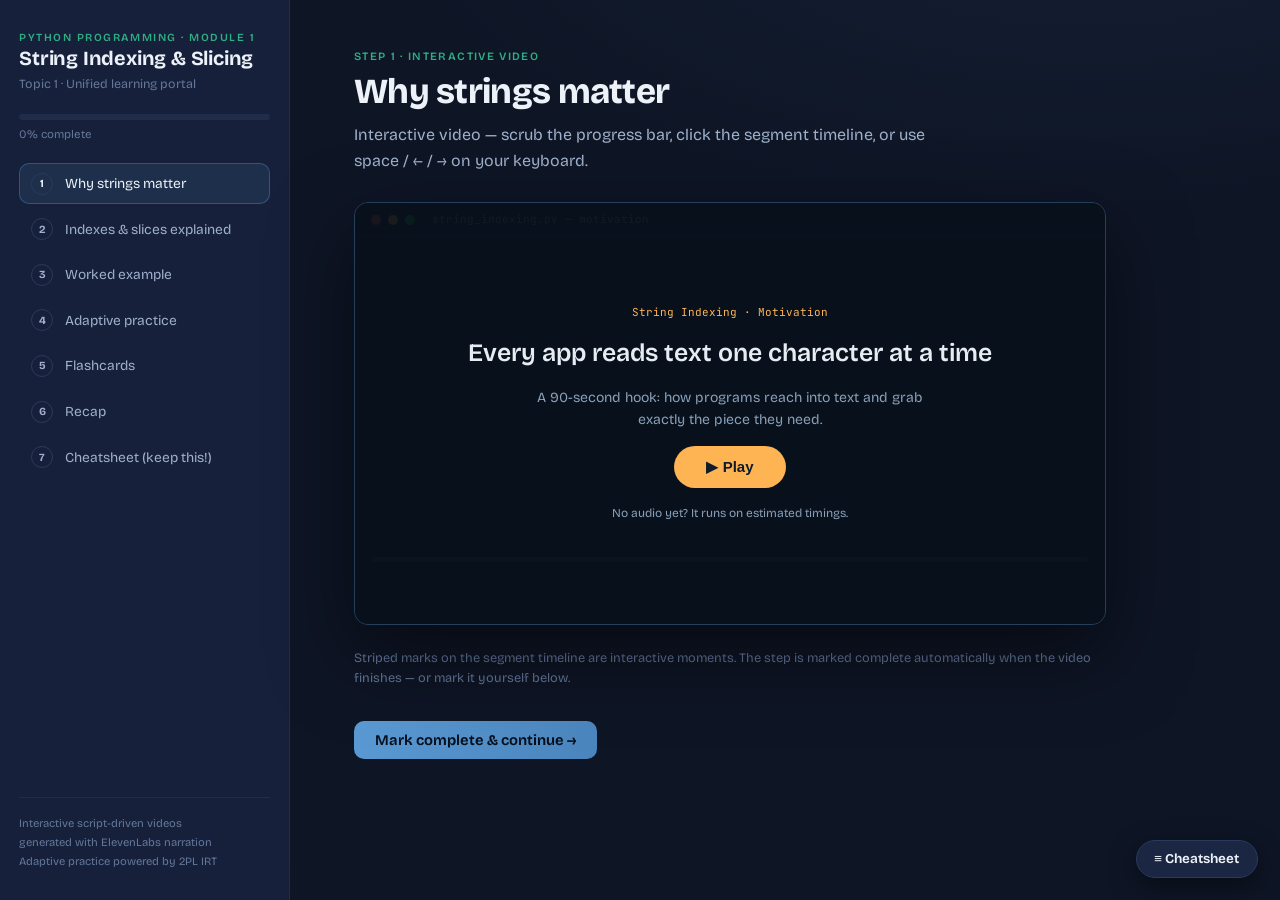
<file: index.html>
<!DOCTYPE html>
<html lang="en">
<head>
  <meta charset="UTF-8">
  <meta name="viewport" content="width=device-width, initial-scale=1.0">
  <title>String Indexing &amp; Slicing — Unified Learning Portal</title>
  <link rel="stylesheet" href="learning-experience/css/styles.css">
  <style>
    /* ════════════════════════════════════════════════════════════════
       EMBEDDED INTERACTIVE PLAYER ENGINE — styles
       Ported from the standalone players, scoped under .player-stage
       so nothing collides with the portal stylesheet.
       ════════════════════════════════════════════════════════════════ */
    .player-mount { margin-bottom: 1.4rem; }
    .player-note { font-size: 0.8rem; color: var(--text-3); margin-top: 0.6rem; }

    .player-stage{
      --pbg:#0d1b2a; --ppanel:#13263a; --pink:#e7ecf3; --pdim:#8aa0b8; --pline:#24405c;
      --pamber:#ffb454; --pamber-soft:rgba(255,180,84,.16);
      --pgreen:#7ee787; --pviolet:#a78bfa; --pviolet-soft:rgba(167,139,250,.16);
      --pmono:'JetBrains Mono','SFMono-Regular',ui-monospace,Consolas,monospace;
      --psans:'Bricolage Grotesque',-apple-system,'Segoe UI',sans-serif;
      width:100%;aspect-ratio:16/9;background:var(--ppanel);color:var(--pink);
      border:1px solid var(--pline);border-radius:14px;position:relative;
      box-shadow:0 30px 80px rgba(0,0,0,.5);overflow:hidden;
      font-family:var(--psans);line-height:1.4;
    }
    .player-stage .chrome{height:34px;border-bottom:1px solid var(--pline);display:flex;
      align-items:center;gap:7px;padding:0 16px;color:var(--pdim);
      font-family:var(--pmono);font-size:11px}
    .player-stage .pdot{width:10px;height:10px;border-radius:50%}
    .player-stage .pdot.r{background:#ff5f56}.player-stage .pdot.y{background:#ffbd2e}.player-stage .pdot.g{background:#27c93f}
    .player-stage .file{margin-left:10px}

    .player-stage .canvas{position:absolute;inset:34px 0 56px 0;display:flex;
      align-items:center;justify-content:center;padding:2% 6%}
    .player-stage .slide{position:absolute;inset:0;display:flex;flex-direction:column;
      align-items:center;justify-content:center;padding:3% 6%;text-align:center;
      opacity:0;transform:translateY(12px);
      transition:opacity .5s ease,transform .5s ease;
      pointer-events:none;z-index:0}
    .player-stage .slide.on{opacity:1;transform:none;pointer-events:auto;z-index:1}

    .player-stage .eyebrow{font-family:var(--pmono);font-size:11px;letter-spacing:.18em;
      text-transform:uppercase;color:var(--pamber);margin-bottom:14px}
    .player-stage h1{font-size:clamp(18px,2.6vw,32px);font-weight:600;line-height:1.18;max-width:22ch;
      letter-spacing:normal;color:var(--pink)}
    .player-stage h1 em{color:var(--pamber);font-style:normal}
    .player-stage .sub{color:var(--pdim);font-size:clamp(12px,1.3vw,16px);margin-top:14px;max-width:40ch;line-height:1.5}
    .player-stage .caption{color:var(--pink);font-size:clamp(13px,1.4vw,17px);margin-bottom:20px;font-weight:500}
    .player-stage .caption code,.player-stage .caption strong{color:var(--pamber);font-weight:600;background:none;border:none;padding:0}
    .player-stage .caption code{font-family:var(--pmono)}

    /* indexed grid */
    .player-stage .grid{display:flex;gap:6px;font-family:var(--pmono)}
    .player-stage .cell{display:flex;flex-direction:column;align-items:center;gap:6px;position:relative}
    .player-stage .glyph{width:clamp(32px,4.4vw,52px);height:clamp(32px,4.4vw,52px);
      display:flex;align-items:center;justify-content:center;font-size:clamp(16px,2.2vw,26px);
      border:1px solid var(--pline);border-radius:9px;background:#0e2034;
      transition:all .4s cubic-bezier(.22,1,.36,1)}
    .player-stage .idx,.player-stage .nidx{font-size:12px;color:var(--pdim);transition:color .4s ease,opacity .5s ease;opacity:0}
    .player-stage .nidx{font-size:10px;color:#5f7a96}
    .player-stage .idx.show,.player-stage .nidx.show{opacity:1}
    .player-stage .cell.hot .glyph{background:var(--pamber-soft);border-color:var(--pamber);color:var(--pamber);
      transform:translateY(-5px);box-shadow:0 10px 22px rgba(255,180,84,.28)}
    .player-stage .cell.hot .idx{color:var(--pamber)} .player-stage .cell.hot .nidx{color:var(--pamber)}
    .player-stage .cell.span .glyph{background:var(--pviolet-soft);border-color:var(--pviolet);color:#d8c7ff}
    .player-stage .grid.compact{gap:3px}
    .player-stage .grid.compact .glyph{width:clamp(17px,2vw,26px);height:clamp(20px,2.5vw,31px);font-size:clamp(11px,1.3vw,16px);border-radius:5px}
    .player-stage .grid.compact .idx{font-size:9px} .player-stage .grid.compact .nidx{font-size:8px}
    .player-stage .grid.compact .cell{gap:4px}
    .player-stage .cell.excluded .glyph{border-color:#ff6b6b;border-style:dashed;color:#ff9a9a;
      background:rgba(255,107,107,.08);opacity:.85}
    .player-stage .cell.excluded .idx{color:#ff9a9a}

    .player-stage .pointer{position:absolute;top:-28px;left:0;color:var(--pamber);font-size:18px;
      transition:transform .45s cubic-bezier(.22,1,.36,1),opacity .3s ease;opacity:0}
    .player-stage .pointer.show{opacity:1}

    .player-stage .expr{font-family:var(--pmono);font-size:clamp(14px,1.7vw,20px);margin-top:20px;min-height:1.4em}
    .player-stage .expr .res{color:var(--pgreen)} .player-stage .expr .cmt{color:var(--pdim)}

    /* code block */
    .player-stage .codeblock{font-family:var(--pmono);background:#0a1622;border:1px solid var(--pline);
      border-radius:10px;padding:12px 14px;margin-bottom:18px;text-align:left;
      min-width:min(420px,78vw);font-size:clamp(11px,1.3vw,15px)}
    .player-stage .codeline{display:flex;gap:12px;padding:3px 6px;border-radius:5px;color:var(--pdim);
      transition:background .3s,color .3s}
    .player-stage .codeline .lnum{color:#456;width:1.2em;text-align:right;user-select:none}
    .player-stage .codeline .ltext{color:#c8d6e5;white-space:pre}
    .player-stage .codeline.active{background:var(--pamber-soft)}
    .player-stage .codeline.active .ltext{color:var(--pink)}
    .player-stage .codeline.active .lnum{color:var(--pamber)}

    /* pyodide live cell */
    .player-stage .pyw{width:min(540px,82vw);gap:10px}
    .player-stage .pyeditor{width:100%;background:#0a1622;border:1px solid var(--pline);border-radius:10px;overflow:hidden}
    .player-stage .pycode{width:100%;min-height:100px;background:transparent;color:#c8d6e5;border:none;
      font-family:var(--pmono);font-size:13px;padding:12px;resize:vertical;line-height:1.5}
    .player-stage .pycode:focus{outline:none}
    .player-stage .pyrow{display:flex;align-items:center;gap:14px;width:100%}
    .player-stage .pystatus{font-family:var(--pmono);font-size:11px;color:var(--pdim)}
    .player-stage .pystatus.ready{color:var(--pgreen)}
    .player-stage .pyout{width:100%;min-height:2.2em;max-height:120px;overflow:auto;background:#0a1622;
      border:1px solid var(--pline);border-radius:10px;padding:10px 12px;font-family:var(--pmono);
      font-size:13px;color:var(--pgreen);white-space:pre-wrap;text-align:left;margin:0}
    .player-stage .pyout.err{color:#ff9a9a}
    .player-stage .pyhint{font-size:12px;color:var(--pdim);font-family:var(--pmono)}

    /* compare scene */
    .player-stage .compare{display:flex;gap:clamp(18px,4vw,56px);align-items:flex-start}
    .player-stage .cmpcol{display:flex;flex-direction:column;align-items:center;gap:12px}
    .player-stage .cmplabel{font-family:var(--pmono);font-size:clamp(13px,1.6vw,18px);color:var(--pink)}
    .player-stage .cmptag{font-size:12px;color:var(--pdim)}
    .player-stage .cmpres{font-family:var(--pmono);color:var(--pgreen);font-size:clamp(12px,1.4vw,16px)}

    /* in-player recap slide */
    .player-stage .vrecap{display:flex;flex-direction:column;gap:14px;max-width:32ch;text-align:left;margin-top:6px}
    .player-stage .vrecap li{list-style:none;display:flex;gap:11px;align-items:flex-start;
      font-size:clamp(12px,1.4vw,16px);line-height:1.4;opacity:0;transform:translateX(-10px);
      transition:opacity .5s ease,transform .5s ease}
    .player-stage .vrecap li.in{opacity:1;transform:none}
    .player-stage .vrecap .n{flex:0 0 auto;width:24px;height:24px;border-radius:50%;background:var(--pamber-soft);
      color:var(--pamber);font-family:var(--pmono);font-size:12px;display:flex;
      align-items:center;justify-content:center;margin-top:1px}
    .player-stage .vrecap code{font-family:var(--pmono);color:var(--pamber);background:none;border:none;padding:0}
    .player-stage .vrecap strong{color:var(--pamber)}

    /* interactive widgets (renamed: wopts/wopt/ixfb to avoid portal collisions) */
    .player-stage .widget{display:flex;flex-direction:column;align-items:center;gap:16px;margin-top:20px}
    .player-stage .wrow{display:flex;gap:10px;align-items:center;font-family:var(--pmono)}
    .player-stage .wrow input{width:60px;padding:8px;text-align:center;background:#0e2034;color:var(--pink);
      border:1px solid var(--pline);border-radius:8px;font-family:var(--pmono);font-size:16px}
    .player-stage .wrow input:focus{outline:none;border-color:var(--pamber)}
    .player-stage .btn{background:var(--pamber);color:#0d1b2a;border:none;font-weight:600;
      padding:9px 20px;border-radius:8px;font-size:14px;cursor:pointer;font-family:var(--psans)}
    .player-stage .btn.ghost{background:none;color:var(--pink);border:1px solid var(--pline)}
    .player-stage .ixfb{font-family:var(--pmono);font-size:14px;min-height:1.3em;color:var(--pgreen)}
    .player-stage .wopts{display:flex;gap:10px;flex-wrap:wrap;justify-content:center}
    .player-stage .wopt{font-family:var(--pmono);font-size:16px;padding:9px 16px;border:1px solid var(--pline);
      border-radius:9px;background:#0e2034;color:var(--pink);cursor:pointer;transition:all .2s}
    .player-stage .wopt:hover{border-color:var(--pamber)}
    .player-stage .wopt.correct{border-color:var(--pgreen);background:rgba(126,231,135,.14);color:var(--pgreen)}
    .player-stage .wopt.wrong{border-color:#ff6b6b;background:rgba(255,107,107,.12);color:#ff9a9a}
    .player-stage .explain{color:var(--pdim);font-size:13px;max-width:40ch;line-height:1.5;text-align:center}

    /* footer transport */
    .player-stage .scrubber{position:absolute;left:0;right:0;bottom:56px;height:18px;display:flex;align-items:center;
      padding:0 16px;cursor:pointer;z-index:3}
    .player-stage .scrub-track{position:relative;flex:1;height:5px;border-radius:3px;background:var(--pline)}
    .player-stage .scrub-fill{position:absolute;left:0;top:0;bottom:0;width:0;background:var(--pamber);border-radius:3px}
    .player-stage .scrub-head{position:absolute;top:50%;left:0;width:13px;height:13px;border-radius:50%;
      background:var(--pamber);transform:translate(-50%,-50%) scale(.6);opacity:0;
      transition:opacity .15s,transform .15s;box-shadow:0 1px 5px rgba(0,0,0,.5)}
    .player-stage .scrubber:hover .scrub-head,.player-stage .scrubber.dragging .scrub-head{opacity:1;transform:translate(-50%,-50%) scale(1)}
    .player-stage .scrubber:hover .scrub-track{height:7px}
    .player-stage .ptime{font-family:var(--pmono);font-size:11px;color:var(--pdim);white-space:nowrap;min-width:80px}
    .player-stage .controls{position:absolute;bottom:0;left:0;right:0;height:56px;border-top:1px solid var(--pline);
      display:flex;align-items:center;gap:10px;padding:0 16px;background:rgba(8,18,30,.6);z-index:3}
    .player-stage .controls button{background:none;border:none;color:var(--pink);cursor:pointer;font-size:14px;
      font-family:var(--psans);display:flex;align-items:center;gap:6px;padding:4px 8px;border-radius:7px;
      transition:background .15s,color .15s}
    .player-stage .controls button:hover{background:rgba(255,255,255,.07)}
    .player-stage .controls button:disabled{opacity:.3;cursor:default}
    .player-stage .controls button:disabled:hover{background:none}
    .player-stage .toggle{min-width:92px;justify-content:center}
    .player-stage .seg{font-family:var(--pmono);font-size:11px;color:var(--pdim);white-space:nowrap;
      max-width:140px;overflow:hidden;text-overflow:ellipsis}
    .player-stage .gatebadge{font-family:var(--pmono);font-size:11px;color:var(--pamber)}

    /* clickable segment timeline */
    .player-stage .timeline{flex:1;display:flex;align-items:center;gap:6px;min-width:0}
    .player-stage .ptick{position:relative;flex:1;height:6px;border-radius:3px;background:var(--pline);
      cursor:pointer;transition:background .2s}
    .player-stage .ptick:hover{background:#3a5f86}
    .player-stage .ptick.done{background:var(--pamber)}
    .player-stage .ptick.active{background:var(--pamber);box-shadow:0 0 0 2px rgba(255,180,84,.3)}
    .player-stage .ptick.ix{background:repeating-linear-gradient(45deg,var(--pline),var(--pline) 3px,#1a3550 3px,#1a3550 6px)}
    .player-stage .ptick.ix.done,.player-stage .ptick.ix.active{background:repeating-linear-gradient(45deg,var(--pamber),var(--pamber) 3px,#e09a30 3px,#e09a30 6px)}
    .player-stage .ptick .tip{position:absolute;bottom:16px;left:50%;transform:translateX(-50%);
      background:#0a1622;border:1px solid var(--pline);color:var(--pink);font-family:var(--pmono);
      font-size:10px;padding:4px 8px;border-radius:6px;white-space:nowrap;opacity:0;
      pointer-events:none;transition:opacity .15s;z-index:7}
    .player-stage .ptick:hover .tip{opacity:1}
    .player-stage .ptick .tip .num{color:var(--pamber)}

    /* interaction gate banner */
    .player-stage .ix-wait{position:absolute;bottom:64px;left:50%;transform:translateX(-50%);
      background:rgba(255,180,84,.14);border:1px solid var(--pamber);color:var(--pamber);
      padding:6px 14px;border-radius:999px;font-size:12px;font-family:var(--pmono);
      opacity:0;transition:opacity .3s;pointer-events:none;z-index:4}
    .player-stage .ix-wait.show{opacity:1}

    .player-stage .gate{position:absolute;inset:0;background:rgba(8,16,26,.93);display:flex;flex-direction:column;
      align-items:center;justify-content:center;gap:16px;z-index:6;text-align:center;padding:7%}
    .player-stage .gate h2{font-size:clamp(17px,2.2vw,25px);font-weight:600;letter-spacing:normal}
    .player-stage .gate p{color:var(--pdim);max-width:46ch;line-height:1.55;font-size:14px}
    .player-stage .gate code{font-family:var(--pmono);color:var(--pamber);background:#0e2034;padding:2px 6px;border-radius:5px;font-size:12px;border:none}
    .player-stage .start{background:var(--pamber);color:#0d1b2a;border:none;font-weight:600;padding:12px 32px;border-radius:999px;font-size:15px;cursor:pointer}
    /* fullscreen mode — stage fills the screen, slide content centered at 16/9 */
    .player-stage:fullscreen{
      width:100vw;height:100vh;aspect-ratio:auto;
      border:none;border-radius:0;box-shadow:none;
      background:var(--pbg);
    }
    .player-stage:fullscreen .canvas{inset:34px 0 56px 0}
    @media (prefers-reduced-motion:reduce){.player-stage *{transition:none!important}}
  </style>
</head>
<body>

  <div class="shell">

    <aside class="sidebar">
      <div>
        <div class="brand-kicker">Python Programming · Module 1</div>
        <div class="brand-title">String Indexing &amp; Slicing</div>
        <div class="brand-sub">Topic 1 · Unified learning portal</div>
      </div>

      <div>
        <div class="arc-progress"><div class="arc-progress-fill" id="arc-progress-fill"></div></div>
        <div class="arc-progress-label" id="arc-progress-label">0% complete</div>
      </div>

      <nav class="arc-nav" id="arc-nav"></nav>

      <div class="sidebar-foot">
        Interactive script-driven videos<br>
        generated with ElevenLabs narration<br>
        Adaptive practice powered by 2PL IRT
      </div>
    </aside>

    <main class="main">
      <div id="step-content"></div>
    </main>

  </div>

  <script src="learning-experience/js/items.js"></script>
  <script src="learning-experience/js/irt.js"></script>
  <script src="learning-experience/js/practice.js"></script>

  <script>
  // ════════════════════════════════════════════════════════════════════
  // EMBEDDED PLAYER ENGINE
  // Instance-based port of the standalone player (worked-example engine,
  // a superset of all three). One createPlayer() per video step; each
  // instance fetches <base>/script.json + <base>/audio/manifest.json and
  // streams <base>/audio/seg_NN.mp3. Destroyed when the step changes.
  // ════════════════════════════════════════════════════════════════════

  /* shared Pyodide loader (lazy, loaded once for the whole portal) */
  let _pyodide=null, _pyLoading=null;
  function ensurePyodide(onReady, onProgress){
    if(_pyodide){ if(onReady) onReady(); return Promise.resolve(_pyodide); }
    if(!_pyLoading){
      if(onProgress) onProgress('loading Python…');
      _pyLoading=new Promise((resolve,reject)=>{
        const s=document.createElement('script');
        s.src='https://cdn.jsdelivr.net/pyodide/v0.26.2/full/pyodide.js';
        s.onload=async ()=>{
          try{
            _pyodide=await loadPyodide({indexURL:'https://cdn.jsdelivr.net/pyodide/v0.26.2/full/'});
            resolve(_pyodide);
          }catch(e){ reject(e); }
        };
        s.onerror=()=>reject(new Error('Could not load Python (needs internet)'));
        document.head.appendChild(s);
      });
    }
    _pyLoading.then(()=>{ if(onReady) onReady(); }).catch(e=>{ if(onProgress) onProgress('Python failed to load — needs internet'); });
    return _pyLoading;
  }

  function escapeHTML(s){ return String(s).replace(/&/g,'&amp;').replace(/</g,'&lt;').replace(/>/g,'&gt;'); }
  function fmtTime(s){ s=Math.max(0,Math.floor(s)); return `${Math.floor(s/60)}:${String(s%60).padStart(2,'0')}`; }

  function createPlayer(mount, base, opts){
    opts=opts||{};
    let SCRIPT=null, manifest=null, audioEl=null, audioBust=0, idx=0, paused=false, usingAudio=false, waiting=false;
    let rafId=null, segPos=0, segDur=0, lastTs=0, dragging=false, started=false, destroyed=false;
    let sceneCues=[], curSlide=null, curSeg=null;

    mount.innerHTML=`
      <div class="player-stage">
        <div class="chrome">
          <span class="pdot r"></span><span class="pdot y"></span><span class="pdot g"></span>
          <span class="file">${escapeHTML(opts.fileLabel||'player')}</span>
        </div>
        <div class="canvas"></div>
        <div class="ix-wait">Interactive — try it, then press Continue ▸</div>
        <div class="scrubber" title="Click or drag to seek within this segment">
          <div class="scrub-track"><div class="scrub-fill"></div><div class="scrub-head"></div></div>
        </div>
        <div class="controls" style="display:none">
          <button class="prev" title="Previous (←)">⏮</button>
          <button class="toggle" title="Play / Pause (space)">⏸ Pause</button>
          <button class="next" title="Next (→)">⏭</button>
          <span class="ptime">0:00 / 0:00</span>
          <div class="timeline"></div>
          <button class="replay" title="Restart">↻</button>
          <button class="fs" title="Fullscreen (f)">⛶</button>
          <span class="seg"></span>
        </div>
        <div class="gate">
          <div class="gatebadge">${escapeHTML(opts.gateBadge||'')}</div>
          <h2>${escapeHTML(opts.gateTitle||'')}</h2>
          <p>${opts.gateDesc||''}</p>
          <button class="start">▶ Play</button>
          <p style="font-size:12px">No audio yet? It runs on estimated timings.</p>
        </div>
      </div>`;

    const stage=mount.querySelector('.player-stage');
    const $=s=>stage.querySelector(s);
    const canvas=$('.canvas'), segLabel=$('.seg'), controls=$('.controls'), gate=$('.gate'),
          toggleBtn=$('.toggle'), ixWait=$('.ix-wait'), prevBtn=$('.prev'), nextBtn=$('.next'),
          timeline=$('.timeline'), scrubber=$('.scrubber'), scrubFill=$('.scrub-fill'),
          scrubHead=$('.scrub-head'), timeLabel=$('.ptime');

    /* ---------- builders ---------- */
    function gridHTML(cfg){
      const word=cfg.word, len=[...word].length;
      const excl=cfg.exclude||[];
      let cells=[...word].map((ch,i)=>{
        const neg = cfg.reveal_negative ? `<div class="nidx">${i-len}</div>` : '';
        const ex = excl.includes(i) ? ' excluded' : '';
        return `<div class="cell${ex}" data-i="${i}">
          <div class="pointer">▼</div>
          <div class="glyph">${ch==' '?'&nbsp;':ch}</div>
          <div class="idx">${i}</div>${neg}
        </div>`;
      }).join('');
      return `<div class="grid${cfg.compact?' compact':''}">${cells}</div>`;
    }

    function codeBlockHTML(lines, activeLine){
      const rows=(lines||[]).map((ln,i)=>{
        const active = (ln.hl || i===activeLine) ? ' active' : '';
        return `<div class="codeline${active}"><span class="lnum">${i+1}</span><span class="ltext">${escapeHTML(ln.text)}</span></div>`;
      }).join('');
      return `<div class="codeblock">${rows}</div>`;
    }

    function pyodideWidgetHTML(cfg){
      return `<div class="widget pyw" data-w="pyodide">
        <div class="pyeditor"><textarea class="pycode" spellcheck="false">${escapeHTML(cfg.starter_code||'')}</textarea></div>
        <div class="pyrow">
          <button class="btn pyrun">▶ Run</button>
          <span class="pystatus">loading Python…</span>
        </div>
        <pre class="pyout" aria-live="polite"></pre>
        ${cfg.hint?`<div class="pyhint">💡 ${escapeHTML(cfg.hint)}</div>`:''}
      </div>`;
    }

    function sliceWidgetHTML(cfg){
      return `<div class="widget" data-w="slice">
        <div class="wrow">s[<input class="ixIn" type="number" min="${cfg.min}" max="${cfg.max}" value="0">]
          <button class="btn ixRun">Run</button></div>
        <div class="ixfb"></div>
      </div>`;
    }
    function predictWidgetHTML(cfg){
      const optBtns=cfg.options.map((o,i)=>`<button class="wopt" data-i="${i}">${escapeHTML(o)}</button>`).join('');
      return `<div class="widget" data-w="predict">
        <div class="wopts">${optBtns}</div>
        <div class="explain pxExp"></div>
      </div>`;
    }

    function buildSlide(seg){
      const s=document.createElement('section');
      s.className='slide'; s.dataset.seg=seg.id;
      const eye=seg.eyebrow?`<div class="eyebrow">${seg.eyebrow}</div>`:'';

      if(seg.scene==='title' || seg.scene==='recap'){
        if(seg.scene==='recap'){
          const lis=seg.recap_points.map((p,i)=>`<li><span class="n">${i+1}</span><span>${p}</span></li>`).join('');
          s.innerHTML=`${eye}<h1>${seg.heading||''}</h1><ul class="vrecap">${lis}</ul>`;
        }else{
          s.innerHTML=`${eye}<h1>${seg.heading}</h1>${seg.sub?`<p class="sub">${seg.sub}</p>`:''}`;
        }
      }
      else if(seg.scene==='grid'){
        const cap=seg.caption?`<div class="caption">${seg.caption}</div>`:'';
        let inner=`${eye}${cap}${gridHTML(seg.grid)}`;
        if(seg.kind==='narration') inner+=`<div class="expr">${seg.expr||''}</div>`;
        if(seg.kind==='interactive'&&seg.widget==='slice_cell') inner+=sliceWidgetHTML(seg.config);
        if(seg.kind==='interactive'&&seg.widget==='predict') inner+=predictWidgetHTML(seg.config);
        s.innerHTML=inner;
      }
      else if(seg.scene==='compare'){
        const c=seg.compare;
        const col=(d)=>`<div class="cmpcol">
            <div class="cmplabel">${d.label}</div>
            ${gridHTML({word:c.word,reveal_index:true})}
            <div class="cmpres">→ ${d.result}</div><div class="cmptag">${d.tag}</div>
          </div>`;
        s.innerHTML=`${eye}<div class="caption">${seg.caption||''}</div>
          <div class="compare">${col(c.left)}${col(c.right)}</div>`;
      }
      else if(seg.scene==='code_grid'){
        const cap=seg.caption?`<div class="caption">${seg.caption}</div>`:'';
        const gridCfg=Object.assign({compact:true}, seg.grid||{});
        s.innerHTML=`${eye}${cap}
          ${codeBlockHTML(seg.code, seg.active_line)}
          ${gridHTML(gridCfg)}
          <div class="expr">${seg.expr||''}</div>`;
      }
      else if(seg.scene==='code_live'){
        const cap=seg.caption?`<div class="caption">${seg.caption}</div>`:'';
        s.innerHTML=`${eye}${cap}${pyodideWidgetHTML(seg.config)}`;
      }
      canvas.appendChild(s);
      return s;
    }

    /* ---------- per-scene animation (cue-list model, seekable) ---------- */
    function setHighlight(slide, list, mode){
      slide.querySelectorAll('.cell').forEach(c=>{
        c.classList.remove('hot','span');
        const i=+c.dataset.i;
        if(list&&list.includes(i)) c.classList.add(mode==='span'?'span':'hot');
      });
    }
    function setPointer(slide, pos){
      slide.querySelectorAll('.pointer').forEach(p=>p.classList.remove('show'));
      if(pos==null) return;
      const cell=slide.querySelector(`.cell[data-i="${pos}"]`);
      if(cell) cell.querySelector('.pointer').classList.add('show');
    }

    function buildCues(slide, seg, durSec){
      const cues=[];
      const idxEls=[...slide.querySelectorAll('.idx')];
      const negEls=[...slide.querySelectorAll('.nidx')];
      if(seg.grid?.reveal_index){
        idxEls.forEach((el,i)=>cues.push({t:120*i+150, fn:()=>el.classList.add('show')}));
      }
      if(seg.grid?.reveal_negative){
        const baseT=120*idxEls.length+250;
        negEls.forEach((el,i)=>{
          const order = seg.grid.walk_from_end ? (negEls.length-1-i) : i;
          cues.push({t:baseT+120*order, fn:()=>el.classList.add('show')});
        });
      }
      if(seg.expr_steps && seg.expr_steps.length){
        const exprEl=slide.querySelector('.expr');
        seg.expr_steps.forEach(st=>{
          const t=Math.max(0,(st.at||0)*durSec*1000);
          cues.push({t, fn:()=>{
            setHighlight(slide, st.highlight, 'hot');
            setPointer(slide, st.pointer);
            if(exprEl && st.expr!=null) exprEl.innerHTML=st.expr;
          }});
        });
      } else if(seg.grid && seg.grid.highlight){
        cues.push({t:400, fn:()=>{ setHighlight(slide, seg.grid.highlight,'hot'); setPointer(slide, seg.grid.pointer); }});
      }
      if(seg.scene==='compare'){
        const cols=[...slide.querySelectorAll('.cmpcol')]; const c=seg.compare;
        cues.push({t:500, fn:()=>setHighlight(cols[0], c.left.highlight,'hot')});
        cues.push({t:1400, fn:()=>setHighlight(cols[1], c.right.highlight,'span')});
      }
      if(seg.scene==='recap'){
        slide.querySelectorAll('.vrecap li').forEach((li,i)=>
          cues.push({t:400+500*i, fn:()=>li.classList.add('in')}));
      }
      cues.sort((a,b)=>a.t-b.t);
      return cues;
    }

    function resetSceneVisuals(slide){
      slide.querySelectorAll('.idx,.nidx').forEach(e=>e.classList.remove('show'));
      slide.querySelectorAll('.cell').forEach(c=>c.classList.remove('hot','span'));
      slide.querySelectorAll('.pointer').forEach(p=>p.classList.remove('show'));
      slide.querySelectorAll('.vrecap li').forEach(li=>li.classList.remove('in'));
    }

    function applyCuesUpTo(slide, posMs){
      resetSceneVisuals(slide);
      sceneCues.forEach(c=>{ if(c.t<=posMs) c.fn(); });
    }

    /* ---------- interactive wiring ---------- */
    function wireInteractive(slide, seg){
      if(seg.widget==='slice_cell'){
        const inp=slide.querySelector('.ixIn'), run=slide.querySelector('.ixRun'), fb=slide.querySelector('.ixfb');
        const word=seg.config.word;
        const doRun=()=>{
          let v=parseInt(inp.value,10);
          if(isNaN(v)||v<seg.config.min||v>seg.config.max){ fb.style.color='#ff9a9a'; fb.textContent=`Pick 0 to ${seg.config.max}`; return; }
          setHighlight(slide,[v],'hot'); setPointer(slide,v);
          fb.style.color='var(--pgreen)'; fb.textContent=`s[${v}] → '${word[v]}'`;
        };
        run.onclick=doRun;
        inp.onkeydown=e=>{ if(e.key==='Enter') doRun(); };
      }
      if(seg.widget==='predict'){
        const exp=slide.querySelector('.pxExp');
        slide.querySelectorAll('.wopt').forEach(btn=>{
          btn.onclick=()=>{
            const i=+btn.dataset.i, correct=seg.config.correct_index;
            slide.querySelectorAll('.wopt').forEach(b=>b.style.pointerEvents='none');
            if(i===correct){ btn.classList.add('correct'); }
            else{ btn.classList.add('wrong'); slide.querySelectorAll('.wopt')[correct].classList.add('correct'); }
            setHighlight(slide, seg.config.reveal_highlight,'hot');
            setPointer(slide, seg.config.reveal_highlight[0]);
            exp.textContent=seg.config.explanation;
          };
        });
      }
      if(seg.widget==='pyodide_cell'){
        const runBtn=slide.querySelector('.pyrun');
        const status=slide.querySelector('.pystatus');
        const out=slide.querySelector('.pyout');
        const code=slide.querySelector('.pycode');

        const markReady=()=>{ status.textContent='Python ready'; status.classList.add('ready'); runBtn.disabled=false; };
        if(_pyodide){ markReady(); }
        else{
          runBtn.disabled=true; status.textContent='loading Python…';
          ensurePyodide(markReady, (msg)=>{ status.textContent=msg; });
        }

        if(runBtn.dataset.wired==='1') return;
        runBtn.dataset.wired='1';
        const run=async ()=>{
          out.classList.remove('err'); out.textContent='running…';
          try{
            const py=await ensurePyodide();
            py.runPython(`import sys,io\n_b=io.StringIO()\nsys.stdout=_b`);
            let result;
            try{ result=py.runPython(code.value); }
            finally{ py.runPython(`sys.stdout=sys.__stdout__`); }
            let printed=py.runPython(`_b.getvalue()`);
            let text=(printed||'');
            if(result!==undefined && result!==null && String(result)!=='undefined' && text==='') text=String(result);
            out.textContent = text!=='' ? text : '(no output — add a print())';
          }catch(e){
            out.classList.add('err');
            out.textContent=String(e.message||e).split('\n').slice(-6).join('\n');
          }
        };
        runBtn.onclick=run;
      }
    }

    /* ---------- playback engine (clock-based, seekable) ---------- */
    function stopClock(){ if(rafId){ cancelAnimationFrame(rafId); rafId=null; } }
    function stopPlayback(){
      stopClock();
      if(usingAudio && audioEl){ audioEl.pause(); }
      waiting=false; ixWait.classList.remove('show');
    }

    function showSlide(i){
      canvas.querySelectorAll('.slide').forEach(s=>s.classList.remove('on'));
      const seg=SCRIPT.segments[i];
      const slide=canvas.querySelector(`.slide[data-seg="${seg.id}"]`);
      slide.classList.add('on');
      segLabel.textContent=`${i+1} / ${SCRIPT.segments.length} · ${seg.eyebrow||''}`;
      updateTimeline(i);
      prevBtn.disabled = i<=0;
      nextBtn.disabled = i>=SCRIPT.segments.length-1;
      return slide;
    }
    function durationFor(i){
      if(usingAudio && manifest?.segments?.[i]?.duration) return manifest.segments[i].duration;
      return SCRIPT.segments[i].est_seconds;
    }

    function updateScrub(){
      const pct = segDur>0 ? Math.min(100,(segPos/segDur)*100) : 0;
      scrubFill.style.width=pct+'%';
      scrubHead.style.left=pct+'%';
      timeLabel.textContent=`${fmtTime(segPos)} / ${fmtTime(segDur)}`;
    }

    function renderAt(posMs){
      if(curSlide) applyCuesUpTo(curSlide, posMs);
      updateScrub();
    }

    function tick(ts){
      if(destroyed) return;
      if(paused||waiting){ lastTs=ts; rafId=requestAnimationFrame(tick); return; }
      if(!lastTs) lastTs=ts;
      const dt=(ts-lastTs)/1000; lastTs=ts;
      if(usingAudio && audioEl && !audioEl.paused){
        segPos=audioEl.currentTime;
      } else {
        segPos+=dt;
      }
      renderAt(segPos*1000);
      if(segPos>=segDur-0.02){
        segPos=segDur; renderAt(segDur*1000);
        onSegmentEnd(); return;
      }
      rafId=requestAnimationFrame(tick);
    }

    function onSegmentEnd(){
      stopClock();
      const seg=SCRIPT.segments[idx];
      if(seg.kind==='interactive'){ enterWaitState(); }
      else if(idx<SCRIPT.segments.length-1){ playIndex(idx+1); }
      else finish();
    }

    function playIndex(i){
      stopPlayback();
      paused=false; waiting=false; lastTs=0;
      toggleBtn.textContent='⏸ Pause';
      if(i>=SCRIPT.segments.length){ finish(); return; }
      idx=i;
      curSeg=SCRIPT.segments[i];
      curSlide=showSlide(i);
      segDur=durationFor(i);
      segPos=0;
      sceneCues=buildCues(curSlide, curSeg, segDur);
      if(curSeg.kind==='interactive') wireInteractive(curSlide, curSeg);
      renderAt(0);
      if(usingAudio && audioEl){
        audioEl.src=`${base}/audio/${curSeg.id}.mp3?v=${audioBust}`;
        audioEl.currentTime=0; audioEl.play().catch(()=>{});
      }
      rafId=requestAnimationFrame(tick);
    }

    function seekFrac(frac){
      if(!curSeg) return;
      frac=Math.max(0,Math.min(1,frac));
      segPos=frac*segDur;
      if(usingAudio && audioEl){ try{ audioEl.currentTime=segPos; }catch(e){} }
      renderAt(segPos*1000);
      lastTs=0;
      if(waiting && frac<0.999){ waiting=false; ixWait.classList.remove('show'); toggleBtn.textContent='⏸ Pause'; if(!rafId) rafId=requestAnimationFrame(tick); }
    }

    function jumpTo(i){
      i=Math.max(0,Math.min(SCRIPT.segments.length-1,i));
      playIndex(i);
    }

    /* ---------- timeline ---------- */
    function buildTimeline(){
      timeline.innerHTML='';
      SCRIPT.segments.forEach((seg,i)=>{
        const t=document.createElement('div');
        t.className='ptick'+(seg.kind==='interactive'?' ix':'');
        const kindTag = seg.kind==='interactive' ? ' · interactive' : '';
        t.innerHTML=`<span class="tip"><span class="num">${i+1}</span> ${seg.eyebrow||seg.scene}${kindTag}</span>`;
        t.onclick=()=>jumpTo(i);
        timeline.appendChild(t);
      });
    }
    function updateTimeline(active){
      [...timeline.children].forEach((t,i)=>{
        t.classList.toggle('active', i===active);
        t.classList.toggle('done', i<active);
      });
    }

    function enterWaitState(){
      waiting=true; ixWait.classList.add('show');
      segPos=segDur; updateScrub();
      toggleBtn.textContent='▸ Continue';
    }
    function leaveWaitState(){
      waiting=false; ixWait.classList.remove('show');
      toggleBtn.textContent='⏸ Pause';
      playIndex(idx+1);
    }

    function finish(){
      stopClock(); toggleBtn.textContent='✓ Done'; segLabel.textContent='Complete';
      if(opts.onFinish) opts.onFinish();
    }

    function pause(){
      paused=true;
      if(usingAudio&&audioEl) audioEl.pause();
      toggleBtn.textContent='▶ Resume';
    }
    function resume(){
      paused=false; lastTs=0;
      toggleBtn.textContent='⏸ Pause';
      if(usingAudio&&audioEl) audioEl.play().catch(()=>{});
      if(!rafId) rafId=requestAnimationFrame(tick);
    }

    toggleBtn.onclick=()=>{
      if(waiting){ leaveWaitState(); return; }
      paused?resume():pause();
    };
    prevBtn.onclick=()=>{ if(idx>0) jumpTo(idx-1); };
    nextBtn.onclick=()=>{ if(idx<SCRIPT.segments.length-1) jumpTo(idx+1); };
    $('.replay').onclick=()=>jumpTo(0);
    const fsBtn=$('.fs');
    function toggleFullscreen(){
      if(document.fullscreenElement===stage){ document.exitFullscreen(); }
      else{ stage.requestFullscreen().catch(()=>{}); }
    }
    fsBtn.onclick=toggleFullscreen;
    function onFsChange(){
      fsBtn.textContent = document.fullscreenElement===stage ? '🗗' : '⛶';
      fsBtn.title = document.fullscreenElement===stage ? 'Exit fullscreen (f)' : 'Fullscreen (f)';
    }
    document.addEventListener('fullscreenchange',onFsChange);

    /* ---------- scrubber seeking ---------- */
    function fracFromEvent(e){
      const track=scrubber.querySelector('.scrub-track');
      const r=track.getBoundingClientRect();
      const x=(e.touches?e.touches[0].clientX:e.clientX)-r.left;
      return r.width>0 ? x/r.width : 0;
    }
    function startDrag(e){
      if(!started||!curSeg) return;
      dragging=true; scrubber.classList.add('dragging');
      seekFrac(fracFromEvent(e));
      e.preventDefault();
    }
    function moveDrag(e){ if(dragging) seekFrac(fracFromEvent(e)); }
    function endDrag(){ dragging=false; scrubber.classList.remove('dragging'); }
    scrubber.addEventListener('mousedown',startDrag);
    document.addEventListener('mousemove',moveDrag);
    document.addEventListener('mouseup',endDrag);
    scrubber.addEventListener('touchstart',startDrag,{passive:false});
    document.addEventListener('touchmove',moveDrag,{passive:false});
    document.addEventListener('touchend',endDrag);

    /* ---------- keyboard (delegated from portal) ---------- */
    function kb(e){
      if(!started||destroyed) return;
      if(e.target.tagName==='INPUT' || e.target.tagName==='TEXTAREA') return;
      if(e.key===' '){ e.preventDefault(); toggleBtn.click(); }
      else if(e.key==='ArrowLeft'){ e.preventDefault(); prevBtn.click(); }
      else if(e.key==='ArrowRight'){ e.preventDefault(); nextBtn.click(); }
      else if(e.key==='f' || e.key==='F'){ e.preventDefault(); toggleFullscreen(); }
    }

    /* ---------- boot ---------- */
    async function loadManifest(){
      try{ const r=await fetch(`${base}/audio/manifest.json`,{cache:'no-store'}); if(r.ok){ manifest=await r.json(); usingAudio=true; } }
      catch(e){ usingAudio=false; }
    }
    async function boot(){
      try{
        SCRIPT=await (await fetch(`${base}/script.json`,{cache:'no-store'})).json();
      }catch(e){
        gate.innerHTML=`<h2>Could not load script.json</h2>
          <p>Serve this folder over HTTP — from the project root run
          <code>python -m http.server 8000</code> and open
          <code>http://localhost:8000/portal.html</code></p>`;
        return;
      }
      SCRIPT.segments.forEach(buildSlide);
      buildTimeline();
    }
    $('.start').onclick=async ()=>{
      if(!SCRIPT) return;
      audioBust=Date.now();
      // ONE audio element created inside the user gesture, then reused per
      // segment — keeps autoplay unlocked for auto-advanced segments.
      audioEl=new Audio(); audioEl.preload='auto';
      await loadManifest();
      if(!usingAudio){ audioEl=null; }
      gate.style.display='none'; controls.style.display='flex';
      started=true;
      if(SCRIPT.segments.some(s=>s.widget==='pyodide_cell')) ensurePyodide();
      playIndex(0);
    };
    boot();

    function destroy(){
      destroyed=true;
      stopPlayback();
      if(document.fullscreenElement===stage) document.exitFullscreen().catch(()=>{});
      document.removeEventListener('fullscreenchange',onFsChange);
      if(audioEl){ audioEl.pause(); audioEl.src=''; audioEl=null; }
      document.removeEventListener('mousemove',moveDrag);
      document.removeEventListener('mouseup',endDrag);
      document.removeEventListener('touchmove',moveDrag);
      document.removeEventListener('touchend',endDrag);
      mount.innerHTML='';
    }

    return { destroy, kb };
  }

  // ════════════════════════════════════════════════════════════════════
  // PORTAL APP
  // Arc: 1 motivation · 2 concept explainer · 3 worked example ·
  //      4 adaptive practice · 5 flashcards · 6 recap · 7 cheatsheet
  // Steps 1–3 embed the interactive script-driven players.
  // ════════════════════════════════════════════════════════════════════

  const App = (() => {

    const STEPS = [
      { id: "motivation", label: "Why strings matter", kind: "player",
        base: "motivation video",
        file: "string_indexing.py — motivation",
        gateBadge: "String Indexing · Motivation",
        gateTitle: "Every app reads text one character at a time",
        gateDesc: "A 90-second hook: how programs reach into text and grab exactly the piece they need.",
        lead: "Interactive video — scrub the progress bar, click the segment timeline, or use space / ← / → on your keyboard." },
      { id: "concept", label: "Indexes & slices explained", kind: "player",
        base: "concept explainer",
        file: "string_indexing.py — concept explainer",
        gateBadge: "String Indexing · Concept Explainer",
        gateTitle: "How indexing works",
        gateDesc: "A 3-minute walk-through with two spots where you try it yourself.",
        lead: "This video pauses twice for you to try it yourself — run an index, predict an answer — then press Continue." },
      { id: "worked", label: "Worked example", kind: "player",
        base: "worked example",
        file: "string_indexing.py — worked example",
        gateBadge: "String Indexing · Worked Example",
        gateTitle: "Slice a real string, step by step",
        gateDesc: "Watch the code being built, then run <strong>real Python in your browser</strong> to experiment.",
        lead: "Watch an expert slice a real email address. At the end you get a live Python cell — real code running in your browser." },
      { id: "practice", label: "Adaptive practice", kind: "practice" },
      { id: "flashcards", label: "Flashcards", kind: "flashcards" },
      { id: "recap", label: "Recap", kind: "player",
        base: "recap video",
        file: "string_indexing.py — recap",
        gateBadge: "String Indexing · Recap",
        gateTitle: "Everything you learned, in two minutes",
        gateDesc: "One quick pass over the five takeaways, with one last prediction to lock it in.",
        lead: "A 2-minute interactive recap — it pauses once for a final prediction before the takeaways.",
        extra: `
          <div class="recap-points">
            <h3>The five takeaways</h3>
            <ol>
              <li>Every character has an index, starting at <strong>0</strong>. <code>s[0]</code> is first, <code>s[-1]</code> is last.</li>
              <li>Square brackets give access — one number, one character.</li>
              <li>A colon gives a range: <code>s[start:stop]</code> — and the <strong>stop is exclusive</strong>.</li>
              <li>Slicing is safe — out-of-bounds slices never crash.</li>
              <li>Strings are <strong>immutable</strong> — slicing returns a new string, never modifies the original.</li>
            </ol>
          </div>` },
      { id: "cheatsheet", label: "Cheatsheet (keep this!)", kind: "cheatsheet" },
    ];

    let currentStep = 0;
    let completed = new Set();
    let activePlayer = null;

    // ── Persistence ──────────────────────────────────────────────────
    function saveProgress() {
      try { localStorage.setItem("sis-portal-progress", JSON.stringify([...completed])); } catch (e) { /* in-memory only */ }
    }
    function loadProgress() {
      try {
        const raw = localStorage.getItem("sis-portal-progress");
        if (raw) completed = new Set(JSON.parse(raw));
      } catch (e) { /* ignore */ }
    }

    // ── Navigation ───────────────────────────────────────────────────
    function goTo(i) {
      currentStep = Math.max(0, Math.min(STEPS.length - 1, i));
      render();
    }
    function goToId(id) {
      const i = STEPS.findIndex(s => s.id === id);
      if (i >= 0) goTo(i);
    }
    function markComplete(i, advance = true) {
      completed.add(STEPS[i].id);
      saveProgress();
      if (advance && i < STEPS.length - 1) goTo(i + 1);
      else render();
    }

    // ── Rendering ────────────────────────────────────────────────────
    function esc(s) { return String(s).replace(/&/g, "&amp;").replace(/</g, "&lt;").replace(/>/g, "&gt;"); }

    function render() {
      if (activePlayer) { activePlayer.destroy(); activePlayer = null; }
      renderSidebar();
      renderStep();
      window.scrollTo({ top: 0 });
    }

    function renderSidebar() {
      const nav = document.getElementById("arc-nav");
      nav.innerHTML = STEPS.map((s, i) => `
        <button class="nav-step ${i === currentStep ? "active" : ""} ${completed.has(s.id) ? "done" : ""}"
                onclick="App.goTo(${i})">
          <span class="nav-dot">${completed.has(s.id) ? "✓" : i + 1}</span>
          <span class="nav-label">${s.label}</span>
        </button>`).join("");

      const pct = Math.round((completed.size / STEPS.length) * 100);
      document.getElementById("arc-progress-fill").style.width = pct + "%";
      document.getElementById("arc-progress-label").textContent = pct + "% complete";
    }

    // ── Step rendering ────────────────────────────────────────────────
    function renderStep() {
      const main = document.getElementById("step-content");
      const step = STEPS[currentStep];

      switch (step.kind) {

        case "player": {
          main.innerHTML = `
            <div class="step-head">
              <div class="step-kicker">Step ${currentStep + 1} · Interactive video</div>
              <h2>${step.label}</h2>
              <p class="step-lead">${step.lead}</p>
            </div>
            <div class="player-mount"></div>
            <p class="player-note">Striped marks on the segment timeline are interactive moments. The step is marked complete automatically when the video finishes — or mark it yourself below.</p>
            ${step.extra || ""}
            <button class="btn-primary step-done-btn" onclick="App.markComplete(${currentStep})">Mark complete & continue →</button>`;
          activePlayer = createPlayer(main.querySelector(".player-mount"), step.base, {
            fileLabel: step.file,
            gateBadge: step.gateBadge,
            gateTitle: step.gateTitle,
            gateDesc: step.gateDesc,
            onFinish: () => { completed.add(step.id); saveProgress(); renderSidebar(); },
          });
          break;
        }

        case "practice": {
          main.innerHTML = `
            <div class="step-head">
              <div class="step-kicker">Step ${currentStep + 1} · Practice session</div>
            </div>
            <div class="practice-hint">Stuck on syntax? The <strong>cheatsheet</strong> is one click away — bottom-right corner. Using a reference is a skill, not a cheat.</div>
            <div id="practice-root"></div>`;
          Practice.renderIntro();
          break;
        }

        case "flashcards": {
          completed.add("practice"); saveProgress(); renderSidebar();
          renderFlashcards(main);
          break;
        }

        case "cheatsheet": {
          renderCheatsheet(main);
          break;
        }
      }
    }

    // ── Cheatsheet (content shared by step + drawer) ─────────────────
    function cheatsheetCardsHTML() {
      return `
        <div class="cs-grid2">
          <section class="cs-card">
            <h3>Indexing</h3>
            <pre class="q-code">s = "python"

s[0]    # 'p'  — first character
s[2]    # 't'
s[5]    # 'n'  — last (length−1)</pre>
            <div class="cs-note">Indices start at <strong>0</strong>. For a string of length n, valid indices are 0 to n−1.</div>
          </section>

          <section class="cs-card">
            <h3>Negative indexing</h3>
            <pre class="q-code">s = "python"

s[-1]   # 'n'  — last character
s[-2]   # 'o'  — second to last
s[-6]   # 'p'  — same as s[0]</pre>
            <div class="cs-note">Count backwards from the end, starting at −1. Works on strings of any length.</div>
          </section>

          <section class="cs-card">
            <h3>Slicing</h3>
            <pre class="q-code">s[start:stop]       # stop EXCLUSIVE
s[1:4]    # 'yth' — indices 1,2,3
s[:3]     # 'pyt' — from start
s[3:]     # 'hon' — to end
s[:]      # 'python' — full copy</pre>
            <div class="cs-note">Slice length = stop − start. Leave either side blank for the default.</div>
          </section>

          <section class="cs-card">
            <h3>Step</h3>
            <pre class="q-code">s[start:stop:step]

s[::2]    # 'pto'    — every 2nd
s[1::2]   # 'yhn'    — every 2nd, from 1
s[::-1]   # 'nohtyp' — REVERSED</pre>
            <div class="cs-note">A negative step walks backwards. <code>s[::-1]</code> is the canonical one-line reversal.</div>
          </section>

          <section class="cs-card">
            <h3>Common patterns</h3>
            <pre class="q-code">s[:3]      # first 3 characters
s[-3:]     # last 3 characters
s[1:-1]    # strip first &amp; last
s[::-1]    # reverse
s[i:i+n]   # n chars from index i</pre>
          </section>

          <section class="cs-card">
            <h3>Edge cases &amp; gotchas</h3>
            <pre class="q-code">s = "python"   # length 6

s[10]      # ✗ IndexError!
s[2:100]   # ✓ 'thon' — slices are safe
s[4:2]     # ✓ ''     — empty, no error
s[0] = "P" # ✗ TypeError — immutable!
"P"+s[1:]  # ✓ build a new string</pre>
            <div class="cs-note"><strong>Indexing</strong> out of bounds crashes; <strong>slicing</strong> out of bounds doesn't. Strings can never be modified in place.</div>
          </section>
        </div>`;
    }

    function renderCheatsheet(main) {
      main.innerHTML = `
        <div class="step-head">
          <div class="step-kicker">Step ${currentStep + 1} · Your revision reference</div>
          <h2>String Indexing &amp; Slicing — Cheatsheet</h2>
          <p class="step-lead">This is your take-away artifact. Bookmark it, print it, come back to it whenever you need a quick syntax check. It's also available anytime from the button in the corner.</p>
        </div>
        ${cheatsheetCardsHTML()}
        <button class="btn-primary step-done-btn" onclick="App.markComplete(${currentStep}, false)">Finish topic ✓</button>`;
    }

    // ── Cheatsheet drawer (always available) ─────────────────────────
    function toggleDrawer() {
      document.getElementById("cs-drawer").classList.toggle("open");
      document.getElementById("cs-drawer-backdrop").classList.toggle("on");
    }

    function initDrawer() {
      const drawer = document.createElement("div");
      drawer.innerHTML = `
        <button class="cs-fab" onclick="App.toggleDrawer()" title="Open cheatsheet">≡ Cheatsheet</button>
        <div class="cs-drawer-backdrop" id="cs-drawer-backdrop" onclick="App.toggleDrawer()"></div>
        <aside class="cs-drawer" id="cs-drawer">
          <div class="cs-drawer-head">
            <strong>Quick reference</strong>
            <button class="cs-drawer-close" onclick="App.toggleDrawer()">✕</button>
          </div>
          <div class="cs-drawer-body">${cheatsheetCardsHTML()}</div>
        </aside>`;
      document.body.appendChild(drawer);
    }

    // ── Flashcards ───────────────────────────────────────────────────
    const FLASHCARDS = [
      { front: "index", back: "The position number of a character in a string. Zero-based: the first character is at index 0." },
      { front: "slice", back: "A substring extracted with s[start:stop] — includes start, excludes stop." },
      { front: "negative index", back: "Counts from the end of the string. s[-1] is the last character, s[-2] second-to-last." },
      { front: "step", back: "The third slice parameter: s[start:stop:step]. Controls the jump between characters. Negative step walks backwards." },
      { front: "immutable", back: "Cannot be changed in place. Strings are immutable — indexing and slicing always return NEW strings." },
      { front: "s = 'slice'\ns[1:4] → ?", back: "'lic' — indices 1, 2, 3. The stop index (4) is exclusive.", mono: true },
      { front: "s = 'slice'\ns[::-1] → ?", back: "'ecils' — step −1 reverses the whole string.", mono: true },
      { front: "s = 'slice'\ns[-2] → ?", back: "'c' — second character from the end.", mono: true },
    ];

    let fcIndex = 0, fcFlipped = false;

    function renderFlashcards(main) {
      const card = FLASHCARDS[fcIndex];
      main.innerHTML = `
        <div class="step-head">
          <div class="step-kicker">Step ${currentStep + 1} · Flashcards · ${fcIndex + 1} of ${FLASHCARDS.length}</div>
          <h2>Vocabulary &amp; code prediction</h2>
          <p class="step-lead">Click the card to flip it. Say the answer out loud before flipping — retrieval is the point.</p>
        </div>

        <div class="fc-stage">
          <div class="fc-card ${fcFlipped ? "flipped" : ""}" onclick="App.fcFlip()">
            <div class="fc-face fc-front ${card.mono ? "fc-mono" : ""}">${esc(card.front)}</div>
            <div class="fc-face fc-back">${esc(card.back)}</div>
          </div>
        </div>

        <div class="fc-controls">
          <button class="btn-secondary" onclick="App.fcPrev()" ${fcIndex === 0 ? "disabled" : ""}>← Prev</button>
          <span class="fc-dots">${FLASHCARDS.map((_, i) => `<span class="fc-dot ${i === fcIndex ? "on" : ""}"></span>`).join("")}</span>
          <button class="btn-secondary" onclick="App.fcNext()" ${fcIndex === FLASHCARDS.length - 1 ? "disabled" : ""}>Next →</button>
        </div>

        <button class="btn-primary step-done-btn" onclick="App.markComplete(${currentStep})">Mark complete & continue →</button>`;
    }

    function fcFlip() { fcFlipped = !fcFlipped; renderStep(); }
    function fcNext() { if (fcIndex < FLASHCARDS.length - 1) { fcIndex++; fcFlipped = false; renderStep(); } }
    function fcPrev() { if (fcIndex > 0) { fcIndex--; fcFlipped = false; renderStep(); } }

    // ── Keyboard: delegate to the active player ──────────────────────
    document.addEventListener("keydown", e => { if (activePlayer) activePlayer.kb(e); });

    // ── Init ─────────────────────────────────────────────────────────
    function init() {
      loadProgress();
      initDrawer();
      render();
    }

    return {
      init, goTo, goToId, markComplete, toggleDrawer,
      fcFlip, fcNext, fcPrev,
    };
  })();

  document.addEventListener("DOMContentLoaded", App.init);
  </script>

</body>
</html>
</file>
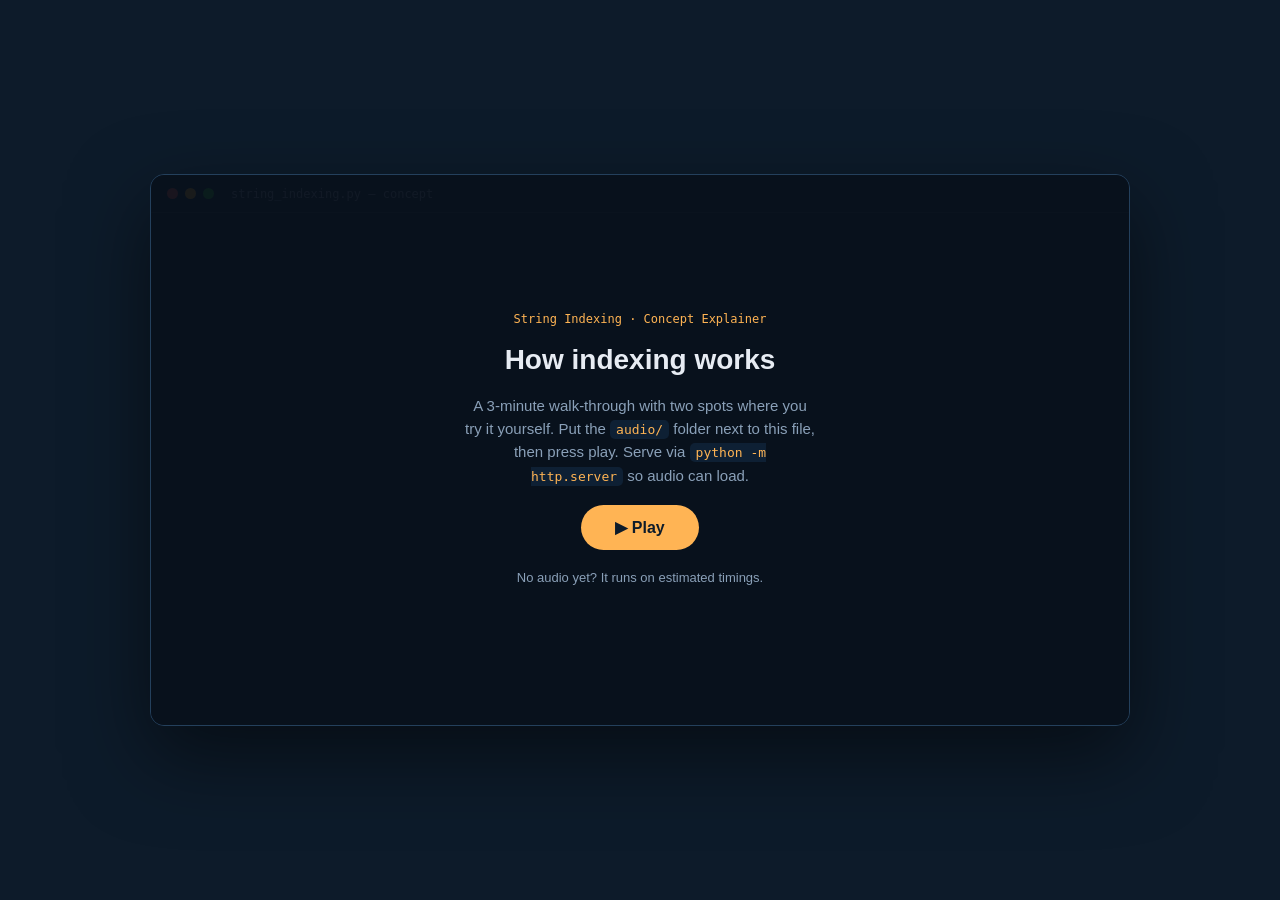
<file: concept explainer/player.html>
<!DOCTYPE html>
<html lang="en">
<head>
<meta charset="UTF-8">
<meta name="viewport" content="width=device-width, initial-scale=1.0">
<title>String Indexing — Concept Explainer</title>
<style>
  :root{
    --bg:#0d1b2a; --panel:#13263a; --ink:#e7ecf3; --dim:#8aa0b8; --line:#24405c;
    --amber:#ffb454; --amber-soft:rgba(255,180,84,.16);
    --green:#7ee787; --violet:#a78bfa; --violet-soft:rgba(167,139,250,.16);
    --mono:'SFMono-Regular',ui-monospace,'Cascadia Code','JetBrains Mono',Consolas,monospace;
    --sans:'Inter',-apple-system,BlinkMacSystemFont,'Segoe UI',sans-serif;
  }
  *{box-sizing:border-box;margin:0;padding:0}
  html,body{height:100%}
  body{background:var(--bg);color:var(--ink);font-family:var(--sans);
    display:flex;align-items:center;justify-content:center;overflow:hidden}
  .stage{width:min(980px,95vw);aspect-ratio:16/9;background:var(--panel);
    border:1px solid var(--line);border-radius:14px;position:relative;
    box-shadow:0 30px 80px rgba(0,0,0,.5);overflow:hidden}
  .chrome{height:38px;border-bottom:1px solid var(--line);display:flex;
    align-items:center;gap:7px;padding:0 16px;color:var(--dim);
    font-family:var(--mono);font-size:12px}
  .dot{width:11px;height:11px;border-radius:50%}
  .dot.r{background:#ff5f56}.dot.y{background:#ffbd2e}.dot.g{background:#27c93f}
  .file{margin-left:10px}

  .canvas{position:absolute;inset:38px 0 64px 0;display:flex;
    align-items:center;justify-content:center;padding:3% 7%}
  .slide{position:absolute;inset:0;display:flex;flex-direction:column;
    align-items:center;justify-content:center;padding:4% 7%;text-align:center;
    opacity:0;visibility:hidden;transform:translateY(12px);
    transition:opacity .5s ease,transform .5s ease,visibility 0s linear .5s;
    pointer-events:none}
  .slide.on{opacity:1;visibility:visible;transform:none;pointer-events:auto;
    transition:opacity .5s ease,transform .5s ease,visibility 0s}

  .eyebrow{font-family:var(--mono);font-size:12px;letter-spacing:.18em;
    text-transform:uppercase;color:var(--amber);margin-bottom:16px}
  h1{font-size:clamp(22px,3.4vw,38px);font-weight:600;line-height:1.18;max-width:20ch}
  h1 em{color:var(--amber);font-style:normal}
  .sub{color:var(--dim);font-size:clamp(14px,1.6vw,18px);margin-top:16px;max-width:36ch;line-height:1.5}
  .caption{color:var(--ink);font-size:clamp(15px,1.8vw,20px);margin-bottom:26px;font-weight:500}
  .caption code,.caption strong{color:var(--amber);font-weight:600}
  .caption code{font-family:var(--mono)}

  /* indexed grid */
  .grid{display:flex;gap:7px;font-family:var(--mono)}
  .cell{display:flex;flex-direction:column;align-items:center;gap:7px;position:relative}
  .glyph{width:clamp(40px,5.6vw,62px);height:clamp(40px,5.6vw,62px);
    display:flex;align-items:center;justify-content:center;font-size:clamp(20px,2.8vw,32px);
    border:1px solid var(--line);border-radius:9px;background:#0e2034;
    transition:all .4s cubic-bezier(.22,1,.36,1)}
  .idx,.nidx{font-size:13px;color:var(--dim);transition:color .4s ease,opacity .5s ease;opacity:0}
  .nidx{font-size:11px;color:#5f7a96}
  .idx.show,.nidx.show{opacity:1}
  .cell.hot .glyph{background:var(--amber-soft);border-color:var(--amber);color:var(--amber);
    transform:translateY(-5px);box-shadow:0 10px 22px rgba(255,180,84,.28)}
  .cell.hot .idx{color:var(--amber)} .cell.hot .nidx{color:var(--amber)}
  .cell.span .glyph{background:var(--violet-soft);border-color:var(--violet);color:#d8c7ff}

  /* pointer arrow that travels */
  .pointer{position:absolute;top:-30px;left:0;color:var(--amber);font-size:20px;
    transition:transform .45s cubic-bezier(.22,1,.36,1),opacity .3s ease;opacity:0}
  .pointer.show{opacity:1}

  .expr{font-family:var(--mono);font-size:clamp(16px,2.1vw,24px);margin-top:26px;min-height:1.4em}
  .expr .res{color:var(--green)} .expr .cmt{color:var(--dim)}

  /* compare scene */
  .compare{display:flex;gap:clamp(20px,5vw,64px);align-items:flex-start}
  .cmpcol{display:flex;flex-direction:column;align-items:center;gap:14px}
  .cmplabel{font-family:var(--mono);font-size:clamp(15px,1.9vw,21px);color:var(--ink)}
  .cmptag{font-size:13px;color:var(--dim)}
  .cmpres{font-family:var(--mono);color:var(--green);font-size:clamp(14px,1.7vw,19px)}

  /* recap */
  .recap{display:flex;flex-direction:column;gap:16px;max-width:30ch;text-align:left;margin-top:6px}
  .recap li{list-style:none;display:flex;gap:12px;align-items:flex-start;
    font-size:clamp(14px,1.7vw,18px);line-height:1.4;opacity:0;transform:translateX(-10px);
    transition:opacity .5s ease,transform .5s ease}
  .recap li.in{opacity:1;transform:none}
  .recap .n{flex:0 0 auto;width:26px;height:26px;border-radius:50%;background:var(--amber-soft);
    color:var(--amber);font-family:var(--mono);font-size:13px;display:flex;
    align-items:center;justify-content:center;margin-top:1px}
  .recap code{font-family:var(--mono);color:var(--amber)}
  .recap strong{color:var(--amber)}

  /* interactive widgets */
  .widget{display:flex;flex-direction:column;align-items:center;gap:18px;margin-top:24px}
  .row{display:flex;gap:10px;align-items:center;font-family:var(--mono)}
  .row input{width:64px;padding:9px;text-align:center;background:#0e2034;color:var(--ink);
    border:1px solid var(--line);border-radius:8px;font-family:var(--mono);font-size:17px}
  .row input:focus{outline:none;border-color:var(--amber)}
  .btn{background:var(--amber);color:#0d1b2a;border:none;font-weight:600;
    padding:10px 22px;border-radius:8px;font-size:15px;cursor:pointer;font-family:var(--sans)}
  .btn.ghost{background:none;color:var(--ink);border:1px solid var(--line)}
  .feedback{font-family:var(--mono);font-size:15px;min-height:1.3em;color:var(--green)}
  .opts{display:flex;gap:10px;flex-wrap:wrap;justify-content:center}
  .opt{font-family:var(--mono);font-size:17px;padding:10px 18px;border:1px solid var(--line);
    border-radius:9px;background:#0e2034;color:var(--ink);cursor:pointer;transition:all .2s}
  .opt:hover{border-color:var(--amber)}
  .opt.correct{border-color:var(--green);background:rgba(126,231,135,.14);color:var(--green)}
  .opt.wrong{border-color:#ff6b6b;background:rgba(255,107,107,.12);color:#ff9a9a}
  .explain{color:var(--dim);font-size:14px;max-width:38ch;line-height:1.5;text-align:center}

  /* footer transport */
  .bar{position:absolute;left:0;bottom:64px;height:3px;width:0;background:var(--amber);transition:width .25s linear}
  .controls{position:absolute;bottom:0;left:0;right:0;height:64px;border-top:1px solid var(--line);
    display:flex;align-items:center;gap:12px;padding:0 18px;background:rgba(8,18,30,.6)}
  .controls button{background:none;border:none;color:var(--ink);cursor:pointer;font-size:15px;
    font-family:var(--sans);display:flex;align-items:center;gap:6px;padding:4px 8px;border-radius:7px;
    transition:background .15s,color .15s}
  .controls button:hover{background:rgba(255,255,255,.07)}
  .controls button:disabled{opacity:.3;cursor:default}
  .controls button:disabled:hover{background:none}
  #toggle{min-width:96px;justify-content:center}
  .seg{font-family:var(--mono);font-size:12px;color:var(--dim);white-space:nowrap;
    max-width:150px;overflow:hidden;text-overflow:ellipsis}
  .gatebadge{font-family:var(--mono);font-size:12px;color:var(--amber)}

  /* clickable segment timeline */
  .timeline{flex:1;display:flex;align-items:center;gap:6px;min-width:0}
  .tick{position:relative;flex:1;height:6px;border-radius:3px;background:var(--line);
    cursor:pointer;transition:background .2s}
  .tick:hover{background:#3a5f86}
  .tick.done{background:var(--amber)}
  .tick.active{background:var(--amber);box-shadow:0 0 0 2px rgba(255,180,84,.3)}
  .tick.ix{background:repeating-linear-gradient(45deg,var(--line),var(--line) 3px,#1a3550 3px,#1a3550 6px)}
  .tick.ix.done,.tick.ix.active{background:repeating-linear-gradient(45deg,var(--amber),var(--amber) 3px,#e09a30 3px,#e09a30 6px)}
  .tick .tip{position:absolute;bottom:16px;left:50%;transform:translateX(-50%);
    background:#0a1622;border:1px solid var(--line);color:var(--ink);font-family:var(--mono);
    font-size:11px;padding:4px 8px;border-radius:6px;white-space:nowrap;opacity:0;
    pointer-events:none;transition:opacity .15s;z-index:7}
  .tick:hover .tip{opacity:1}
  .tick .tip .num{color:var(--amber)}

  /* interaction gate banner */
  .ix-wait{position:absolute;bottom:74px;left:50%;transform:translateX(-50%);
    background:rgba(255,180,84,.14);border:1px solid var(--amber);color:var(--amber);
    padding:7px 16px;border-radius:999px;font-size:13px;font-family:var(--mono);
    opacity:0;transition:opacity .3s;pointer-events:none}
  .ix-wait.show{opacity:1}

  .gate{position:absolute;inset:0;background:rgba(8,16,26,.93);display:flex;flex-direction:column;
    align-items:center;justify-content:center;gap:18px;z-index:6;text-align:center;padding:8%}
  .gate h2{font-size:clamp(20px,2.6vw,28px)} .gate p{color:var(--dim);max-width:42ch;line-height:1.55;font-size:15px}
  .gate code{font-family:var(--mono);color:var(--amber);background:#0e2034;padding:2px 6px;border-radius:5px;font-size:13px}
  .start{background:var(--amber);color:#0d1b2a;border:none;font-weight:600;padding:13px 34px;border-radius:999px;font-size:16px;cursor:pointer}
  @media (prefers-reduced-motion:reduce){*{transition:none!important}}
</style>
</head>
<body>
<div class="stage" id="stage">
  <div class="chrome">
    <span class="dot r"></span><span class="dot y"></span><span class="dot g"></span>
    <span class="file" id="fileLabel">string_indexing.py — concept</span>
  </div>
  <div class="canvas" id="canvas"></div>

  <div class="ix-wait" id="ixWait">Interactive — try it, then press Continue ▸</div>
  <div class="bar" id="bar"></div>
  <div class="controls" id="controls" style="display:none">
    <button id="prevBtn" title="Previous (←)">⏮</button>
    <button id="toggle" title="Play / Pause (space)">⏸ Pause</button>
    <button id="nextBtn" title="Next (→)">⏭</button>
    <div class="timeline" id="timeline"></div>
    <button id="replay" title="Restart">↻</button>
    <span class="seg" id="segLabel"></span>
  </div>

  <div class="gate" id="gate">
    <div class="gatebadge">String Indexing · Concept Explainer</div>
    <h2>How indexing works</h2>
    <p>A 3-minute walk-through with two spots where you try it yourself.
       Put the <code>audio/</code> folder next to this file, then press play.
       Serve via <code>python -m http.server</code> so audio can load.</p>
    <button class="start" id="start">▶ Play</button>
    <p style="font-size:13px">No audio yet? It runs on estimated timings.</p>
  </div>
</div>

<script>
let SCRIPT=null, manifest=null, audios=[], idx=0, paused=false, timer=null, usingAudio=false, waiting=false;
const stepTimers=[];

const canvas=document.getElementById('canvas');
const bar=document.getElementById('bar');
const segLabel=document.getElementById('segLabel');
const controls=document.getElementById('controls');
const gate=document.getElementById('gate');
const toggleBtn=document.getElementById('toggle');
const ixWait=document.getElementById('ixWait');
const prevBtn=document.getElementById('prevBtn');
const nextBtn=document.getElementById('nextBtn');
const timeline=document.getElementById('timeline');
let started=false;

/* ---------- builders ---------- */
function gridHTML(cfg){
  const word=cfg.word, len=[...word].length;
  let cells=[...word].map((ch,i)=>{
    const neg = cfg.reveal_negative ? `<div class="nidx">${i-len}</div>` : '';
    return `<div class="cell" data-i="${i}">
      <div class="pointer">▼</div>
      <div class="glyph">${ch}</div>
      <div class="idx">${i}</div>${neg}
    </div>`;
  }).join('');
  return `<div class="grid">${cells}</div>`;
}

function buildSlide(seg){
  const s=document.createElement('section');
  s.className='slide'; s.dataset.seg=seg.id;
  const eye=seg.eyebrow?`<div class="eyebrow">${seg.eyebrow}</div>`:'';

  if(seg.scene==='title' || seg.scene==='recap'){
    if(seg.scene==='recap'){
      const lis=seg.recap_points.map((p,i)=>`<li><span class="n">${i+1}</span><span>${p}</span></li>`).join('');
      s.innerHTML=`${eye}<h1>${seg.heading||''}</h1><ul class="recap">${lis}</ul>`;
    }else{
      s.innerHTML=`${eye}<h1>${seg.heading}</h1>${seg.sub?`<p class="sub">${seg.sub}</p>`:''}`;
    }
  }
  else if(seg.scene==='grid'){
    const cap=seg.caption?`<div class="caption">${seg.caption}</div>`:'';
    let inner=`${eye}${cap}${gridHTML(seg.grid)}`;
    if(seg.kind==='narration') inner+=`<div class="expr">${seg.expr||''}</div>`;
    if(seg.kind==='interactive'&&seg.widget==='slice_cell') inner+=sliceWidgetHTML(seg.config);
    if(seg.kind==='interactive'&&seg.widget==='predict') inner+=predictWidgetHTML(seg.config);
    s.innerHTML=inner;
  }
  else if(seg.scene==='compare'){
    const c=seg.compare;
    const col=(d)=>`<div class="cmpcol">
        <div class="cmplabel">${d.label}</div>
        ${gridHTML({word:c.word,reveal_index:true})}
        <div class="cmpres">→ ${d.result}</div><div class="cmptag">${d.tag}</div>
      </div>`;
    s.innerHTML=`${eye}<div class="caption">${seg.caption||''}</div>
      <div class="compare">${col(c.left)}${col(c.right)}</div>`;
  }
  canvas.appendChild(s);
  return s;
}

function sliceWidgetHTML(cfg){
  return `<div class="widget" data-w="slice">
    <div class="row">s[<input class="ixIn" type="number" min="${cfg.min}" max="${cfg.max}" value="0">]
      <button class="btn ixRun">Run</button></div>
    <div class="feedback ixFb"></div>
  </div>`;
}
function predictWidgetHTML(cfg){
  const opts=cfg.options.map((o,i)=>`<button class="opt" data-i="${i}">${o}</button>`).join('');
  return `<div class="widget" data-w="predict">
    <div class="opts">${opts}</div>
    <div class="explain pxExp"></div>
  </div>`;
}

/* ---------- per-scene animation ---------- */
function clearStepTimers(){ while(stepTimers.length) clearTimeout(stepTimers.pop()); }

function setHighlight(slide, list, mode){
  slide.querySelectorAll('.cell').forEach(c=>{
    c.classList.remove('hot','span');
    const i=+c.dataset.i;
    if(list&&list.includes(i)) c.classList.add(mode==='span'?'span':'hot');
  });
}
function setPointer(slide, pos){
  slide.querySelectorAll('.pointer').forEach(p=>p.classList.remove('show'));
  if(pos==null) return;
  const cell=slide.querySelector(`.cell[data-i="${pos}"]`);
  if(cell) cell.querySelector('.pointer').classList.add('show');
}

function animateScene(slide, seg, durSec){
  // reveal index labels with a stagger
  const idxEls=[...slide.querySelectorAll('.idx')];
  const negEls=[...slide.querySelectorAll('.nidx')];
  if(seg.grid?.reveal_index){
    idxEls.forEach((el,i)=>stepTimers.push(setTimeout(()=>el.classList.add('show'), 120*i+150)));
  }
  if(seg.grid?.reveal_negative){
    const base=120*idxEls.length+250;
    // walk_from_end: reveal negatives right-to-left to reinforce counting backward
    negEls.forEach((el,i)=>{
      const order = seg.grid.walk_from_end ? (negEls.length-1-i) : i;
      stepTimers.push(setTimeout(()=>el.classList.add('show'), base+120*order));
    });
  }

  // expr_steps: timed highlight + pointer + expression changes across the segment
  if(seg.expr_steps && seg.expr_steps.length){
    const exprEl=slide.querySelector('.expr');
    seg.expr_steps.forEach(st=>{
      const t=Math.max(0,(st.at||0)*durSec*1000);
      stepTimers.push(setTimeout(()=>{
        setHighlight(slide, st.highlight, 'hot');
        setPointer(slide, st.pointer);
        if(exprEl && st.expr!=null) exprEl.innerHTML=st.expr;
      }, t));
    });
  } else if(seg.grid && seg.grid.highlight){
    stepTimers.push(setTimeout(()=>{
      setHighlight(slide, seg.grid.highlight,'hot');
      setPointer(slide, seg.grid.pointer);
    }, 400));
  }

  // compare scene: stagger the two columns
  if(seg.scene==='compare'){
    const cols=[...slide.querySelectorAll('.cmpcol')];
    const c=seg.compare;
    stepTimers.push(setTimeout(()=>setHighlight(cols[0], c.left.highlight,'hot'), 500));
    stepTimers.push(setTimeout(()=>setHighlight(cols[1], c.right.highlight,'span'), 1400));
  }

  // recap: stagger list items in
  if(seg.scene==='recap'){
    slide.querySelectorAll('.recap li').forEach((li,i)=>
      stepTimers.push(setTimeout(()=>li.classList.add('in'), 400+500*i)));
  }
}

/* ---------- interactive wiring ---------- */
function wireInteractive(slide, seg){
  if(seg.widget==='slice_cell'){
    const inp=slide.querySelector('.ixIn'), run=slide.querySelector('.ixRun'), fb=slide.querySelector('.ixFb');
    const word=seg.config.word, len=word.length;
    const doRun=()=>{
      let v=parseInt(inp.value,10);
      if(isNaN(v)||v<seg.config.min||v>seg.config.max){ fb.style.color='#ff9a9a'; fb.textContent=`Pick 0 to ${seg.config.max}`; return; }
      setHighlight(slide,[v],'hot'); setPointer(slide,v);
      fb.style.color='var(--green)'; fb.textContent=`s[${v}] → '${word[v]}'`;
    };
    run.onclick=doRun;
    inp.onkeydown=e=>{ if(e.key==='Enter') doRun(); };
  }
  if(seg.widget==='predict'){
    const exp=slide.querySelector('.pxExp');
    slide.querySelectorAll('.opt').forEach(btn=>{
      btn.onclick=()=>{
        const i=+btn.dataset.i, correct=seg.config.correct_index;
        slide.querySelectorAll('.opt').forEach(b=>b.style.pointerEvents='none');
        if(i===correct){ btn.classList.add('correct'); }
        else{ btn.classList.add('wrong'); slide.querySelectorAll('.opt')[correct].classList.add('correct'); }
        setHighlight(slide, seg.config.reveal_highlight,'hot');
        setPointer(slide, seg.config.reveal_highlight[0]);
        exp.textContent=seg.config.explanation;
      };
    });
  }
}

/* ---------- playback engine ---------- */
function stopPlayback(){
  // cleanly halt anything in flight before jumping/seeking
  clearTimeout(timer); clearStepTimers();
  if(usingAudio) audios.forEach(a=>{ a.pause(); a.onended=null; });
  waiting=false; ixWait.classList.remove('show');
}

function showSlide(i){
  document.querySelectorAll('.slide').forEach(s=>s.classList.remove('on'));
  const seg=SCRIPT.segments[i];
  const slide=document.querySelector(`.slide[data-seg="${seg.id}"]`);
  slide.classList.add('on');
  segLabel.textContent=`${i+1} / ${SCRIPT.segments.length} · ${seg.eyebrow||''}`;
  updateTimeline(i);
  prevBtn.disabled = i<=0;
  nextBtn.disabled = i>=SCRIPT.segments.length-1;
  return slide;
}
function durationFor(i){
  if(usingAudio && manifest?.segments?.[i]?.duration) return manifest.segments[i].duration;
  return SCRIPT.segments[i].est_seconds;
}
function animateBar(seconds){
  bar.style.transition='none'; bar.style.width='0%'; void bar.offsetWidth;
  bar.style.transition=`width ${seconds}s linear`; bar.style.width='100%';
}

function playIndex(i){
  stopPlayback();
  paused=false;
  toggleBtn.textContent='⏸ Pause';
  if(i>=SCRIPT.segments.length){ finish(); return; }
  idx=i;
  const seg=SCRIPT.segments[i];
  const slide=showSlide(i);
  const dur=durationFor(i);
  animateScene(slide, seg, dur);

  // play narration audio for this segment regardless of kind
  const playAudioThen=(after)=>{
    if(usingAudio && audios[i]){
      const a=audios[i]; a.currentTime=0; a.onended=after;
      a.play().catch(()=>{ scheduleNext(dur,after); });
    } else { scheduleNext(dur,after); }
  };

  if(seg.kind==='interactive'){
    // narration plays once; then we WAIT for the learner (audio done, bar paused)
    wireInteractive(slide, seg);
    animateBar(dur);
    playAudioThen(()=>enterWaitState(i));
  }else{
    animateBar(dur);
    playAudioThen(()=>{ if(!paused) playIndex(i+1); });
  }
}

/* jump to any segment, playing from its start */
function jumpTo(i){
  i=Math.max(0,Math.min(SCRIPT.segments.length-1,i));
  playIndex(i);
}

/* ---------- timeline ---------- */
function buildTimeline(){
  timeline.innerHTML='';
  SCRIPT.segments.forEach((seg,i)=>{
    const t=document.createElement('div');
    t.className='tick'+(seg.kind==='interactive'?' ix':'');
    t.dataset.i=i;
    const kindTag = seg.kind==='interactive' ? ' · interactive' : '';
    t.innerHTML=`<span class="tip"><span class="num">${i+1}</span> ${seg.eyebrow||seg.scene}${kindTag}</span>`;
    t.onclick=()=>jumpTo(i);
    timeline.appendChild(t);
  });
}
function updateTimeline(active){
  [...timeline.children].forEach((t,i)=>{
    t.classList.toggle('active', i===active);
    t.classList.toggle('done', i<active);
  });
}

function enterWaitState(i){
  waiting=true;
  ixWait.classList.add('show');
  // freeze the progress bar where it is
  const w=getComputedStyle(bar).width; bar.style.transition='none'; bar.style.width=w;
  toggleBtn.textContent='▸ Continue';
}
function leaveWaitState(){
  waiting=false; ixWait.classList.remove('show');
  toggleBtn.textContent='⏸ Pause';
  playIndex(idx+1);
}

function scheduleNext(sec, after){
  clearTimeout(timer);
  timer=setTimeout(()=>{ if(!paused) after(); }, sec*1000);
}

function finish(){ toggleBtn.textContent='✓ Done'; bar.style.width='100%'; segLabel.textContent='Complete'; }

function pause(){
  paused=true; clearTimeout(timer); clearStepTimers();
  if(usingAudio&&audios[idx]) audios[idx].pause();
  const w=getComputedStyle(bar).width; bar.style.transition='none'; bar.style.width=w;
  toggleBtn.textContent='▶ Resume';
}
function resume(){ paused=false; toggleBtn.textContent='⏸ Pause'; playIndex(idx); }

toggleBtn.onclick=()=>{
  if(waiting){ leaveWaitState(); return; }
  paused?resume():pause();
};
prevBtn.onclick=()=>{ if(idx>0) jumpTo(idx-1); };
nextBtn.onclick=()=>{
  // from an interactive gate, Next should advance past it
  if(idx<SCRIPT.segments.length-1) jumpTo(idx+1);
};
document.getElementById('replay').onclick=()=>jumpTo(0);

// keyboard transport
document.addEventListener('keydown',e=>{
  if(!started) return;
  if(e.key===' '){ e.preventDefault(); toggleBtn.click(); }
  else if(e.key==='ArrowLeft'){ e.preventDefault(); prevBtn.click(); }
  else if(e.key==='ArrowRight'){ e.preventDefault(); nextBtn.click(); }
});

/* ---------- boot ---------- */
async function loadManifest(){
  try{ const r=await fetch('audio/manifest.json',{cache:'no-store'}); if(r.ok){ manifest=await r.json(); usingAudio=true; } }
  catch(e){ usingAudio=false; }
}
async function boot(){
  SCRIPT=await (await fetch('script.json',{cache:'no-store'})).json();
  document.getElementById('fileLabel').textContent='string_indexing.py — concept';
  SCRIPT.segments.forEach(buildSlide);
  buildTimeline();
}
document.getElementById('start').onclick=async ()=>{
  await loadManifest();
  if(usingAudio) audios=SCRIPT.segments.map(s=>{ const a=new Audio(`audio/${s.id}.mp3`); a.preload='auto'; return a; });
  gate.style.display='none'; controls.style.display='flex';
  started=true;
  playIndex(0);
};
boot();
</script>
</body>
</html>
</file>
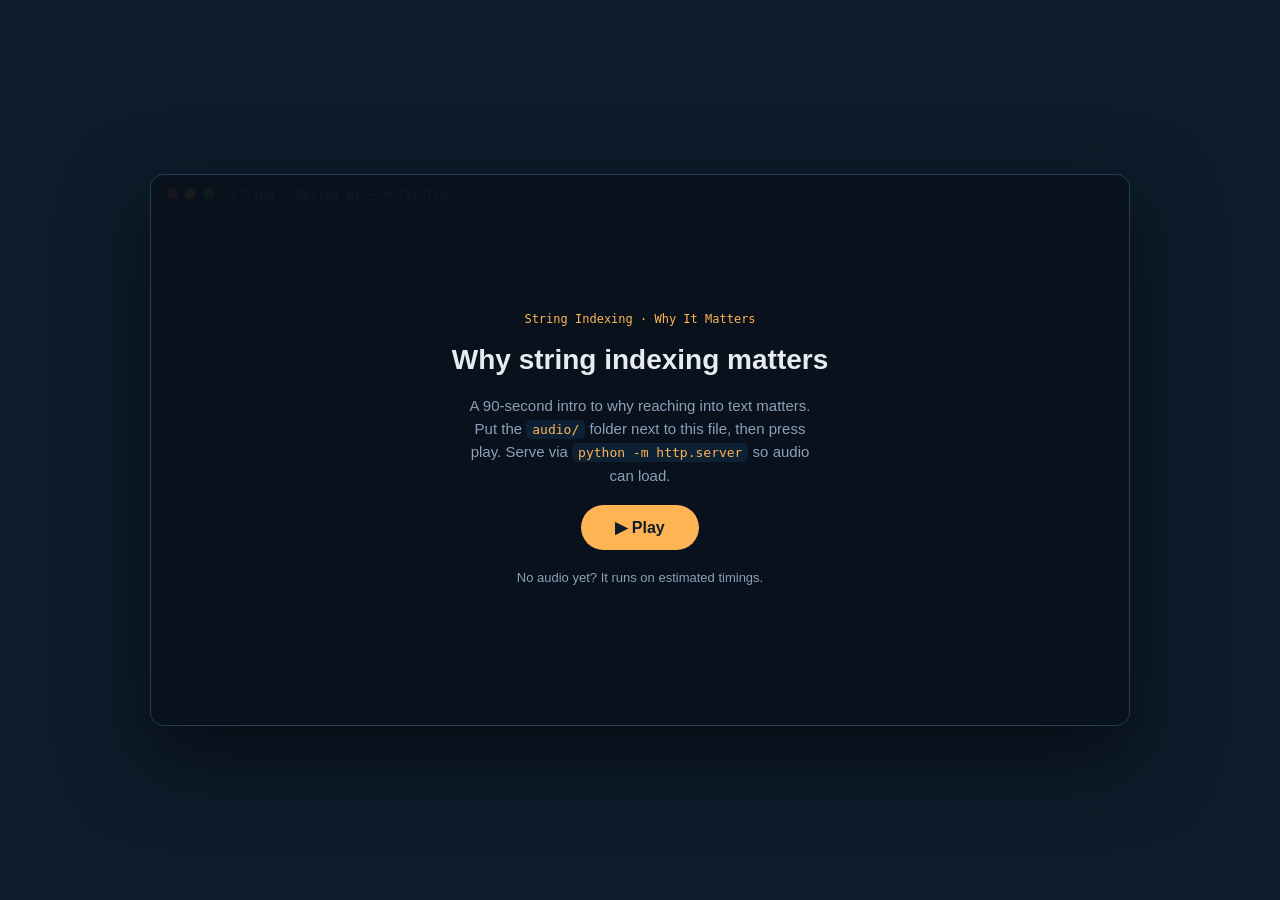
<file: motivation video/player.html>
<!DOCTYPE html>
<html lang="en">
<head>
<meta charset="UTF-8">
<meta name="viewport" content="width=device-width, initial-scale=1.0">
<title>String Indexing — Why It Matters</title>
<style>
  :root{
    --bg:#0d1b2a; --panel:#13263a; --ink:#e7ecf3; --dim:#8aa0b8; --line:#24405c;
    --amber:#ffb454; --amber-soft:rgba(255,180,84,.16);
    --green:#7ee787; --violet:#a78bfa; --violet-soft:rgba(167,139,250,.16);
    --mono:'SFMono-Regular',ui-monospace,'Cascadia Code','JetBrains Mono',Consolas,monospace;
    --sans:'Inter',-apple-system,BlinkMacSystemFont,'Segoe UI',sans-serif;
  }
  *{box-sizing:border-box;margin:0;padding:0}
  html,body{height:100%}
  body{background:var(--bg);color:var(--ink);font-family:var(--sans);
    display:flex;align-items:center;justify-content:center;overflow:hidden}
  .stage{width:min(980px,95vw);aspect-ratio:16/9;background:var(--panel);
    border:1px solid var(--line);border-radius:14px;position:relative;
    box-shadow:0 30px 80px rgba(0,0,0,.5);overflow:hidden}
  .chrome{height:38px;border-bottom:1px solid var(--line);display:flex;
    align-items:center;gap:7px;padding:0 16px;color:var(--dim);
    font-family:var(--mono);font-size:12px}
  .dot{width:11px;height:11px;border-radius:50%}
  .dot.r{background:#ff5f56}.dot.y{background:#ffbd2e}.dot.g{background:#27c93f}
  .file{margin-left:10px}

  .canvas{position:absolute;inset:38px 0 64px 0;display:flex;
    align-items:center;justify-content:center;padding:3% 7%}
  .slide{position:absolute;inset:0;display:flex;flex-direction:column;
    align-items:center;justify-content:center;padding:4% 7%;text-align:center;
    opacity:0;visibility:hidden;transform:translateY(12px);
    transition:opacity .5s ease,transform .5s ease,visibility 0s linear .5s;
    pointer-events:none}
  .slide.on{opacity:1;visibility:visible;transform:none;pointer-events:auto;
    transition:opacity .5s ease,transform .5s ease,visibility 0s}

  .eyebrow{font-family:var(--mono);font-size:12px;letter-spacing:.18em;
    text-transform:uppercase;color:var(--amber);margin-bottom:16px}
  h1{font-size:clamp(22px,3.4vw,38px);font-weight:600;line-height:1.18;max-width:20ch}
  h1 em{color:var(--amber);font-style:normal}
  .sub{color:var(--dim);font-size:clamp(14px,1.6vw,18px);margin-top:16px;max-width:36ch;line-height:1.5}
  .caption{color:var(--ink);font-size:clamp(15px,1.8vw,20px);margin-bottom:26px;font-weight:500}
  .caption code,.caption strong{color:var(--amber);font-weight:600}
  .caption code{font-family:var(--mono)}

  /* indexed grid */
  .grid{display:flex;gap:7px;font-family:var(--mono)}
  .cell{display:flex;flex-direction:column;align-items:center;gap:7px;position:relative}
  .glyph{width:clamp(40px,5.6vw,62px);height:clamp(40px,5.6vw,62px);
    display:flex;align-items:center;justify-content:center;font-size:clamp(20px,2.8vw,32px);
    border:1px solid var(--line);border-radius:9px;background:#0e2034;
    transition:all .4s cubic-bezier(.22,1,.36,1)}
  .idx,.nidx{font-size:13px;color:var(--dim);transition:color .4s ease,opacity .5s ease;opacity:0}
  .nidx{font-size:11px;color:#5f7a96}
  .idx.show,.nidx.show{opacity:1}
  .cell.hot .glyph{background:var(--amber-soft);border-color:var(--amber);color:var(--amber);
    transform:translateY(-5px);box-shadow:0 10px 22px rgba(255,180,84,.28)}
  .cell.hot .idx{color:var(--amber)} .cell.hot .nidx{color:var(--amber)}
  .cell.span .glyph{background:var(--violet-soft);border-color:var(--violet);color:#d8c7ff}

  /* pointer arrow that travels */
  .pointer{position:absolute;top:-30px;left:0;color:var(--amber);font-size:20px;
    transition:transform .45s cubic-bezier(.22,1,.36,1),opacity .3s ease;opacity:0}
  .pointer.show{opacity:1}

  .expr{font-family:var(--mono);font-size:clamp(16px,2.1vw,24px);margin-top:26px;min-height:1.4em}
  .expr .res{color:var(--green)} .expr .cmt{color:var(--dim)}

  /* compare scene */
  .compare{display:flex;gap:clamp(20px,5vw,64px);align-items:flex-start}
  .cmpcol{display:flex;flex-direction:column;align-items:center;gap:14px}
  .cmplabel{font-family:var(--mono);font-size:clamp(15px,1.9vw,21px);color:var(--ink)}
  .cmptag{font-size:13px;color:var(--dim)}
  .cmpres{font-family:var(--mono);color:var(--green);font-size:clamp(14px,1.7vw,19px)}

  /* recap */
  .recap{display:flex;flex-direction:column;gap:16px;max-width:30ch;text-align:left;margin-top:6px}
  .recap li{list-style:none;display:flex;gap:12px;align-items:flex-start;
    font-size:clamp(14px,1.7vw,18px);line-height:1.4;opacity:0;transform:translateX(-10px);
    transition:opacity .5s ease,transform .5s ease}
  .recap li.in{opacity:1;transform:none}
  .recap .n{flex:0 0 auto;width:26px;height:26px;border-radius:50%;background:var(--amber-soft);
    color:var(--amber);font-family:var(--mono);font-size:13px;display:flex;
    align-items:center;justify-content:center;margin-top:1px}
  .recap code{font-family:var(--mono);color:var(--amber)}
  .recap strong{color:var(--amber)}

  /* interactive widgets */
  .widget{display:flex;flex-direction:column;align-items:center;gap:18px;margin-top:24px}
  .row{display:flex;gap:10px;align-items:center;font-family:var(--mono)}
  .row input{width:64px;padding:9px;text-align:center;background:#0e2034;color:var(--ink);
    border:1px solid var(--line);border-radius:8px;font-family:var(--mono);font-size:17px}
  .row input:focus{outline:none;border-color:var(--amber)}
  .btn{background:var(--amber);color:#0d1b2a;border:none;font-weight:600;
    padding:10px 22px;border-radius:8px;font-size:15px;cursor:pointer;font-family:var(--sans)}
  .btn.ghost{background:none;color:var(--ink);border:1px solid var(--line)}
  .feedback{font-family:var(--mono);font-size:15px;min-height:1.3em;color:var(--green)}
  .opts{display:flex;gap:10px;flex-wrap:wrap;justify-content:center}
  .opt{font-family:var(--mono);font-size:17px;padding:10px 18px;border:1px solid var(--line);
    border-radius:9px;background:#0e2034;color:var(--ink);cursor:pointer;transition:all .2s}
  .opt:hover{border-color:var(--amber)}
  .opt.correct{border-color:var(--green);background:rgba(126,231,135,.14);color:var(--green)}
  .opt.wrong{border-color:#ff6b6b;background:rgba(255,107,107,.12);color:#ff9a9a}
  .explain{color:var(--dim);font-size:14px;max-width:38ch;line-height:1.5;text-align:center}

  /* footer transport */
  .scrubber{position:absolute;left:0;right:0;bottom:64px;height:18px;display:flex;align-items:center;
    padding:0 18px;cursor:pointer}
  .scrub-track{position:relative;flex:1;height:5px;border-radius:3px;background:var(--line)}
  .scrub-fill{position:absolute;left:0;top:0;bottom:0;width:0;background:var(--amber);border-radius:3px}
  .scrub-head{position:absolute;top:50%;left:0;width:13px;height:13px;border-radius:50%;
    background:var(--amber);transform:translate(-50%,-50%) scale(.6);opacity:0;
    transition:opacity .15s,transform .15s;box-shadow:0 1px 5px rgba(0,0,0,.5)}
  .scrubber:hover .scrub-head,.scrubber.dragging .scrub-head{opacity:1;transform:translate(-50%,-50%) scale(1)}
  .scrubber:hover .scrub-track{height:7px}
  .time{font-family:var(--mono);font-size:12px;color:var(--dim);white-space:nowrap;min-width:84px}
  .controls{position:absolute;bottom:0;left:0;right:0;height:64px;border-top:1px solid var(--line);
    display:flex;align-items:center;gap:12px;padding:0 18px;background:rgba(8,18,30,.6)}
  .controls button{background:none;border:none;color:var(--ink);cursor:pointer;font-size:15px;
    font-family:var(--sans);display:flex;align-items:center;gap:6px;padding:4px 8px;border-radius:7px;
    transition:background .15s,color .15s}
  .controls button:hover{background:rgba(255,255,255,.07)}
  .controls button:disabled{opacity:.3;cursor:default}
  .controls button:disabled:hover{background:none}
  #toggle{min-width:96px;justify-content:center}
  .seg{font-family:var(--mono);font-size:12px;color:var(--dim);white-space:nowrap;
    max-width:150px;overflow:hidden;text-overflow:ellipsis}
  .gatebadge{font-family:var(--mono);font-size:12px;color:var(--amber)}

  /* clickable segment timeline */
  .timeline{flex:1;display:flex;align-items:center;gap:6px;min-width:0}
  .tick{position:relative;flex:1;height:6px;border-radius:3px;background:var(--line);
    cursor:pointer;transition:background .2s}
  .tick:hover{background:#3a5f86}
  .tick.done{background:var(--amber)}
  .tick.active{background:var(--amber);box-shadow:0 0 0 2px rgba(255,180,84,.3)}
  .tick.ix{background:repeating-linear-gradient(45deg,var(--line),var(--line) 3px,#1a3550 3px,#1a3550 6px)}
  .tick.ix.done,.tick.ix.active{background:repeating-linear-gradient(45deg,var(--amber),var(--amber) 3px,#e09a30 3px,#e09a30 6px)}
  .tick .tip{position:absolute;bottom:16px;left:50%;transform:translateX(-50%);
    background:#0a1622;border:1px solid var(--line);color:var(--ink);font-family:var(--mono);
    font-size:11px;padding:4px 8px;border-radius:6px;white-space:nowrap;opacity:0;
    pointer-events:none;transition:opacity .15s;z-index:7}
  .tick:hover .tip{opacity:1}
  .tick .tip .num{color:var(--amber)}

  /* interaction gate banner */
  .ix-wait{position:absolute;bottom:74px;left:50%;transform:translateX(-50%);
    background:rgba(255,180,84,.14);border:1px solid var(--amber);color:var(--amber);
    padding:7px 16px;border-radius:999px;font-size:13px;font-family:var(--mono);
    opacity:0;transition:opacity .3s;pointer-events:none}
  .ix-wait.show{opacity:1}

  .gate{position:absolute;inset:0;background:rgba(8,16,26,.93);display:flex;flex-direction:column;
    align-items:center;justify-content:center;gap:18px;z-index:6;text-align:center;padding:8%}
  .gate h2{font-size:clamp(20px,2.6vw,28px)} .gate p{color:var(--dim);max-width:42ch;line-height:1.55;font-size:15px}
  .gate code{font-family:var(--mono);color:var(--amber);background:#0e2034;padding:2px 6px;border-radius:5px;font-size:13px}
  .start{background:var(--amber);color:#0d1b2a;border:none;font-weight:600;padding:13px 34px;border-radius:999px;font-size:16px;cursor:pointer}
  @media (prefers-reduced-motion:reduce){*{transition:none!important}}
</style>
</head>
<body>
<div class="stage" id="stage">
  <div class="chrome">
    <span class="dot r"></span><span class="dot y"></span><span class="dot g"></span>
    <span class="file" id="fileLabel">string_indexing.py — motivation</span>
  </div>
  <div class="canvas" id="canvas"></div>

  <div class="ix-wait" id="ixWait">Interactive — try it, then press Continue ▸</div>
  <div class="scrubber" id="scrubber" title="Click or drag to seek within this segment">
    <div class="scrub-track"><div class="scrub-fill" id="scrubFill"></div><div class="scrub-head" id="scrubHead"></div></div>
  </div>
  <div class="controls" id="controls" style="display:none">
    <button id="prevBtn" title="Previous (←)">⏮</button>
    <button id="toggle" title="Play / Pause (space)">⏸ Pause</button>
    <button id="nextBtn" title="Next (→)">⏭</button>
    <span class="time" id="timeLabel">0:00 / 0:00</span>
    <div class="timeline" id="timeline"></div>
    <button id="replay" title="Restart">↻</button>
    <span class="seg" id="segLabel"></span>
  </div>

  <div class="gate" id="gate">
    <div class="gatebadge">String Indexing · Why It Matters</div>
    <h2>Why string indexing matters</h2>
    <p>A 90-second intro to why reaching into text matters.
       Put the <code>audio/</code> folder next to this file, then press play.
       Serve via <code>python -m http.server</code> so audio can load.</p>
    <button class="start" id="start">▶ Play</button>
    <p style="font-size:13px">No audio yet? It runs on estimated timings.</p>
  </div>
</div>

<script>
let SCRIPT=null, manifest=null, audios=[], idx=0, paused=false, usingAudio=false, waiting=false;
const stepTimers=[];
// clock-based playback state
let rafId=null, segStart=0, segPos=0, segDur=0, lastTs=0, segEnded=false, dragging=false;

const canvas=document.getElementById('canvas');
const segLabel=document.getElementById('segLabel');
const controls=document.getElementById('controls');
const gate=document.getElementById('gate');
const toggleBtn=document.getElementById('toggle');
const ixWait=document.getElementById('ixWait');
const prevBtn=document.getElementById('prevBtn');
const nextBtn=document.getElementById('nextBtn');
const timeline=document.getElementById('timeline');
const scrubber=document.getElementById('scrubber');
const scrubFill=document.getElementById('scrubFill');
const scrubHead=document.getElementById('scrubHead');
const timeLabel=document.getElementById('timeLabel');
let started=false;

function fmtTime(s){ s=Math.max(0,Math.floor(s)); return `${Math.floor(s/60)}:${String(s%60).padStart(2,'0')}`; }

/* ---------- builders ---------- */
function gridHTML(cfg){
  const word=cfg.word, len=[...word].length;
  let cells=[...word].map((ch,i)=>{
    const neg = cfg.reveal_negative ? `<div class="nidx">${i-len}</div>` : '';
    return `<div class="cell" data-i="${i}">
      <div class="pointer">▼</div>
      <div class="glyph">${ch}</div>
      <div class="idx">${i}</div>${neg}
    </div>`;
  }).join('');
  return `<div class="grid">${cells}</div>`;
}

function buildSlide(seg){
  const s=document.createElement('section');
  s.className='slide'; s.dataset.seg=seg.id;
  const eye=seg.eyebrow?`<div class="eyebrow">${seg.eyebrow}</div>`:'';

  if(seg.scene==='title' || seg.scene==='recap'){
    if(seg.scene==='recap'){
      const lis=seg.recap_points.map((p,i)=>`<li><span class="n">${i+1}</span><span>${p}</span></li>`).join('');
      s.innerHTML=`${eye}<h1>${seg.heading||''}</h1><ul class="recap">${lis}</ul>`;
    }else{
      s.innerHTML=`${eye}<h1>${seg.heading}</h1>${seg.sub?`<p class="sub">${seg.sub}</p>`:''}`;
    }
  }
  else if(seg.scene==='grid'){
    const cap=seg.caption?`<div class="caption">${seg.caption}</div>`:'';
    let inner=`${eye}${cap}${gridHTML(seg.grid)}`;
    if(seg.kind==='narration') inner+=`<div class="expr">${seg.expr||''}</div>`;
    if(seg.kind==='interactive'&&seg.widget==='slice_cell') inner+=sliceWidgetHTML(seg.config);
    if(seg.kind==='interactive'&&seg.widget==='predict') inner+=predictWidgetHTML(seg.config);
    s.innerHTML=inner;
  }
  else if(seg.scene==='compare'){
    const c=seg.compare;
    const col=(d)=>`<div class="cmpcol">
        <div class="cmplabel">${d.label}</div>
        ${gridHTML({word:c.word,reveal_index:true})}
        <div class="cmpres">→ ${d.result}</div><div class="cmptag">${d.tag}</div>
      </div>`;
    s.innerHTML=`${eye}<div class="caption">${seg.caption||''}</div>
      <div class="compare">${col(c.left)}${col(c.right)}</div>`;
  }
  canvas.appendChild(s);
  return s;
}

function sliceWidgetHTML(cfg){
  return `<div class="widget" data-w="slice">
    <div class="row">s[<input class="ixIn" type="number" min="${cfg.min}" max="${cfg.max}" value="0">]
      <button class="btn ixRun">Run</button></div>
    <div class="feedback ixFb"></div>
  </div>`;
}
function predictWidgetHTML(cfg){
  const opts=cfg.options.map((o,i)=>`<button class="opt" data-i="${i}">${o}</button>`).join('');
  return `<div class="widget" data-w="predict">
    <div class="opts">${opts}</div>
    <div class="explain pxExp"></div>
  </div>`;
}

/* ---------- per-scene animation (cue-list model for seekability) ---------- */
function clearStepTimers(){ while(stepTimers.length) clearTimeout(stepTimers.pop()); }

function setHighlight(slide, list, mode){
  slide.querySelectorAll('.cell').forEach(c=>{
    c.classList.remove('hot','span');
    const i=+c.dataset.i;
    if(list&&list.includes(i)) c.classList.add(mode==='span'?'span':'hot');
  });
}
function setPointer(slide, pos){
  slide.querySelectorAll('.pointer').forEach(p=>p.classList.remove('show'));
  if(pos==null) return;
  const cell=slide.querySelector(`.cell[data-i="${pos}"]`);
  if(cell) cell.querySelector('.pointer').classList.add('show');
}

// active cue list for the current segment: each cue = {t: ms, fn: ()=>{}}
let sceneCues=[];

// build (but do not schedule) the cue list for a segment
function buildCues(slide, seg, durSec){
  const cues=[];
  const idxEls=[...slide.querySelectorAll('.idx')];
  const negEls=[...slide.querySelectorAll('.nidx')];
  if(seg.grid?.reveal_index){
    idxEls.forEach((el,i)=>cues.push({t:120*i+150, fn:()=>el.classList.add('show')}));
  }
  if(seg.grid?.reveal_negative){
    const base=120*idxEls.length+250;
    negEls.forEach((el,i)=>{
      const order = seg.grid.walk_from_end ? (negEls.length-1-i) : i;
      cues.push({t:base+120*order, fn:()=>el.classList.add('show')});
    });
  }
  if(seg.expr_steps && seg.expr_steps.length){
    const exprEl=slide.querySelector('.expr');
    seg.expr_steps.forEach(st=>{
      const t=Math.max(0,(st.at||0)*durSec*1000);
      cues.push({t, fn:()=>{
        setHighlight(slide, st.highlight, 'hot');
        setPointer(slide, st.pointer);
        if(exprEl && st.expr!=null) exprEl.innerHTML=st.expr;
      }});
    });
  } else if(seg.grid && seg.grid.highlight){
    cues.push({t:400, fn:()=>{ setHighlight(slide, seg.grid.highlight,'hot'); setPointer(slide, seg.grid.pointer); }});
  }
  if(seg.scene==='compare'){
    const cols=[...slide.querySelectorAll('.cmpcol')]; const c=seg.compare;
    cues.push({t:500, fn:()=>setHighlight(cols[0], c.left.highlight,'hot')});
    cues.push({t:1400, fn:()=>setHighlight(cols[1], c.right.highlight,'span')});
  }
  if(seg.scene==='recap'){
    slide.querySelectorAll('.recap li').forEach((li,i)=>
      cues.push({t:400+500*i, fn:()=>li.classList.add('in')}));
  }
  cues.sort((a,b)=>a.t-b.t);
  return cues;
}

// reset a slide's animated elements to their pre-animation state
function resetSceneVisuals(slide){
  slide.querySelectorAll('.idx,.nidx').forEach(e=>e.classList.remove('show'));
  slide.querySelectorAll('.cell').forEach(c=>c.classList.remove('hot','span'));
  slide.querySelectorAll('.pointer').forEach(p=>p.classList.remove('show'));
  slide.querySelectorAll('.recap li').forEach(li=>li.classList.remove('in'));
}

// apply every cue whose time <= posMs (instant — used for seeking and frame updates)
function applyCuesUpTo(slide, posMs){
  resetSceneVisuals(slide);
  sceneCues.forEach(c=>{ if(c.t<=posMs) c.fn(); });
}

/* ---------- interactive wiring ---------- */
function wireInteractive(slide, seg){
  if(seg.widget==='slice_cell'){
    const inp=slide.querySelector('.ixIn'), run=slide.querySelector('.ixRun'), fb=slide.querySelector('.ixFb');
    const word=seg.config.word, len=word.length;
    const doRun=()=>{
      let v=parseInt(inp.value,10);
      if(isNaN(v)||v<seg.config.min||v>seg.config.max){ fb.style.color='#ff9a9a'; fb.textContent=`Pick 0 to ${seg.config.max}`; return; }
      setHighlight(slide,[v],'hot'); setPointer(slide,v);
      fb.style.color='var(--green)'; fb.textContent=`s[${v}] → '${word[v]}'`;
    };
    run.onclick=doRun;
    inp.onkeydown=e=>{ if(e.key==='Enter') doRun(); };
  }
  if(seg.widget==='predict'){
    const exp=slide.querySelector('.pxExp');
    slide.querySelectorAll('.opt').forEach(btn=>{
      btn.onclick=()=>{
        const i=+btn.dataset.i, correct=seg.config.correct_index;
        slide.querySelectorAll('.opt').forEach(b=>b.style.pointerEvents='none');
        if(i===correct){ btn.classList.add('correct'); }
        else{ btn.classList.add('wrong'); slide.querySelectorAll('.opt')[correct].classList.add('correct'); }
        setHighlight(slide, seg.config.reveal_highlight,'hot');
        setPointer(slide, seg.config.reveal_highlight[0]);
        exp.textContent=seg.config.explanation;
      };
    });
  }
}

/* ---------- playback engine (clock-based, seekable) ---------- */
function stopClock(){ if(rafId){ cancelAnimationFrame(rafId); rafId=null; } }
function stopPlayback(){
  stopClock(); clearStepTimers();
  if(usingAudio) audios.forEach(a=>{ a.pause(); a.onended=null; });
  waiting=false; ixWait.classList.remove('show');
}

function showSlide(i){
  document.querySelectorAll('.slide').forEach(s=>s.classList.remove('on'));
  const seg=SCRIPT.segments[i];
  const slide=document.querySelector(`.slide[data-seg="${seg.id}"]`);
  slide.classList.add('on');
  segLabel.textContent=`${i+1} / ${SCRIPT.segments.length} · ${seg.eyebrow||''}`;
  updateTimeline(i);
  prevBtn.disabled = i<=0;
  nextBtn.disabled = i>=SCRIPT.segments.length-1;
  return slide;
}
function durationFor(i){
  if(usingAudio && manifest?.segments?.[i]?.duration) return manifest.segments[i].duration;
  return SCRIPT.segments[i].est_seconds;
}

function updateScrub(){
  const pct = segDur>0 ? Math.min(100,(segPos/segDur)*100) : 0;
  scrubFill.style.width=pct+'%';
  scrubHead.style.left=pct+'%';
  timeLabel.textContent=`${fmtTime(segPos)} / ${fmtTime(segDur)}`;
}

let curSlide=null, curSeg=null;

// the single source of truth for "where we are" — sets visuals + scrubber to segPos
function renderAt(posMs){
  if(curSlide) applyCuesUpTo(curSlide, posMs);
  updateScrub();
}

function tick(ts){
  if(paused||waiting){ lastTs=ts; rafId=requestAnimationFrame(tick); return; }
  if(!lastTs) lastTs=ts;
  const dt=(ts-lastTs)/1000; lastTs=ts;
  // if using audio, trust the audio clock; else advance manually
  if(usingAudio && audios[idx] && !audios[idx].paused){
    segPos=audios[idx].currentTime;
  } else {
    segPos+=dt;
  }
  renderAt(segPos*1000);
  if(segPos>=segDur-0.02){
    segPos=segDur; renderAt(segDur*1000); segEnded=true;
    onSegmentEnd(); return;
  }
  rafId=requestAnimationFrame(tick);
}

function onSegmentEnd(){
  stopClock();
  const seg=SCRIPT.segments[idx];
  if(seg.kind==='interactive'){ enterWaitState(idx); }
  else if(idx<SCRIPT.segments.length-1){ playIndex(idx+1); }
  else finish();
}

function playIndex(i){
  stopPlayback();
  paused=false; waiting=false; segEnded=false; lastTs=0;
  toggleBtn.textContent='⏸ Pause';
  if(i>=SCRIPT.segments.length){ finish(); return; }
  idx=i;
  curSeg=SCRIPT.segments[i];
  curSlide=showSlide(i);
  segDur=durationFor(i);
  segPos=0;
  sceneCues=buildCues(curSlide, curSeg, segDur);
  if(curSeg.kind==='interactive') wireInteractive(curSlide, curSeg);
  renderAt(0);
  if(usingAudio && audios[i]){
    const a=audios[i]; a.currentTime=0; a.play().catch(()=>{});
  }
  rafId=requestAnimationFrame(tick);
}

// seek within the CURRENT segment to a fraction 0..1
function seekFrac(frac){
  if(!curSeg) return;
  frac=Math.max(0,Math.min(1,frac));
  segPos=frac*segDur; segEnded=false;
  if(usingAudio && audios[idx]){ try{ audios[idx].currentTime=segPos; }catch(e){} }
  renderAt(segPos*1000);
  lastTs=0;
  // if we were at an interactive wait and user scrubs back, leave wait state
  if(waiting && frac<0.999){ waiting=false; ixWait.classList.remove('show'); toggleBtn.textContent='⏸ Pause'; if(!rafId) rafId=requestAnimationFrame(tick); }
}

/* jump to any segment, playing from its start */
function jumpTo(i){
  i=Math.max(0,Math.min(SCRIPT.segments.length-1,i));
  playIndex(i);
}

/* ---------- timeline ---------- */
function buildTimeline(){
  timeline.innerHTML='';
  SCRIPT.segments.forEach((seg,i)=>{
    const t=document.createElement('div');
    t.className='tick'+(seg.kind==='interactive'?' ix':'');
    t.dataset.i=i;
    const kindTag = seg.kind==='interactive' ? ' · interactive' : '';
    t.innerHTML=`<span class="tip"><span class="num">${i+1}</span> ${seg.eyebrow||seg.scene}${kindTag}</span>`;
    t.onclick=()=>jumpTo(i);
    timeline.appendChild(t);
  });
}
function updateTimeline(active){
  [...timeline.children].forEach((t,i)=>{
    t.classList.toggle('active', i===active);
    t.classList.toggle('done', i<active);
  });
}

function enterWaitState(i){
  waiting=true; ixWait.classList.add('show');
  segPos=segDur; updateScrub();
  toggleBtn.textContent='▸ Continue';
}
function leaveWaitState(){
  waiting=false; ixWait.classList.remove('show');
  toggleBtn.textContent='⏸ Pause';
  playIndex(idx+1);
}

function finish(){ stopClock(); toggleBtn.textContent='✓ Done'; segLabel.textContent='Complete'; }

function pause(){
  paused=true;
  if(usingAudio&&audios[idx]) audios[idx].pause();
  toggleBtn.textContent='▶ Resume';
}
function resume(){
  paused=false; lastTs=0;
  toggleBtn.textContent='⏸ Pause';
  if(usingAudio&&audios[idx]) audios[idx].play().catch(()=>{});
  if(!rafId) rafId=requestAnimationFrame(tick);
}

toggleBtn.onclick=()=>{
  if(waiting){ leaveWaitState(); return; }
  paused?resume():pause();
};
prevBtn.onclick=()=>{ if(idx>0) jumpTo(idx-1); };
nextBtn.onclick=()=>{
  // from an interactive gate, Next should advance past it
  if(idx<SCRIPT.segments.length-1) jumpTo(idx+1);
};
document.getElementById('replay').onclick=()=>jumpTo(0);

// keyboard transport
document.addEventListener('keydown',e=>{
  if(!started) return;
  if(e.target.tagName==='INPUT') return; // don't hijack the index input
  if(e.key===' '){ e.preventDefault(); toggleBtn.click(); }
  else if(e.key==='ArrowLeft'){ e.preventDefault(); prevBtn.click(); }
  else if(e.key==='ArrowRight'){ e.preventDefault(); nextBtn.click(); }
});

/* ---------- scrubber seeking ---------- */
function fracFromEvent(e){
  const track=scrubber.querySelector('.scrub-track');
  const r=track.getBoundingClientRect();
  const x=(e.touches?e.touches[0].clientX:e.clientX)-r.left;
  return r.width>0 ? x/r.width : 0;
}
function startDrag(e){
  if(!started||!curSeg) return;
  dragging=true; scrubber.classList.add('dragging');
  seekFrac(fracFromEvent(e));
  e.preventDefault();
}
function moveDrag(e){ if(dragging) seekFrac(fracFromEvent(e)); }
function endDrag(){ dragging=false; scrubber.classList.remove('dragging'); }
scrubber.addEventListener('mousedown',startDrag);
document.addEventListener('mousemove',moveDrag);
document.addEventListener('mouseup',endDrag);
scrubber.addEventListener('touchstart',startDrag,{passive:false});
document.addEventListener('touchmove',moveDrag,{passive:false});
document.addEventListener('touchend',endDrag);

/* ---------- boot ---------- */
async function loadManifest(){
  try{ const r=await fetch('audio/manifest.json',{cache:'no-store'}); if(r.ok){ manifest=await r.json(); usingAudio=true; } }
  catch(e){ usingAudio=false; }
}
async function boot(){
  SCRIPT=await (await fetch('script.json',{cache:'no-store'})).json();
  document.getElementById('fileLabel').textContent='string_indexing.py — motivation';
  SCRIPT.segments.forEach(buildSlide);
  buildTimeline();
}
document.getElementById('start').onclick=async ()=>{
  await loadManifest();
  // cache-bust audio URLs so a previously-cached clip (e.g. from another video
  // in a different folder) can never be served for the same filename
  const bust=Date.now();
  if(usingAudio) audios=SCRIPT.segments.map(s=>{ const a=new Audio(`audio/${s.id}.mp3?v=${bust}`); a.preload='auto'; return a; });
  gate.style.display='none'; controls.style.display='flex';
  started=true;
  playIndex(0);
};
boot();
</script>
</body>
</html>
</file>
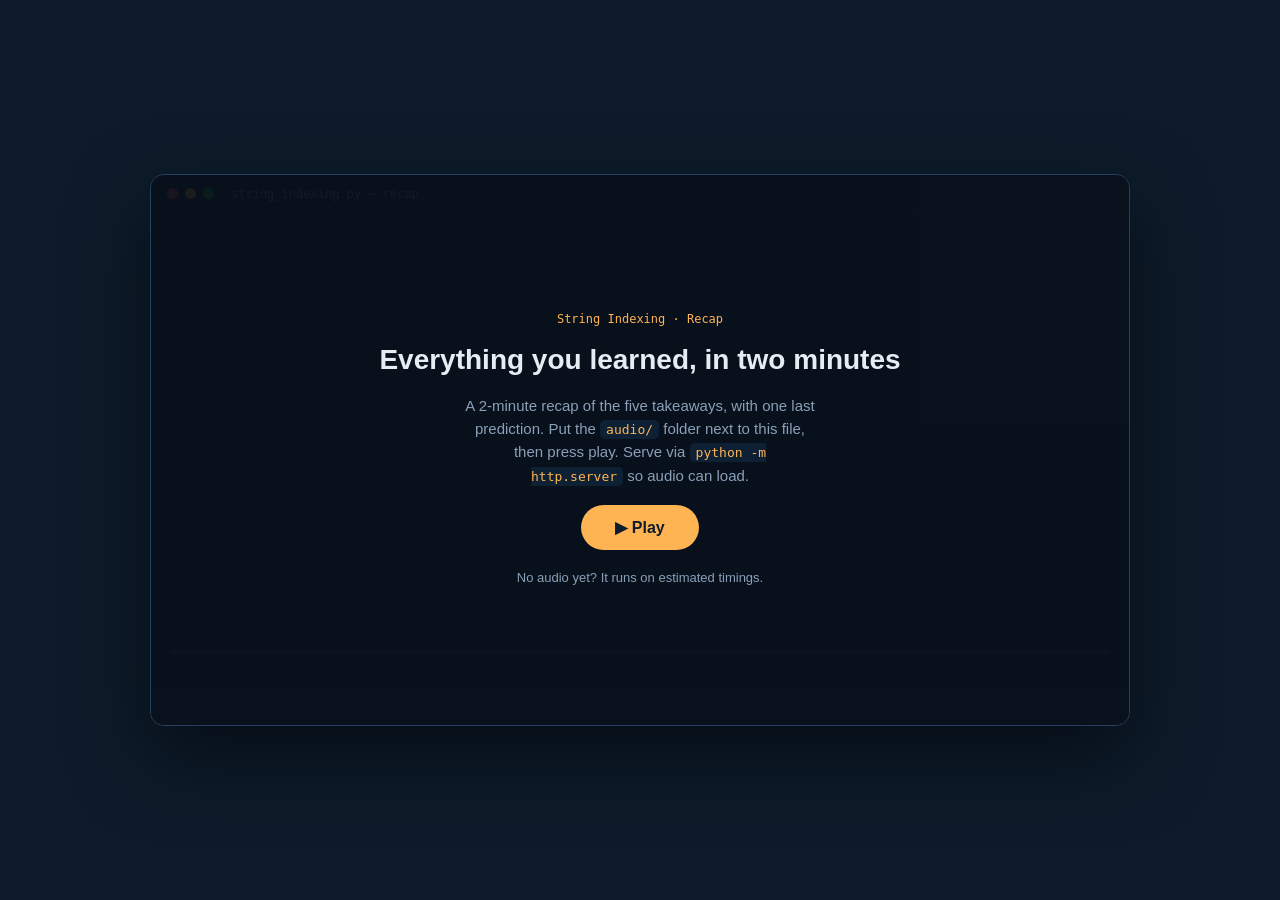
<file: recap video/player.html>
<!DOCTYPE html>
<html lang="en">
<head>
<meta charset="UTF-8">
<meta name="viewport" content="width=device-width, initial-scale=1.0">
<title>String Indexing — Recap</title>
<style>
  :root{
    --bg:#0d1b2a; --panel:#13263a; --ink:#e7ecf3; --dim:#8aa0b8; --line:#24405c;
    --amber:#ffb454; --amber-soft:rgba(255,180,84,.16);
    --green:#7ee787; --violet:#a78bfa; --violet-soft:rgba(167,139,250,.16);
    --mono:'SFMono-Regular',ui-monospace,'Cascadia Code','JetBrains Mono',Consolas,monospace;
    --sans:'Inter',-apple-system,BlinkMacSystemFont,'Segoe UI',sans-serif;
  }
  *{box-sizing:border-box;margin:0;padding:0}
  html,body{height:100%}
  body{background:var(--bg);color:var(--ink);font-family:var(--sans);
    display:flex;align-items:center;justify-content:center;overflow:hidden}
  .stage{width:min(980px,95vw);aspect-ratio:16/9;background:var(--panel);
    border:1px solid var(--line);border-radius:14px;position:relative;
    box-shadow:0 30px 80px rgba(0,0,0,.5);overflow:hidden}
  .chrome{height:38px;border-bottom:1px solid var(--line);display:flex;
    align-items:center;gap:7px;padding:0 16px;color:var(--dim);
    font-family:var(--mono);font-size:12px}
  .dot{width:11px;height:11px;border-radius:50%}
  .dot.r{background:#ff5f56}.dot.y{background:#ffbd2e}.dot.g{background:#27c93f}
  .file{margin-left:10px}

  .canvas{position:absolute;inset:38px 0 64px 0;display:flex;
    align-items:center;justify-content:center;padding:3% 7%}
  .slide{position:absolute;inset:0;display:flex;flex-direction:column;
    align-items:center;justify-content:center;padding:4% 7%;text-align:center;
    opacity:0;transform:translateY(12px);
    transition:opacity .5s ease,transform .5s ease;
    pointer-events:none;z-index:0}
  .slide.on{opacity:1;transform:none;pointer-events:auto;z-index:1}

  .eyebrow{font-family:var(--mono);font-size:12px;letter-spacing:.18em;
    text-transform:uppercase;color:var(--amber);margin-bottom:16px}
  h1{font-size:clamp(22px,3.4vw,38px);font-weight:600;line-height:1.18;max-width:20ch}
  h1 em{color:var(--amber);font-style:normal}
  .sub{color:var(--dim);font-size:clamp(14px,1.6vw,18px);margin-top:16px;max-width:36ch;line-height:1.5}
  .caption{color:var(--ink);font-size:clamp(15px,1.8vw,20px);margin-bottom:26px;font-weight:500}
  .caption code,.caption strong{color:var(--amber);font-weight:600}
  .caption code{font-family:var(--mono)}

  /* indexed grid */
  .grid{display:flex;gap:7px;font-family:var(--mono)}
  .cell{display:flex;flex-direction:column;align-items:center;gap:7px;position:relative}
  .glyph{width:clamp(40px,5.6vw,62px);height:clamp(40px,5.6vw,62px);
    display:flex;align-items:center;justify-content:center;font-size:clamp(20px,2.8vw,32px);
    border:1px solid var(--line);border-radius:9px;background:#0e2034;
    transition:all .4s cubic-bezier(.22,1,.36,1)}
  .idx,.nidx{font-size:13px;color:var(--dim);transition:color .4s ease,opacity .5s ease;opacity:0}
  .nidx{font-size:11px;color:#5f7a96}
  .idx.show,.nidx.show{opacity:1}
  .cell.hot .glyph{background:var(--amber-soft);border-color:var(--amber);color:var(--amber);
    transform:translateY(-5px);box-shadow:0 10px 22px rgba(255,180,84,.28)}
  .cell.hot .idx{color:var(--amber)} .cell.hot .nidx{color:var(--amber)}
  .cell.span .glyph{background:var(--violet-soft);border-color:var(--violet);color:#d8c7ff}
  /* compact grid for long strings (email etc.) */
  .grid.compact{gap:3px}
  .grid.compact .glyph{width:clamp(20px,2.4vw,30px);height:clamp(24px,3vw,36px);font-size:clamp(13px,1.5vw,18px);border-radius:5px}
  .grid.compact .idx{font-size:10px} .grid.compact .nidx{font-size:9px}
  .grid.compact .cell{gap:4px}
  /* excluded cell — slice end is exclusive */
  .cell.excluded .glyph{border-color:#ff6b6b;border-style:dashed;color:#ff9a9a;
    background:rgba(255,107,107,.08);opacity:.85}
  .cell.excluded .idx{color:#ff9a9a}

  /* pointer arrow that travels */
  .pointer{position:absolute;top:-30px;left:0;color:var(--amber);font-size:20px;
    transition:transform .45s cubic-bezier(.22,1,.36,1),opacity .3s ease;opacity:0}
  .pointer.show{opacity:1}

  .expr{font-family:var(--mono);font-size:clamp(16px,2.1vw,24px);margin-top:26px;min-height:1.4em}
  .expr .res{color:var(--green)} .expr .cmt{color:var(--dim)}

  /* code block (worked example) */
  .codeblock{font-family:var(--mono);background:#0a1622;border:1px solid var(--line);
    border-radius:10px;padding:14px 16px;margin-bottom:22px;text-align:left;
    min-width:min(440px,80vw);font-size:clamp(13px,1.6vw,17px)}
  .codeline{display:flex;gap:14px;padding:3px 6px;border-radius:5px;color:var(--dim);
    transition:background .3s,color .3s}
  .codeline .lnum{color:#456;width:1.2em;text-align:right;user-select:none}
  .codeline .ltext{color:#c8d6e5;white-space:pre}
  .codeline.active{background:var(--amber-soft)}
  .codeline.active .ltext{color:var(--ink)}
  .codeline.active .lnum{color:var(--amber)}

  /* pyodide live cell */
  .pyw{width:min(560px,86vw);gap:10px}
  .pyeditor{width:100%;background:#0a1622;border:1px solid var(--line);border-radius:10px;overflow:hidden}
  .pycode{width:100%;min-height:120px;background:transparent;color:#c8d6e5;border:none;
    font-family:var(--mono);font-size:14px;padding:14px;resize:vertical;line-height:1.5}
  .pycode:focus{outline:none}
  .pyrow{display:flex;align-items:center;gap:14px;width:100%}
  .pystatus{font-family:var(--mono);font-size:12px;color:var(--dim)}
  .pystatus.ready{color:var(--green)}
  .pyout{width:100%;min-height:2.4em;max-height:140px;overflow:auto;background:#0a1622;
    border:1px solid var(--line);border-radius:10px;padding:12px 14px;font-family:var(--mono);
    font-size:14px;color:var(--green);white-space:pre-wrap;text-align:left;margin:0}
  .pyout.err{color:#ff9a9a}
  .pyhint{font-size:13px;color:var(--dim);font-family:var(--mono)}

  /* compare scene */
  .compare{display:flex;gap:clamp(20px,5vw,64px);align-items:flex-start}
  .cmpcol{display:flex;flex-direction:column;align-items:center;gap:14px}
  .cmplabel{font-family:var(--mono);font-size:clamp(15px,1.9vw,21px);color:var(--ink)}
  .cmptag{font-size:13px;color:var(--dim)}
  .cmpres{font-family:var(--mono);color:var(--green);font-size:clamp(14px,1.7vw,19px)}

  /* recap */
  .recap{display:flex;flex-direction:column;gap:16px;max-width:30ch;text-align:left;margin-top:6px}
  .recap li{list-style:none;display:flex;gap:12px;align-items:flex-start;
    font-size:clamp(14px,1.7vw,18px);line-height:1.4;opacity:0;transform:translateX(-10px);
    transition:opacity .5s ease,transform .5s ease}
  .recap li.in{opacity:1;transform:none}
  .recap .n{flex:0 0 auto;width:26px;height:26px;border-radius:50%;background:var(--amber-soft);
    color:var(--amber);font-family:var(--mono);font-size:13px;display:flex;
    align-items:center;justify-content:center;margin-top:1px}
  .recap code{font-family:var(--mono);color:var(--amber)}
  .recap strong{color:var(--amber)}

  /* interactive widgets */
  .widget{display:flex;flex-direction:column;align-items:center;gap:18px;margin-top:24px}
  .row{display:flex;gap:10px;align-items:center;font-family:var(--mono)}
  .row input{width:64px;padding:9px;text-align:center;background:#0e2034;color:var(--ink);
    border:1px solid var(--line);border-radius:8px;font-family:var(--mono);font-size:17px}
  .row input:focus{outline:none;border-color:var(--amber)}
  .btn{background:var(--amber);color:#0d1b2a;border:none;font-weight:600;
    padding:10px 22px;border-radius:8px;font-size:15px;cursor:pointer;font-family:var(--sans)}
  .btn.ghost{background:none;color:var(--ink);border:1px solid var(--line)}
  .feedback{font-family:var(--mono);font-size:15px;min-height:1.3em;color:var(--green)}
  .opts{display:flex;gap:10px;flex-wrap:wrap;justify-content:center}
  .opt{font-family:var(--mono);font-size:17px;padding:10px 18px;border:1px solid var(--line);
    border-radius:9px;background:#0e2034;color:var(--ink);cursor:pointer;transition:all .2s}
  .opt:hover{border-color:var(--amber)}
  .opt.correct{border-color:var(--green);background:rgba(126,231,135,.14);color:var(--green)}
  .opt.wrong{border-color:#ff6b6b;background:rgba(255,107,107,.12);color:#ff9a9a}
  .explain{color:var(--dim);font-size:14px;max-width:38ch;line-height:1.5;text-align:center}

  /* footer transport */
  .scrubber{position:absolute;left:0;right:0;bottom:64px;height:18px;display:flex;align-items:center;
    padding:0 18px;cursor:pointer}
  .scrub-track{position:relative;flex:1;height:5px;border-radius:3px;background:var(--line)}
  .scrub-fill{position:absolute;left:0;top:0;bottom:0;width:0;background:var(--amber);border-radius:3px}
  .scrub-head{position:absolute;top:50%;left:0;width:13px;height:13px;border-radius:50%;
    background:var(--amber);transform:translate(-50%,-50%) scale(.6);opacity:0;
    transition:opacity .15s,transform .15s;box-shadow:0 1px 5px rgba(0,0,0,.5)}
  .scrubber:hover .scrub-head,.scrubber.dragging .scrub-head{opacity:1;transform:translate(-50%,-50%) scale(1)}
  .scrubber:hover .scrub-track{height:7px}
  .time{font-family:var(--mono);font-size:12px;color:var(--dim);white-space:nowrap;min-width:84px}
  .controls{position:absolute;bottom:0;left:0;right:0;height:64px;border-top:1px solid var(--line);
    display:flex;align-items:center;gap:12px;padding:0 18px;background:rgba(8,18,30,.6)}
  .controls button{background:none;border:none;color:var(--ink);cursor:pointer;font-size:15px;
    font-family:var(--sans);display:flex;align-items:center;gap:6px;padding:4px 8px;border-radius:7px;
    transition:background .15s,color .15s}
  .controls button:hover{background:rgba(255,255,255,.07)}
  .controls button:disabled{opacity:.3;cursor:default}
  .controls button:disabled:hover{background:none}
  #toggle{min-width:96px;justify-content:center}
  .seg{font-family:var(--mono);font-size:12px;color:var(--dim);white-space:nowrap;
    max-width:150px;overflow:hidden;text-overflow:ellipsis}
  .gatebadge{font-family:var(--mono);font-size:12px;color:var(--amber)}

  /* clickable segment timeline */
  .timeline{flex:1;display:flex;align-items:center;gap:6px;min-width:0}
  .tick{position:relative;flex:1;height:6px;border-radius:3px;background:var(--line);
    cursor:pointer;transition:background .2s}
  .tick:hover{background:#3a5f86}
  .tick.done{background:var(--amber)}
  .tick.active{background:var(--amber);box-shadow:0 0 0 2px rgba(255,180,84,.3)}
  .tick.ix{background:repeating-linear-gradient(45deg,var(--line),var(--line) 3px,#1a3550 3px,#1a3550 6px)}
  .tick.ix.done,.tick.ix.active{background:repeating-linear-gradient(45deg,var(--amber),var(--amber) 3px,#e09a30 3px,#e09a30 6px)}
  .tick .tip{position:absolute;bottom:16px;left:50%;transform:translateX(-50%);
    background:#0a1622;border:1px solid var(--line);color:var(--ink);font-family:var(--mono);
    font-size:11px;padding:4px 8px;border-radius:6px;white-space:nowrap;opacity:0;
    pointer-events:none;transition:opacity .15s;z-index:7}
  .tick:hover .tip{opacity:1}
  .tick .tip .num{color:var(--amber)}

  /* interaction gate banner */
  .ix-wait{position:absolute;bottom:74px;left:50%;transform:translateX(-50%);
    background:rgba(255,180,84,.14);border:1px solid var(--amber);color:var(--amber);
    padding:7px 16px;border-radius:999px;font-size:13px;font-family:var(--mono);
    opacity:0;transition:opacity .3s;pointer-events:none}
  .ix-wait.show{opacity:1}

  .gate{position:absolute;inset:0;background:rgba(8,16,26,.93);display:flex;flex-direction:column;
    align-items:center;justify-content:center;gap:18px;z-index:6;text-align:center;padding:8%}
  .gate h2{font-size:clamp(20px,2.6vw,28px)} .gate p{color:var(--dim);max-width:42ch;line-height:1.55;font-size:15px}
  .gate code{font-family:var(--mono);color:var(--amber);background:#0e2034;padding:2px 6px;border-radius:5px;font-size:13px}
  .start{background:var(--amber);color:#0d1b2a;border:none;font-weight:600;padding:13px 34px;border-radius:999px;font-size:16px;cursor:pointer}
  @media (prefers-reduced-motion:reduce){*{transition:none!important}}
</style>
</head>
<body>
<div class="stage" id="stage">
  <div class="chrome">
    <span class="dot r"></span><span class="dot y"></span><span class="dot g"></span>
    <span class="file" id="fileLabel">string_indexing.py — recap</span>
  </div>
  <div class="canvas" id="canvas"></div>

  <div class="ix-wait" id="ixWait">Interactive — try it, then press Continue ▸</div>
  <div class="scrubber" id="scrubber" title="Click or drag to seek within this segment">
    <div class="scrub-track"><div class="scrub-fill" id="scrubFill"></div><div class="scrub-head" id="scrubHead"></div></div>
  </div>
  <div class="controls" id="controls" style="display:none">
    <button id="prevBtn" title="Previous (←)">⏮</button>
    <button id="toggle" title="Play / Pause (space)">⏸ Pause</button>
    <button id="nextBtn" title="Next (→)">⏭</button>
    <span class="time" id="timeLabel">0:00 / 0:00</span>
    <div class="timeline" id="timeline"></div>
    <button id="replay" title="Restart">↻</button>
    <span class="seg" id="segLabel"></span>
  </div>

  <div class="gate" id="gate">
    <div class="gatebadge">String Indexing · Recap</div>
    <h2>Everything you learned, in two minutes</h2>
    <p>A 2-minute recap of the five takeaways, with one last prediction.
       Put the <code>audio/</code> folder next to this file, then press play.
       Serve via <code>python -m http.server</code> so audio can load.</p>
    <button class="start" id="start">▶ Play</button>
    <p style="font-size:13px">No audio yet? It runs on estimated timings.</p>
  </div>
</div>

<script>
let SCRIPT=null, manifest=null, audioEl=null, audioBust=0, idx=0, paused=false, usingAudio=false, waiting=false;
const stepTimers=[];
// clock-based playback state
let rafId=null, segStart=0, segPos=0, segDur=0, lastTs=0, segEnded=false, dragging=false;

const canvas=document.getElementById('canvas');
const segLabel=document.getElementById('segLabel');
const controls=document.getElementById('controls');
const gate=document.getElementById('gate');
const toggleBtn=document.getElementById('toggle');
const ixWait=document.getElementById('ixWait');
const prevBtn=document.getElementById('prevBtn');
const nextBtn=document.getElementById('nextBtn');
const timeline=document.getElementById('timeline');
const scrubber=document.getElementById('scrubber');
const scrubFill=document.getElementById('scrubFill');
const scrubHead=document.getElementById('scrubHead');
const timeLabel=document.getElementById('timeLabel');
let started=false;

function fmtTime(s){ s=Math.max(0,Math.floor(s)); return `${Math.floor(s/60)}:${String(s%60).padStart(2,'0')}`; }

/* ---------- builders ---------- */
function gridHTML(cfg){
  const word=cfg.word, len=[...word].length;
  const excl=cfg.exclude||[];
  let cells=[...word].map((ch,i)=>{
    const neg = cfg.reveal_negative ? `<div class="nidx">${i-len}</div>` : '';
    const ex = excl.includes(i) ? ' excluded' : '';
    return `<div class="cell${ex}" data-i="${i}">
      <div class="pointer">▼</div>
      <div class="glyph">${ch==' '?'&nbsp;':ch}</div>
      <div class="idx">${i}</div>${neg}
    </div>`;
  }).join('');
  return `<div class="grid${cfg.compact?' compact':''}">${cells}</div>`;
}

function buildSlide(seg){
  const s=document.createElement('section');
  s.className='slide'; s.dataset.seg=seg.id;
  const eye=seg.eyebrow?`<div class="eyebrow">${seg.eyebrow}</div>`:'';

  if(seg.scene==='title' || seg.scene==='recap'){
    if(seg.scene==='recap'){
      const lis=seg.recap_points.map((p,i)=>`<li><span class="n">${i+1}</span><span>${p}</span></li>`).join('');
      s.innerHTML=`${eye}<h1>${seg.heading||''}</h1><ul class="recap">${lis}</ul>`;
    }else{
      s.innerHTML=`${eye}<h1>${seg.heading}</h1>${seg.sub?`<p class="sub">${seg.sub}</p>`:''}`;
    }
  }
  else if(seg.scene==='grid'){
    const cap=seg.caption?`<div class="caption">${seg.caption}</div>`:'';
    let inner=`${eye}${cap}${gridHTML(seg.grid)}`;
    if(seg.kind==='narration') inner+=`<div class="expr">${seg.expr||''}</div>`;
    if(seg.kind==='interactive'&&seg.widget==='slice_cell') inner+=sliceWidgetHTML(seg.config);
    if(seg.kind==='interactive'&&seg.widget==='predict') inner+=predictWidgetHTML(seg.config);
    s.innerHTML=inner;
  }
  else if(seg.scene==='compare'){
    const c=seg.compare;
    const col=(d)=>`<div class="cmpcol">
        <div class="cmplabel">${d.label}</div>
        ${gridHTML({word:c.word,reveal_index:true})}
        <div class="cmpres">→ ${d.result}</div><div class="cmptag">${d.tag}</div>
      </div>`;
    s.innerHTML=`${eye}<div class="caption">${seg.caption||''}</div>
      <div class="compare">${col(c.left)}${col(c.right)}</div>`;
  }
  else if(seg.scene==='code_grid'){
    const cap=seg.caption?`<div class="caption">${seg.caption}</div>`:'';
    const gridCfg=Object.assign({compact:true}, seg.grid||{});
    const inner=`${eye}${cap}
      ${codeBlockHTML(seg.code, seg.active_line)}
      ${gridHTML(gridCfg)}
      <div class="expr">${seg.expr||''}</div>`;
    s.innerHTML=inner;
  }
  else if(seg.scene==='code_live'){
    const cap=seg.caption?`<div class="caption">${seg.caption}</div>`:'';
    s.innerHTML=`${eye}${cap}${pyodideWidgetHTML(seg.config)}`;
  }
  canvas.appendChild(s);
  return s;
}

function codeBlockHTML(lines, activeLine){
  const rows=(lines||[]).map((ln,i)=>{
    const active = (ln.hl || i===activeLine) ? ' active' : '';
    return `<div class="codeline${active}"><span class="lnum">${i+1}</span><span class="ltext">${escapeHTML(ln.text)}</span></div>`;
  }).join('');
  return `<div class="codeblock">${rows}</div>`;
}
function escapeHTML(s){ return s.replace(/&/g,'&amp;').replace(/</g,'&lt;').replace(/>/g,'&gt;'); }

function pyodideWidgetHTML(cfg){
  return `<div class="widget pyw" data-w="pyodide">
    <div class="pyeditor"><textarea class="pycode" spellcheck="false">${escapeHTML(cfg.starter_code||'')}</textarea></div>
    <div class="pyrow">
      <button class="btn pyrun">▶ Run</button>
      <span class="pystatus">loading Python…</span>
    </div>
    <pre class="pyout" aria-live="polite"></pre>
    ${cfg.hint?`<div class="pyhint">💡 ${cfg.hint}</div>`:''}
  </div>`;
}

function sliceWidgetHTML(cfg){
  return `<div class="widget" data-w="slice">
    <div class="row">s[<input class="ixIn" type="number" min="${cfg.min}" max="${cfg.max}" value="0">]
      <button class="btn ixRun">Run</button></div>
    <div class="feedback ixFb"></div>
  </div>`;
}
function predictWidgetHTML(cfg){
  const opts=cfg.options.map((o,i)=>`<button class="opt" data-i="${i}">${o}</button>`).join('');
  return `<div class="widget" data-w="predict">
    <div class="opts">${opts}</div>
    <div class="explain pxExp"></div>
  </div>`;
}

/* ---------- per-scene animation (cue-list model for seekability) ---------- */
function clearStepTimers(){ while(stepTimers.length) clearTimeout(stepTimers.pop()); }

function setHighlight(slide, list, mode){
  slide.querySelectorAll('.cell').forEach(c=>{
    c.classList.remove('hot','span');
    const i=+c.dataset.i;
    if(list&&list.includes(i)) c.classList.add(mode==='span'?'span':'hot');
  });
}
function setPointer(slide, pos){
  slide.querySelectorAll('.pointer').forEach(p=>p.classList.remove('show'));
  if(pos==null) return;
  const cell=slide.querySelector(`.cell[data-i="${pos}"]`);
  if(cell) cell.querySelector('.pointer').classList.add('show');
}

// active cue list for the current segment: each cue = {t: ms, fn: ()=>{}}
let sceneCues=[];

// build (but do not schedule) the cue list for a segment
function buildCues(slide, seg, durSec){
  const cues=[];
  const idxEls=[...slide.querySelectorAll('.idx')];
  const negEls=[...slide.querySelectorAll('.nidx')];
  if(seg.grid?.reveal_index){
    idxEls.forEach((el,i)=>cues.push({t:120*i+150, fn:()=>el.classList.add('show')}));
  }
  if(seg.grid?.reveal_negative){
    const base=120*idxEls.length+250;
    negEls.forEach((el,i)=>{
      const order = seg.grid.walk_from_end ? (negEls.length-1-i) : i;
      cues.push({t:base+120*order, fn:()=>el.classList.add('show')});
    });
  }
  if(seg.expr_steps && seg.expr_steps.length){
    const exprEl=slide.querySelector('.expr');
    seg.expr_steps.forEach(st=>{
      const t=Math.max(0,(st.at||0)*durSec*1000);
      cues.push({t, fn:()=>{
        setHighlight(slide, st.highlight, 'hot');
        setPointer(slide, st.pointer);
        if(exprEl && st.expr!=null) exprEl.innerHTML=st.expr;
      }});
    });
  } else if(seg.grid && seg.grid.highlight){
    cues.push({t:400, fn:()=>{ setHighlight(slide, seg.grid.highlight,'hot'); setPointer(slide, seg.grid.pointer); }});
  }
  if(seg.scene==='compare'){
    const cols=[...slide.querySelectorAll('.cmpcol')]; const c=seg.compare;
    cues.push({t:500, fn:()=>setHighlight(cols[0], c.left.highlight,'hot')});
    cues.push({t:1400, fn:()=>setHighlight(cols[1], c.right.highlight,'span')});
  }
  if(seg.scene==='recap'){
    slide.querySelectorAll('.recap li').forEach((li,i)=>
      cues.push({t:400+500*i, fn:()=>li.classList.add('in')}));
  }
  cues.sort((a,b)=>a.t-b.t);
  return cues;
}

// reset a slide's animated elements to their pre-animation state
function resetSceneVisuals(slide){
  slide.querySelectorAll('.idx,.nidx').forEach(e=>e.classList.remove('show'));
  slide.querySelectorAll('.cell').forEach(c=>c.classList.remove('hot','span'));
  slide.querySelectorAll('.pointer').forEach(p=>p.classList.remove('show'));
  slide.querySelectorAll('.recap li').forEach(li=>li.classList.remove('in'));
}

// apply every cue whose time <= posMs (instant — used for seeking and frame updates)
function applyCuesUpTo(slide, posMs){
  resetSceneVisuals(slide);
  sceneCues.forEach(c=>{ if(c.t<=posMs) c.fn(); });
}

/* ---------- interactive wiring ---------- */
function wireInteractive(slide, seg){
  if(seg.widget==='slice_cell'){
    const inp=slide.querySelector('.ixIn'), run=slide.querySelector('.ixRun'), fb=slide.querySelector('.ixFb');
    const word=seg.config.word, len=word.length;
    const doRun=()=>{
      let v=parseInt(inp.value,10);
      if(isNaN(v)||v<seg.config.min||v>seg.config.max){ fb.style.color='#ff9a9a'; fb.textContent=`Pick 0 to ${seg.config.max}`; return; }
      setHighlight(slide,[v],'hot'); setPointer(slide,v);
      fb.style.color='var(--green)'; fb.textContent=`s[${v}] → '${word[v]}'`;
    };
    run.onclick=doRun;
    inp.onkeydown=e=>{ if(e.key==='Enter') doRun(); };
  }
  if(seg.widget==='predict'){
    const exp=slide.querySelector('.pxExp');
    slide.querySelectorAll('.opt').forEach(btn=>{
      btn.onclick=()=>{
        const i=+btn.dataset.i, correct=seg.config.correct_index;
        slide.querySelectorAll('.opt').forEach(b=>b.style.pointerEvents='none');
        if(i===correct){ btn.classList.add('correct'); }
        else{ btn.classList.add('wrong'); slide.querySelectorAll('.opt')[correct].classList.add('correct'); }
        setHighlight(slide, seg.config.reveal_highlight,'hot');
        setPointer(slide, seg.config.reveal_highlight[0]);
        exp.textContent=seg.config.explanation;
      };
    });
  }
  if(seg.widget==='pyodide_cell'){
    const runBtn=slide.querySelector('.pyrun');
    const status=slide.querySelector('.pystatus');
    const out=slide.querySelector('.pyout');
    const code=slide.querySelector('.pycode');

    // always sync status to current Pyodide state (handles jumps + preload-already-done)
    const markReady=()=>{ status.textContent='Python ready'; status.classList.add('ready'); runBtn.disabled=false; };
    if(_pyodide){ markReady(); }
    else{
      runBtn.disabled=true; status.textContent='loading Python…';
      ensurePyodide(markReady, (msg)=>{ status.textContent=msg; });
    }

    if(runBtn.dataset.wired==='1') return;   // wire click handler only once
    runBtn.dataset.wired='1';
    const run=async ()=>{
      out.classList.remove('err'); out.textContent='running…';
      try{
        const py=await ensurePyodide();
        py.runPython(`import sys,io\n_b=io.StringIO()\nsys.stdout=_b`);
        let result;
        try{ result=py.runPython(code.value); }
        finally{ py.runPython(`sys.stdout=sys.__stdout__`); }
        let printed=py.runPython(`_b.getvalue()`);
        let text=(printed||'');
        if(result!==undefined && result!==null && String(result)!=='undefined' && text==='') text=String(result);
        out.textContent = text!=='' ? text : '(no output — add a print())';
      }catch(e){
        out.classList.add('err');
        out.textContent=String(e.message||e).split('\n').slice(-6).join('\n');
      }
    };
    runBtn.onclick=run;
  }
}

/* ---------- Pyodide (lazy, loaded once, shared) ---------- */
let _pyodide=null, _pyLoading=null;
function ensurePyodide(onReady, onProgress){
  if(_pyodide){ if(onReady) onReady(); return Promise.resolve(_pyodide); }
  if(!_pyLoading){
    if(onProgress) onProgress('loading Python…');
    _pyLoading=new Promise((resolve,reject)=>{
      const s=document.createElement('script');
      s.src='https://cdn.jsdelivr.net/pyodide/v0.26.2/full/pyodide.js';
      s.onload=async ()=>{
        try{
          _pyodide=await loadPyodide({indexURL:'https://cdn.jsdelivr.net/pyodide/v0.26.2/full/'});
          resolve(_pyodide);
        }catch(e){ reject(e); }
      };
      s.onerror=()=>reject(new Error('Could not load Python (needs internet)'));
      document.head.appendChild(s);
    });
  }
  _pyLoading.then(()=>{ if(onReady) onReady(); }).catch(e=>{ if(onProgress) onProgress('Python failed to load — needs internet'); });
  return _pyLoading;
}

/* ---------- playback engine (clock-based, seekable) ---------- */
function stopClock(){ if(rafId){ cancelAnimationFrame(rafId); rafId=null; } }
function stopPlayback(){
  stopClock(); clearStepTimers();
  if(usingAudio && audioEl){ audioEl.pause(); }
  waiting=false; ixWait.classList.remove('show');
}

function showSlide(i){
  document.querySelectorAll('.slide').forEach(s=>s.classList.remove('on'));
  const seg=SCRIPT.segments[i];
  const slide=document.querySelector(`.slide[data-seg="${seg.id}"]`);
  slide.classList.add('on');
  segLabel.textContent=`${i+1} / ${SCRIPT.segments.length} · ${seg.eyebrow||''}`;
  updateTimeline(i);
  prevBtn.disabled = i<=0;
  nextBtn.disabled = i>=SCRIPT.segments.length-1;
  return slide;
}
function durationFor(i){
  if(usingAudio && manifest?.segments?.[i]?.duration) return manifest.segments[i].duration;
  return SCRIPT.segments[i].est_seconds;
}

function updateScrub(){
  const pct = segDur>0 ? Math.min(100,(segPos/segDur)*100) : 0;
  scrubFill.style.width=pct+'%';
  scrubHead.style.left=pct+'%';
  timeLabel.textContent=`${fmtTime(segPos)} / ${fmtTime(segDur)}`;
}

let curSlide=null, curSeg=null;

// the single source of truth for "where we are" — sets visuals + scrubber to segPos
function renderAt(posMs){
  if(curSlide) applyCuesUpTo(curSlide, posMs);
  updateScrub();
}

function tick(ts){
  if(paused||waiting){ lastTs=ts; rafId=requestAnimationFrame(tick); return; }
  if(!lastTs) lastTs=ts;
  const dt=(ts-lastTs)/1000; lastTs=ts;
  // if using audio, trust the audio clock; else advance manually
  if(usingAudio && audioEl && !audioEl.paused){
    segPos=audioEl.currentTime;
  } else {
    segPos+=dt;
  }
  renderAt(segPos*1000);
  if(segPos>=segDur-0.02){
    segPos=segDur; renderAt(segDur*1000); segEnded=true;
    onSegmentEnd(); return;
  }
  rafId=requestAnimationFrame(tick);
}

function onSegmentEnd(){
  stopClock();
  const seg=SCRIPT.segments[idx];
  if(seg.kind==='interactive'){ enterWaitState(idx); }
  else if(idx<SCRIPT.segments.length-1){ playIndex(idx+1); }
  else finish();
}

function playIndex(i){
  stopPlayback();
  paused=false; waiting=false; segEnded=false; lastTs=0;
  toggleBtn.textContent='⏸ Pause';
  if(i>=SCRIPT.segments.length){ finish(); return; }
  idx=i;
  curSeg=SCRIPT.segments[i];
  curSlide=showSlide(i);
  segDur=durationFor(i);
  segPos=0;
  sceneCues=buildCues(curSlide, curSeg, segDur);
  if(curSeg.kind==='interactive') wireInteractive(curSlide, curSeg);
  renderAt(0);
  if(usingAudio && audioEl){
    // one reused element: swap src per segment so it stays "unlocked" after the first
    // gesture-driven play (Safari/iOS block .play() on fresh elements outside a gesture).
    audioEl.src=`audio/${curSeg.id}.mp3?v=${audioBust}`;
    audioEl.currentTime=0; audioEl.play().catch(()=>{});
  }
  rafId=requestAnimationFrame(tick);
}

// seek within the CURRENT segment to a fraction 0..1
function seekFrac(frac){
  if(!curSeg) return;
  frac=Math.max(0,Math.min(1,frac));
  segPos=frac*segDur; segEnded=false;
  if(usingAudio && audioEl){ try{ audioEl.currentTime=segPos; }catch(e){} }
  renderAt(segPos*1000);
  lastTs=0;
  // if we were at an interactive wait and user scrubs back, leave wait state
  if(waiting && frac<0.999){ waiting=false; ixWait.classList.remove('show'); toggleBtn.textContent='⏸ Pause'; if(!rafId) rafId=requestAnimationFrame(tick); }
}

/* jump to any segment, playing from its start */
function jumpTo(i){
  i=Math.max(0,Math.min(SCRIPT.segments.length-1,i));
  playIndex(i);
}

/* ---------- timeline ---------- */
function buildTimeline(){
  timeline.innerHTML='';
  SCRIPT.segments.forEach((seg,i)=>{
    const t=document.createElement('div');
    t.className='tick'+(seg.kind==='interactive'?' ix':'');
    t.dataset.i=i;
    const kindTag = seg.kind==='interactive' ? ' · interactive' : '';
    t.innerHTML=`<span class="tip"><span class="num">${i+1}</span> ${seg.eyebrow||seg.scene}${kindTag}</span>`;
    t.onclick=()=>jumpTo(i);
    timeline.appendChild(t);
  });
}
function updateTimeline(active){
  [...timeline.children].forEach((t,i)=>{
    t.classList.toggle('active', i===active);
    t.classList.toggle('done', i<active);
  });
}

function enterWaitState(i){
  waiting=true; ixWait.classList.add('show');
  segPos=segDur; updateScrub();
  toggleBtn.textContent='▸ Continue';
}
function leaveWaitState(){
  waiting=false; ixWait.classList.remove('show');
  toggleBtn.textContent='⏸ Pause';
  playIndex(idx+1);
}

function finish(){ stopClock(); toggleBtn.textContent='✓ Done'; segLabel.textContent='Complete'; }

function pause(){
  paused=true;
  if(usingAudio&&audioEl) audioEl.pause();
  toggleBtn.textContent='▶ Resume';
}
function resume(){
  paused=false; lastTs=0;
  toggleBtn.textContent='⏸ Pause';
  if(usingAudio&&audioEl) audioEl.play().catch(()=>{});
  if(!rafId) rafId=requestAnimationFrame(tick);
}

toggleBtn.onclick=()=>{
  if(waiting){ leaveWaitState(); return; }
  paused?resume():pause();
};
prevBtn.onclick=()=>{ if(idx>0) jumpTo(idx-1); };
nextBtn.onclick=()=>{
  // from an interactive gate, Next should advance past it
  if(idx<SCRIPT.segments.length-1) jumpTo(idx+1);
};
document.getElementById('replay').onclick=()=>jumpTo(0);

// keyboard transport
document.addEventListener('keydown',e=>{
  if(!started) return;
  if(e.target.tagName==='INPUT' || e.target.tagName==='TEXTAREA') return; // don't hijack typing
  if(e.key===' '){ e.preventDefault(); toggleBtn.click(); }
  else if(e.key==='ArrowLeft'){ e.preventDefault(); prevBtn.click(); }
  else if(e.key==='ArrowRight'){ e.preventDefault(); nextBtn.click(); }
});

/* ---------- scrubber seeking ---------- */
function fracFromEvent(e){
  const track=scrubber.querySelector('.scrub-track');
  const r=track.getBoundingClientRect();
  const x=(e.touches?e.touches[0].clientX:e.clientX)-r.left;
  return r.width>0 ? x/r.width : 0;
}
function startDrag(e){
  if(!started||!curSeg) return;
  dragging=true; scrubber.classList.add('dragging');
  seekFrac(fracFromEvent(e));
  e.preventDefault();
}
function moveDrag(e){ if(dragging) seekFrac(fracFromEvent(e)); }
function endDrag(){ dragging=false; scrubber.classList.remove('dragging'); }
scrubber.addEventListener('mousedown',startDrag);
document.addEventListener('mousemove',moveDrag);
document.addEventListener('mouseup',endDrag);
scrubber.addEventListener('touchstart',startDrag,{passive:false});
document.addEventListener('touchmove',moveDrag,{passive:false});
document.addEventListener('touchend',endDrag);

/* ---------- boot ---------- */
async function loadManifest(){
  try{ const r=await fetch('audio/manifest.json',{cache:'no-store'}); if(r.ok){ manifest=await r.json(); usingAudio=true; } }
  catch(e){ usingAudio=false; }
}
async function boot(){
  SCRIPT=await (await fetch('script.json',{cache:'no-store'})).json();
  document.getElementById('fileLabel').textContent='string_indexing.py — recap';
  SCRIPT.segments.forEach(buildSlide);
  buildTimeline();
}
document.getElementById('start').onclick=async ()=>{
  audioBust=Date.now();
  // Create ONE audio element now, inside the user gesture. It gets unlocked by the
  // first gesture-driven play (in playIndex(0)) and is then reused for every segment —
  // so auto-advanced segments 2..N are no longer blocked by autoplay policy.
  audioEl=new Audio(); audioEl.preload='auto';
  await loadManifest();
  if(!usingAudio){ audioEl=null; }
  gate.style.display='none'; controls.style.display='flex';
  started=true;
  // begin loading Python in the background if any segment needs it
  if(SCRIPT.segments.some(s=>s.widget==='pyodide_cell')) ensurePyodide();
  playIndex(0);
};
boot();
</script>
</body>
</html>
</file>
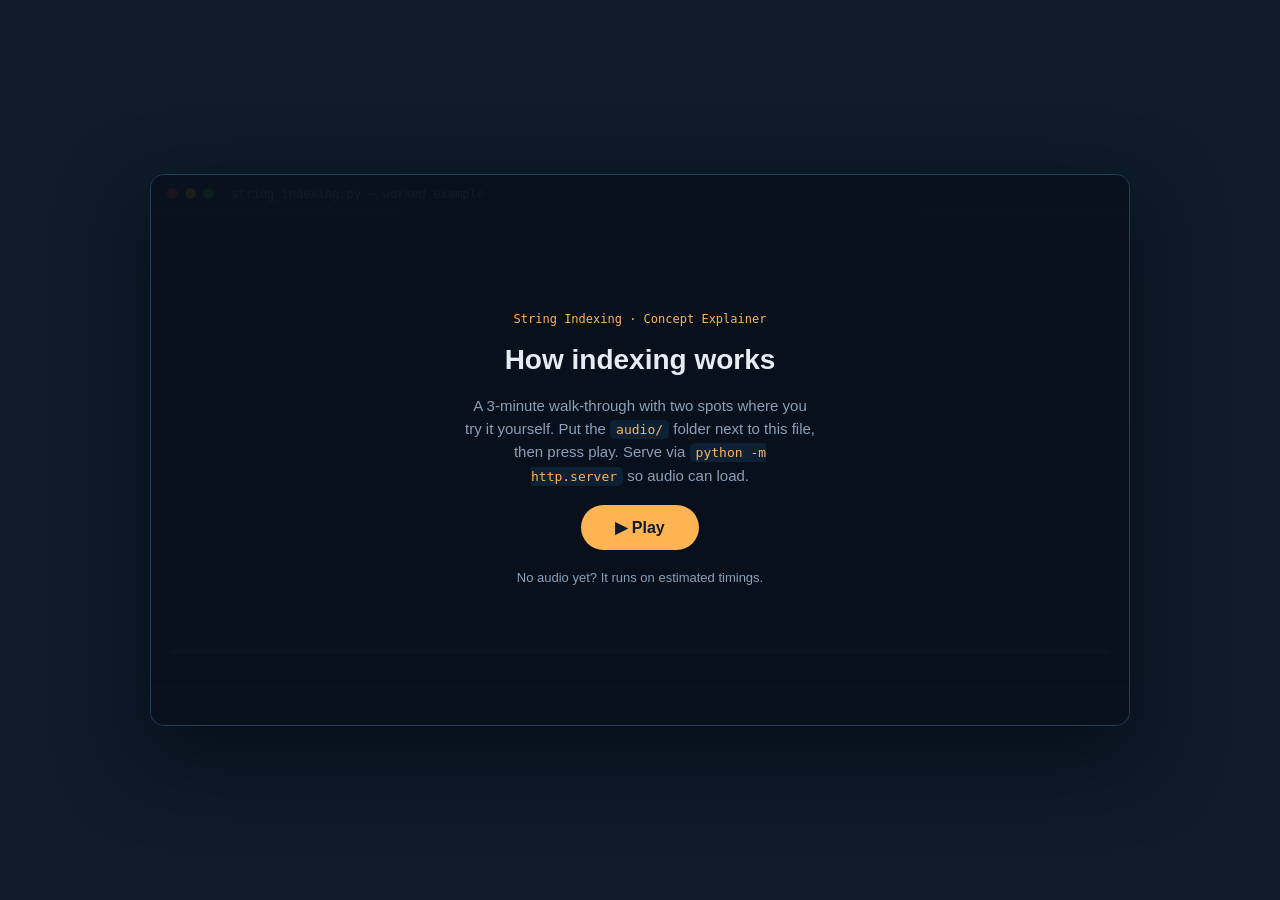
<file: worked example/player.html>
<!DOCTYPE html>
<html lang="en">
<head>
<meta charset="UTF-8">
<meta name="viewport" content="width=device-width, initial-scale=1.0">
<title>String Indexing — Worked Example</title>
<style>
  :root{
    --bg:#0d1b2a; --panel:#13263a; --ink:#e7ecf3; --dim:#8aa0b8; --line:#24405c;
    --amber:#ffb454; --amber-soft:rgba(255,180,84,.16);
    --green:#7ee787; --violet:#a78bfa; --violet-soft:rgba(167,139,250,.16);
    --mono:'SFMono-Regular',ui-monospace,'Cascadia Code','JetBrains Mono',Consolas,monospace;
    --sans:'Inter',-apple-system,BlinkMacSystemFont,'Segoe UI',sans-serif;
  }
  *{box-sizing:border-box;margin:0;padding:0}
  html,body{height:100%}
  body{background:var(--bg);color:var(--ink);font-family:var(--sans);
    display:flex;align-items:center;justify-content:center;overflow:hidden}
  .stage{width:min(980px,95vw);aspect-ratio:16/9;background:var(--panel);
    border:1px solid var(--line);border-radius:14px;position:relative;
    box-shadow:0 30px 80px rgba(0,0,0,.5);overflow:hidden}
  .chrome{height:38px;border-bottom:1px solid var(--line);display:flex;
    align-items:center;gap:7px;padding:0 16px;color:var(--dim);
    font-family:var(--mono);font-size:12px}
  .dot{width:11px;height:11px;border-radius:50%}
  .dot.r{background:#ff5f56}.dot.y{background:#ffbd2e}.dot.g{background:#27c93f}
  .file{margin-left:10px}

  .canvas{position:absolute;inset:38px 0 64px 0;display:flex;
    align-items:center;justify-content:center;padding:3% 7%}
  .slide{position:absolute;inset:0;display:flex;flex-direction:column;
    align-items:center;justify-content:center;padding:4% 7%;text-align:center;
    opacity:0;transform:translateY(12px);
    transition:opacity .5s ease,transform .5s ease;
    pointer-events:none;z-index:0}
  .slide.on{opacity:1;transform:none;pointer-events:auto;z-index:1}

  .eyebrow{font-family:var(--mono);font-size:12px;letter-spacing:.18em;
    text-transform:uppercase;color:var(--amber);margin-bottom:16px}
  h1{font-size:clamp(22px,3.4vw,38px);font-weight:600;line-height:1.18;max-width:20ch}
  h1 em{color:var(--amber);font-style:normal}
  .sub{color:var(--dim);font-size:clamp(14px,1.6vw,18px);margin-top:16px;max-width:36ch;line-height:1.5}
  .caption{color:var(--ink);font-size:clamp(15px,1.8vw,20px);margin-bottom:26px;font-weight:500}
  .caption code,.caption strong{color:var(--amber);font-weight:600}
  .caption code{font-family:var(--mono)}

  /* indexed grid */
  .grid{display:flex;gap:7px;font-family:var(--mono)}
  .cell{display:flex;flex-direction:column;align-items:center;gap:7px;position:relative}
  .glyph{width:clamp(40px,5.6vw,62px);height:clamp(40px,5.6vw,62px);
    display:flex;align-items:center;justify-content:center;font-size:clamp(20px,2.8vw,32px);
    border:1px solid var(--line);border-radius:9px;background:#0e2034;
    transition:all .4s cubic-bezier(.22,1,.36,1)}
  .idx,.nidx{font-size:13px;color:var(--dim);transition:color .4s ease,opacity .5s ease;opacity:0}
  .nidx{font-size:11px;color:#5f7a96}
  .idx.show,.nidx.show{opacity:1}
  .cell.hot .glyph{background:var(--amber-soft);border-color:var(--amber);color:var(--amber);
    transform:translateY(-5px);box-shadow:0 10px 22px rgba(255,180,84,.28)}
  .cell.hot .idx{color:var(--amber)} .cell.hot .nidx{color:var(--amber)}
  .cell.span .glyph{background:var(--violet-soft);border-color:var(--violet);color:#d8c7ff}
  /* compact grid for long strings (email etc.) */
  .grid.compact{gap:3px}
  .grid.compact .glyph{width:clamp(20px,2.4vw,30px);height:clamp(24px,3vw,36px);font-size:clamp(13px,1.5vw,18px);border-radius:5px}
  .grid.compact .idx{font-size:10px} .grid.compact .nidx{font-size:9px}
  .grid.compact .cell{gap:4px}
  /* excluded cell — slice end is exclusive */
  .cell.excluded .glyph{border-color:#ff6b6b;border-style:dashed;color:#ff9a9a;
    background:rgba(255,107,107,.08);opacity:.85}
  .cell.excluded .idx{color:#ff9a9a}

  /* pointer arrow that travels */
  .pointer{position:absolute;top:-30px;left:0;color:var(--amber);font-size:20px;
    transition:transform .45s cubic-bezier(.22,1,.36,1),opacity .3s ease;opacity:0}
  .pointer.show{opacity:1}

  .expr{font-family:var(--mono);font-size:clamp(16px,2.1vw,24px);margin-top:26px;min-height:1.4em}
  .expr .res{color:var(--green)} .expr .cmt{color:var(--dim)}

  /* code block (worked example) */
  .codeblock{font-family:var(--mono);background:#0a1622;border:1px solid var(--line);
    border-radius:10px;padding:14px 16px;margin-bottom:22px;text-align:left;
    min-width:min(440px,80vw);font-size:clamp(13px,1.6vw,17px)}
  .codeline{display:flex;gap:14px;padding:3px 6px;border-radius:5px;color:var(--dim);
    transition:background .3s,color .3s}
  .codeline .lnum{color:#456;width:1.2em;text-align:right;user-select:none}
  .codeline .ltext{color:#c8d6e5;white-space:pre}
  .codeline.active{background:var(--amber-soft)}
  .codeline.active .ltext{color:var(--ink)}
  .codeline.active .lnum{color:var(--amber)}

  /* pyodide live cell */
  .pyw{width:min(560px,86vw);gap:10px}
  .pyeditor{width:100%;background:#0a1622;border:1px solid var(--line);border-radius:10px;overflow:hidden}
  .pycode{width:100%;min-height:120px;background:transparent;color:#c8d6e5;border:none;
    font-family:var(--mono);font-size:14px;padding:14px;resize:vertical;line-height:1.5}
  .pycode:focus{outline:none}
  .pyrow{display:flex;align-items:center;gap:14px;width:100%}
  .pystatus{font-family:var(--mono);font-size:12px;color:var(--dim)}
  .pystatus.ready{color:var(--green)}
  .pyout{width:100%;min-height:2.4em;max-height:140px;overflow:auto;background:#0a1622;
    border:1px solid var(--line);border-radius:10px;padding:12px 14px;font-family:var(--mono);
    font-size:14px;color:var(--green);white-space:pre-wrap;text-align:left;margin:0}
  .pyout.err{color:#ff9a9a}
  .pyhint{font-size:13px;color:var(--dim);font-family:var(--mono)}

  /* compare scene */
  .compare{display:flex;gap:clamp(20px,5vw,64px);align-items:flex-start}
  .cmpcol{display:flex;flex-direction:column;align-items:center;gap:14px}
  .cmplabel{font-family:var(--mono);font-size:clamp(15px,1.9vw,21px);color:var(--ink)}
  .cmptag{font-size:13px;color:var(--dim)}
  .cmpres{font-family:var(--mono);color:var(--green);font-size:clamp(14px,1.7vw,19px)}

  /* recap */
  .recap{display:flex;flex-direction:column;gap:16px;max-width:30ch;text-align:left;margin-top:6px}
  .recap li{list-style:none;display:flex;gap:12px;align-items:flex-start;
    font-size:clamp(14px,1.7vw,18px);line-height:1.4;opacity:0;transform:translateX(-10px);
    transition:opacity .5s ease,transform .5s ease}
  .recap li.in{opacity:1;transform:none}
  .recap .n{flex:0 0 auto;width:26px;height:26px;border-radius:50%;background:var(--amber-soft);
    color:var(--amber);font-family:var(--mono);font-size:13px;display:flex;
    align-items:center;justify-content:center;margin-top:1px}
  .recap code{font-family:var(--mono);color:var(--amber)}
  .recap strong{color:var(--amber)}

  /* interactive widgets */
  .widget{display:flex;flex-direction:column;align-items:center;gap:18px;margin-top:24px}
  .row{display:flex;gap:10px;align-items:center;font-family:var(--mono)}
  .row input{width:64px;padding:9px;text-align:center;background:#0e2034;color:var(--ink);
    border:1px solid var(--line);border-radius:8px;font-family:var(--mono);font-size:17px}
  .row input:focus{outline:none;border-color:var(--amber)}
  .btn{background:var(--amber);color:#0d1b2a;border:none;font-weight:600;
    padding:10px 22px;border-radius:8px;font-size:15px;cursor:pointer;font-family:var(--sans)}
  .btn.ghost{background:none;color:var(--ink);border:1px solid var(--line)}
  .feedback{font-family:var(--mono);font-size:15px;min-height:1.3em;color:var(--green)}
  .opts{display:flex;gap:10px;flex-wrap:wrap;justify-content:center}
  .opt{font-family:var(--mono);font-size:17px;padding:10px 18px;border:1px solid var(--line);
    border-radius:9px;background:#0e2034;color:var(--ink);cursor:pointer;transition:all .2s}
  .opt:hover{border-color:var(--amber)}
  .opt.correct{border-color:var(--green);background:rgba(126,231,135,.14);color:var(--green)}
  .opt.wrong{border-color:#ff6b6b;background:rgba(255,107,107,.12);color:#ff9a9a}
  .explain{color:var(--dim);font-size:14px;max-width:38ch;line-height:1.5;text-align:center}

  /* footer transport */
  .scrubber{position:absolute;left:0;right:0;bottom:64px;height:18px;display:flex;align-items:center;
    padding:0 18px;cursor:pointer}
  .scrub-track{position:relative;flex:1;height:5px;border-radius:3px;background:var(--line)}
  .scrub-fill{position:absolute;left:0;top:0;bottom:0;width:0;background:var(--amber);border-radius:3px}
  .scrub-head{position:absolute;top:50%;left:0;width:13px;height:13px;border-radius:50%;
    background:var(--amber);transform:translate(-50%,-50%) scale(.6);opacity:0;
    transition:opacity .15s,transform .15s;box-shadow:0 1px 5px rgba(0,0,0,.5)}
  .scrubber:hover .scrub-head,.scrubber.dragging .scrub-head{opacity:1;transform:translate(-50%,-50%) scale(1)}
  .scrubber:hover .scrub-track{height:7px}
  .time{font-family:var(--mono);font-size:12px;color:var(--dim);white-space:nowrap;min-width:84px}
  .controls{position:absolute;bottom:0;left:0;right:0;height:64px;border-top:1px solid var(--line);
    display:flex;align-items:center;gap:12px;padding:0 18px;background:rgba(8,18,30,.6)}
  .controls button{background:none;border:none;color:var(--ink);cursor:pointer;font-size:15px;
    font-family:var(--sans);display:flex;align-items:center;gap:6px;padding:4px 8px;border-radius:7px;
    transition:background .15s,color .15s}
  .controls button:hover{background:rgba(255,255,255,.07)}
  .controls button:disabled{opacity:.3;cursor:default}
  .controls button:disabled:hover{background:none}
  #toggle{min-width:96px;justify-content:center}
  .seg{font-family:var(--mono);font-size:12px;color:var(--dim);white-space:nowrap;
    max-width:150px;overflow:hidden;text-overflow:ellipsis}
  .gatebadge{font-family:var(--mono);font-size:12px;color:var(--amber)}

  /* clickable segment timeline */
  .timeline{flex:1;display:flex;align-items:center;gap:6px;min-width:0}
  .tick{position:relative;flex:1;height:6px;border-radius:3px;background:var(--line);
    cursor:pointer;transition:background .2s}
  .tick:hover{background:#3a5f86}
  .tick.done{background:var(--amber)}
  .tick.active{background:var(--amber);box-shadow:0 0 0 2px rgba(255,180,84,.3)}
  .tick.ix{background:repeating-linear-gradient(45deg,var(--line),var(--line) 3px,#1a3550 3px,#1a3550 6px)}
  .tick.ix.done,.tick.ix.active{background:repeating-linear-gradient(45deg,var(--amber),var(--amber) 3px,#e09a30 3px,#e09a30 6px)}
  .tick .tip{position:absolute;bottom:16px;left:50%;transform:translateX(-50%);
    background:#0a1622;border:1px solid var(--line);color:var(--ink);font-family:var(--mono);
    font-size:11px;padding:4px 8px;border-radius:6px;white-space:nowrap;opacity:0;
    pointer-events:none;transition:opacity .15s;z-index:7}
  .tick:hover .tip{opacity:1}
  .tick .tip .num{color:var(--amber)}

  /* interaction gate banner */
  .ix-wait{position:absolute;bottom:74px;left:50%;transform:translateX(-50%);
    background:rgba(255,180,84,.14);border:1px solid var(--amber);color:var(--amber);
    padding:7px 16px;border-radius:999px;font-size:13px;font-family:var(--mono);
    opacity:0;transition:opacity .3s;pointer-events:none}
  .ix-wait.show{opacity:1}

  .gate{position:absolute;inset:0;background:rgba(8,16,26,.93);display:flex;flex-direction:column;
    align-items:center;justify-content:center;gap:18px;z-index:6;text-align:center;padding:8%}
  .gate h2{font-size:clamp(20px,2.6vw,28px)} .gate p{color:var(--dim);max-width:42ch;line-height:1.55;font-size:15px}
  .gate code{font-family:var(--mono);color:var(--amber);background:#0e2034;padding:2px 6px;border-radius:5px;font-size:13px}
  .start{background:var(--amber);color:#0d1b2a;border:none;font-weight:600;padding:13px 34px;border-radius:999px;font-size:16px;cursor:pointer}
  @media (prefers-reduced-motion:reduce){*{transition:none!important}}
</style>
</head>
<body>
<div class="stage" id="stage">
  <div class="chrome">
    <span class="dot r"></span><span class="dot y"></span><span class="dot g"></span>
    <span class="file" id="fileLabel">string_indexing.py — worked example</span>
  </div>
  <div class="canvas" id="canvas"></div>

  <div class="ix-wait" id="ixWait">Interactive — try it, then press Continue ▸</div>
  <div class="scrubber" id="scrubber" title="Click or drag to seek within this segment">
    <div class="scrub-track"><div class="scrub-fill" id="scrubFill"></div><div class="scrub-head" id="scrubHead"></div></div>
  </div>
  <div class="controls" id="controls" style="display:none">
    <button id="prevBtn" title="Previous (←)">⏮</button>
    <button id="toggle" title="Play / Pause (space)">⏸ Pause</button>
    <button id="nextBtn" title="Next (→)">⏭</button>
    <span class="time" id="timeLabel">0:00 / 0:00</span>
    <div class="timeline" id="timeline"></div>
    <button id="replay" title="Restart">↻</button>
    <span class="seg" id="segLabel"></span>
  </div>

  <div class="gate" id="gate">
    <div class="gatebadge">String Indexing · Concept Explainer</div>
    <h2>How indexing works</h2>
    <p>A 3-minute walk-through with two spots where you try it yourself.
       Put the <code>audio/</code> folder next to this file, then press play.
       Serve via <code>python -m http.server</code> so audio can load.</p>
    <button class="start" id="start">▶ Play</button>
    <p style="font-size:13px">No audio yet? It runs on estimated timings.</p>
  </div>
</div>

<script>
let SCRIPT=null, manifest=null, audioEl=null, audioBust=0, idx=0, paused=false, usingAudio=false, waiting=false;
const stepTimers=[];
// clock-based playback state
let rafId=null, segStart=0, segPos=0, segDur=0, lastTs=0, segEnded=false, dragging=false;

const canvas=document.getElementById('canvas');
const segLabel=document.getElementById('segLabel');
const controls=document.getElementById('controls');
const gate=document.getElementById('gate');
const toggleBtn=document.getElementById('toggle');
const ixWait=document.getElementById('ixWait');
const prevBtn=document.getElementById('prevBtn');
const nextBtn=document.getElementById('nextBtn');
const timeline=document.getElementById('timeline');
const scrubber=document.getElementById('scrubber');
const scrubFill=document.getElementById('scrubFill');
const scrubHead=document.getElementById('scrubHead');
const timeLabel=document.getElementById('timeLabel');
let started=false;

function fmtTime(s){ s=Math.max(0,Math.floor(s)); return `${Math.floor(s/60)}:${String(s%60).padStart(2,'0')}`; }

/* ---------- builders ---------- */
function gridHTML(cfg){
  const word=cfg.word, len=[...word].length;
  const excl=cfg.exclude||[];
  let cells=[...word].map((ch,i)=>{
    const neg = cfg.reveal_negative ? `<div class="nidx">${i-len}</div>` : '';
    const ex = excl.includes(i) ? ' excluded' : '';
    return `<div class="cell${ex}" data-i="${i}">
      <div class="pointer">▼</div>
      <div class="glyph">${ch==' '?'&nbsp;':ch}</div>
      <div class="idx">${i}</div>${neg}
    </div>`;
  }).join('');
  return `<div class="grid${cfg.compact?' compact':''}">${cells}</div>`;
}

function buildSlide(seg){
  const s=document.createElement('section');
  s.className='slide'; s.dataset.seg=seg.id;
  const eye=seg.eyebrow?`<div class="eyebrow">${seg.eyebrow}</div>`:'';

  if(seg.scene==='title' || seg.scene==='recap'){
    if(seg.scene==='recap'){
      const lis=seg.recap_points.map((p,i)=>`<li><span class="n">${i+1}</span><span>${p}</span></li>`).join('');
      s.innerHTML=`${eye}<h1>${seg.heading||''}</h1><ul class="recap">${lis}</ul>`;
    }else{
      s.innerHTML=`${eye}<h1>${seg.heading}</h1>${seg.sub?`<p class="sub">${seg.sub}</p>`:''}`;
    }
  }
  else if(seg.scene==='grid'){
    const cap=seg.caption?`<div class="caption">${seg.caption}</div>`:'';
    let inner=`${eye}${cap}${gridHTML(seg.grid)}`;
    if(seg.kind==='narration') inner+=`<div class="expr">${seg.expr||''}</div>`;
    if(seg.kind==='interactive'&&seg.widget==='slice_cell') inner+=sliceWidgetHTML(seg.config);
    if(seg.kind==='interactive'&&seg.widget==='predict') inner+=predictWidgetHTML(seg.config);
    s.innerHTML=inner;
  }
  else if(seg.scene==='compare'){
    const c=seg.compare;
    const col=(d)=>`<div class="cmpcol">
        <div class="cmplabel">${d.label}</div>
        ${gridHTML({word:c.word,reveal_index:true})}
        <div class="cmpres">→ ${d.result}</div><div class="cmptag">${d.tag}</div>
      </div>`;
    s.innerHTML=`${eye}<div class="caption">${seg.caption||''}</div>
      <div class="compare">${col(c.left)}${col(c.right)}</div>`;
  }
  else if(seg.scene==='code_grid'){
    const cap=seg.caption?`<div class="caption">${seg.caption}</div>`:'';
    const gridCfg=Object.assign({compact:true}, seg.grid||{});
    const inner=`${eye}${cap}
      ${codeBlockHTML(seg.code, seg.active_line)}
      ${gridHTML(gridCfg)}
      <div class="expr">${seg.expr||''}</div>`;
    s.innerHTML=inner;
  }
  else if(seg.scene==='code_live'){
    const cap=seg.caption?`<div class="caption">${seg.caption}</div>`:'';
    s.innerHTML=`${eye}${cap}${pyodideWidgetHTML(seg.config)}`;
  }
  canvas.appendChild(s);
  return s;
}

function codeBlockHTML(lines, activeLine){
  const rows=(lines||[]).map((ln,i)=>{
    const active = (ln.hl || i===activeLine) ? ' active' : '';
    return `<div class="codeline${active}"><span class="lnum">${i+1}</span><span class="ltext">${escapeHTML(ln.text)}</span></div>`;
  }).join('');
  return `<div class="codeblock">${rows}</div>`;
}
function escapeHTML(s){ return s.replace(/&/g,'&amp;').replace(/</g,'&lt;').replace(/>/g,'&gt;'); }

function pyodideWidgetHTML(cfg){
  return `<div class="widget pyw" data-w="pyodide">
    <div class="pyeditor"><textarea class="pycode" spellcheck="false">${escapeHTML(cfg.starter_code||'')}</textarea></div>
    <div class="pyrow">
      <button class="btn pyrun">▶ Run</button>
      <span class="pystatus">loading Python…</span>
    </div>
    <pre class="pyout" aria-live="polite"></pre>
    ${cfg.hint?`<div class="pyhint">💡 ${cfg.hint}</div>`:''}
  </div>`;
}

function sliceWidgetHTML(cfg){
  return `<div class="widget" data-w="slice">
    <div class="row">s[<input class="ixIn" type="number" min="${cfg.min}" max="${cfg.max}" value="0">]
      <button class="btn ixRun">Run</button></div>
    <div class="feedback ixFb"></div>
  </div>`;
}
function predictWidgetHTML(cfg){
  const opts=cfg.options.map((o,i)=>`<button class="opt" data-i="${i}">${o}</button>`).join('');
  return `<div class="widget" data-w="predict">
    <div class="opts">${opts}</div>
    <div class="explain pxExp"></div>
  </div>`;
}

/* ---------- per-scene animation (cue-list model for seekability) ---------- */
function clearStepTimers(){ while(stepTimers.length) clearTimeout(stepTimers.pop()); }

function setHighlight(slide, list, mode){
  slide.querySelectorAll('.cell').forEach(c=>{
    c.classList.remove('hot','span');
    const i=+c.dataset.i;
    if(list&&list.includes(i)) c.classList.add(mode==='span'?'span':'hot');
  });
}
function setPointer(slide, pos){
  slide.querySelectorAll('.pointer').forEach(p=>p.classList.remove('show'));
  if(pos==null) return;
  const cell=slide.querySelector(`.cell[data-i="${pos}"]`);
  if(cell) cell.querySelector('.pointer').classList.add('show');
}

// active cue list for the current segment: each cue = {t: ms, fn: ()=>{}}
let sceneCues=[];

// build (but do not schedule) the cue list for a segment
function buildCues(slide, seg, durSec){
  const cues=[];
  const idxEls=[...slide.querySelectorAll('.idx')];
  const negEls=[...slide.querySelectorAll('.nidx')];
  if(seg.grid?.reveal_index){
    idxEls.forEach((el,i)=>cues.push({t:120*i+150, fn:()=>el.classList.add('show')}));
  }
  if(seg.grid?.reveal_negative){
    const base=120*idxEls.length+250;
    negEls.forEach((el,i)=>{
      const order = seg.grid.walk_from_end ? (negEls.length-1-i) : i;
      cues.push({t:base+120*order, fn:()=>el.classList.add('show')});
    });
  }
  if(seg.expr_steps && seg.expr_steps.length){
    const exprEl=slide.querySelector('.expr');
    seg.expr_steps.forEach(st=>{
      const t=Math.max(0,(st.at||0)*durSec*1000);
      cues.push({t, fn:()=>{
        setHighlight(slide, st.highlight, 'hot');
        setPointer(slide, st.pointer);
        if(exprEl && st.expr!=null) exprEl.innerHTML=st.expr;
      }});
    });
  } else if(seg.grid && seg.grid.highlight){
    cues.push({t:400, fn:()=>{ setHighlight(slide, seg.grid.highlight,'hot'); setPointer(slide, seg.grid.pointer); }});
  }
  if(seg.scene==='compare'){
    const cols=[...slide.querySelectorAll('.cmpcol')]; const c=seg.compare;
    cues.push({t:500, fn:()=>setHighlight(cols[0], c.left.highlight,'hot')});
    cues.push({t:1400, fn:()=>setHighlight(cols[1], c.right.highlight,'span')});
  }
  if(seg.scene==='recap'){
    slide.querySelectorAll('.recap li').forEach((li,i)=>
      cues.push({t:400+500*i, fn:()=>li.classList.add('in')}));
  }
  cues.sort((a,b)=>a.t-b.t);
  return cues;
}

// reset a slide's animated elements to their pre-animation state
function resetSceneVisuals(slide){
  slide.querySelectorAll('.idx,.nidx').forEach(e=>e.classList.remove('show'));
  slide.querySelectorAll('.cell').forEach(c=>c.classList.remove('hot','span'));
  slide.querySelectorAll('.pointer').forEach(p=>p.classList.remove('show'));
  slide.querySelectorAll('.recap li').forEach(li=>li.classList.remove('in'));
}

// apply every cue whose time <= posMs (instant — used for seeking and frame updates)
function applyCuesUpTo(slide, posMs){
  resetSceneVisuals(slide);
  sceneCues.forEach(c=>{ if(c.t<=posMs) c.fn(); });
}

/* ---------- interactive wiring ---------- */
function wireInteractive(slide, seg){
  if(seg.widget==='slice_cell'){
    const inp=slide.querySelector('.ixIn'), run=slide.querySelector('.ixRun'), fb=slide.querySelector('.ixFb');
    const word=seg.config.word, len=word.length;
    const doRun=()=>{
      let v=parseInt(inp.value,10);
      if(isNaN(v)||v<seg.config.min||v>seg.config.max){ fb.style.color='#ff9a9a'; fb.textContent=`Pick 0 to ${seg.config.max}`; return; }
      setHighlight(slide,[v],'hot'); setPointer(slide,v);
      fb.style.color='var(--green)'; fb.textContent=`s[${v}] → '${word[v]}'`;
    };
    run.onclick=doRun;
    inp.onkeydown=e=>{ if(e.key==='Enter') doRun(); };
  }
  if(seg.widget==='predict'){
    const exp=slide.querySelector('.pxExp');
    slide.querySelectorAll('.opt').forEach(btn=>{
      btn.onclick=()=>{
        const i=+btn.dataset.i, correct=seg.config.correct_index;
        slide.querySelectorAll('.opt').forEach(b=>b.style.pointerEvents='none');
        if(i===correct){ btn.classList.add('correct'); }
        else{ btn.classList.add('wrong'); slide.querySelectorAll('.opt')[correct].classList.add('correct'); }
        setHighlight(slide, seg.config.reveal_highlight,'hot');
        setPointer(slide, seg.config.reveal_highlight[0]);
        exp.textContent=seg.config.explanation;
      };
    });
  }
  if(seg.widget==='pyodide_cell'){
    const runBtn=slide.querySelector('.pyrun');
    const status=slide.querySelector('.pystatus');
    const out=slide.querySelector('.pyout');
    const code=slide.querySelector('.pycode');

    // always sync status to current Pyodide state (handles jumps + preload-already-done)
    const markReady=()=>{ status.textContent='Python ready'; status.classList.add('ready'); runBtn.disabled=false; };
    if(_pyodide){ markReady(); }
    else{
      runBtn.disabled=true; status.textContent='loading Python…';
      ensurePyodide(markReady, (msg)=>{ status.textContent=msg; });
    }

    if(runBtn.dataset.wired==='1') return;   // wire click handler only once
    runBtn.dataset.wired='1';
    const run=async ()=>{
      out.classList.remove('err'); out.textContent='running…';
      try{
        const py=await ensurePyodide();
        py.runPython(`import sys,io\n_b=io.StringIO()\nsys.stdout=_b`);
        let result;
        try{ result=py.runPython(code.value); }
        finally{ py.runPython(`sys.stdout=sys.__stdout__`); }
        let printed=py.runPython(`_b.getvalue()`);
        let text=(printed||'');
        if(result!==undefined && result!==null && String(result)!=='undefined' && text==='') text=String(result);
        out.textContent = text!=='' ? text : '(no output — add a print())';
      }catch(e){
        out.classList.add('err');
        out.textContent=String(e.message||e).split('\n').slice(-6).join('\n');
      }
    };
    runBtn.onclick=run;
  }
}

/* ---------- Pyodide (lazy, loaded once, shared) ---------- */
let _pyodide=null, _pyLoading=null;
function ensurePyodide(onReady, onProgress){
  if(_pyodide){ if(onReady) onReady(); return Promise.resolve(_pyodide); }
  if(!_pyLoading){
    if(onProgress) onProgress('loading Python…');
    _pyLoading=new Promise((resolve,reject)=>{
      const s=document.createElement('script');
      s.src='https://cdn.jsdelivr.net/pyodide/v0.26.2/full/pyodide.js';
      s.onload=async ()=>{
        try{
          _pyodide=await loadPyodide({indexURL:'https://cdn.jsdelivr.net/pyodide/v0.26.2/full/'});
          resolve(_pyodide);
        }catch(e){ reject(e); }
      };
      s.onerror=()=>reject(new Error('Could not load Python (needs internet)'));
      document.head.appendChild(s);
    });
  }
  _pyLoading.then(()=>{ if(onReady) onReady(); }).catch(e=>{ if(onProgress) onProgress('Python failed to load — needs internet'); });
  return _pyLoading;
}

/* ---------- playback engine (clock-based, seekable) ---------- */
function stopClock(){ if(rafId){ cancelAnimationFrame(rafId); rafId=null; } }
function stopPlayback(){
  stopClock(); clearStepTimers();
  if(usingAudio && audioEl){ audioEl.pause(); }
  waiting=false; ixWait.classList.remove('show');
}

function showSlide(i){
  document.querySelectorAll('.slide').forEach(s=>s.classList.remove('on'));
  const seg=SCRIPT.segments[i];
  const slide=document.querySelector(`.slide[data-seg="${seg.id}"]`);
  slide.classList.add('on');
  segLabel.textContent=`${i+1} / ${SCRIPT.segments.length} · ${seg.eyebrow||''}`;
  updateTimeline(i);
  prevBtn.disabled = i<=0;
  nextBtn.disabled = i>=SCRIPT.segments.length-1;
  return slide;
}
function durationFor(i){
  if(usingAudio && manifest?.segments?.[i]?.duration) return manifest.segments[i].duration;
  return SCRIPT.segments[i].est_seconds;
}

function updateScrub(){
  const pct = segDur>0 ? Math.min(100,(segPos/segDur)*100) : 0;
  scrubFill.style.width=pct+'%';
  scrubHead.style.left=pct+'%';
  timeLabel.textContent=`${fmtTime(segPos)} / ${fmtTime(segDur)}`;
}

let curSlide=null, curSeg=null;

// the single source of truth for "where we are" — sets visuals + scrubber to segPos
function renderAt(posMs){
  if(curSlide) applyCuesUpTo(curSlide, posMs);
  updateScrub();
}

function tick(ts){
  if(paused||waiting){ lastTs=ts; rafId=requestAnimationFrame(tick); return; }
  if(!lastTs) lastTs=ts;
  const dt=(ts-lastTs)/1000; lastTs=ts;
  // if using audio, trust the audio clock; else advance manually
  if(usingAudio && audioEl && !audioEl.paused){
    segPos=audioEl.currentTime;
  } else {
    segPos+=dt;
  }
  renderAt(segPos*1000);
  if(segPos>=segDur-0.02){
    segPos=segDur; renderAt(segDur*1000); segEnded=true;
    onSegmentEnd(); return;
  }
  rafId=requestAnimationFrame(tick);
}

function onSegmentEnd(){
  stopClock();
  const seg=SCRIPT.segments[idx];
  if(seg.kind==='interactive'){ enterWaitState(idx); }
  else if(idx<SCRIPT.segments.length-1){ playIndex(idx+1); }
  else finish();
}

function playIndex(i){
  stopPlayback();
  paused=false; waiting=false; segEnded=false; lastTs=0;
  toggleBtn.textContent='⏸ Pause';
  if(i>=SCRIPT.segments.length){ finish(); return; }
  idx=i;
  curSeg=SCRIPT.segments[i];
  curSlide=showSlide(i);
  segDur=durationFor(i);
  segPos=0;
  sceneCues=buildCues(curSlide, curSeg, segDur);
  if(curSeg.kind==='interactive') wireInteractive(curSlide, curSeg);
  renderAt(0);
  if(usingAudio && audioEl){
    // one reused element: swap src per segment so it stays "unlocked" after the first
    // gesture-driven play (Safari/iOS block .play() on fresh elements outside a gesture).
    audioEl.src=`audio/${curSeg.id}.mp3?v=${audioBust}`;
    audioEl.currentTime=0; audioEl.play().catch(()=>{});
  }
  rafId=requestAnimationFrame(tick);
}

// seek within the CURRENT segment to a fraction 0..1
function seekFrac(frac){
  if(!curSeg) return;
  frac=Math.max(0,Math.min(1,frac));
  segPos=frac*segDur; segEnded=false;
  if(usingAudio && audioEl){ try{ audioEl.currentTime=segPos; }catch(e){} }
  renderAt(segPos*1000);
  lastTs=0;
  // if we were at an interactive wait and user scrubs back, leave wait state
  if(waiting && frac<0.999){ waiting=false; ixWait.classList.remove('show'); toggleBtn.textContent='⏸ Pause'; if(!rafId) rafId=requestAnimationFrame(tick); }
}

/* jump to any segment, playing from its start */
function jumpTo(i){
  i=Math.max(0,Math.min(SCRIPT.segments.length-1,i));
  playIndex(i);
}

/* ---------- timeline ---------- */
function buildTimeline(){
  timeline.innerHTML='';
  SCRIPT.segments.forEach((seg,i)=>{
    const t=document.createElement('div');
    t.className='tick'+(seg.kind==='interactive'?' ix':'');
    t.dataset.i=i;
    const kindTag = seg.kind==='interactive' ? ' · interactive' : '';
    t.innerHTML=`<span class="tip"><span class="num">${i+1}</span> ${seg.eyebrow||seg.scene}${kindTag}</span>`;
    t.onclick=()=>jumpTo(i);
    timeline.appendChild(t);
  });
}
function updateTimeline(active){
  [...timeline.children].forEach((t,i)=>{
    t.classList.toggle('active', i===active);
    t.classList.toggle('done', i<active);
  });
}

function enterWaitState(i){
  waiting=true; ixWait.classList.add('show');
  segPos=segDur; updateScrub();
  toggleBtn.textContent='▸ Continue';
}
function leaveWaitState(){
  waiting=false; ixWait.classList.remove('show');
  toggleBtn.textContent='⏸ Pause';
  playIndex(idx+1);
}

function finish(){ stopClock(); toggleBtn.textContent='✓ Done'; segLabel.textContent='Complete'; }

function pause(){
  paused=true;
  if(usingAudio&&audioEl) audioEl.pause();
  toggleBtn.textContent='▶ Resume';
}
function resume(){
  paused=false; lastTs=0;
  toggleBtn.textContent='⏸ Pause';
  if(usingAudio&&audioEl) audioEl.play().catch(()=>{});
  if(!rafId) rafId=requestAnimationFrame(tick);
}

toggleBtn.onclick=()=>{
  if(waiting){ leaveWaitState(); return; }
  paused?resume():pause();
};
prevBtn.onclick=()=>{ if(idx>0) jumpTo(idx-1); };
nextBtn.onclick=()=>{
  // from an interactive gate, Next should advance past it
  if(idx<SCRIPT.segments.length-1) jumpTo(idx+1);
};
document.getElementById('replay').onclick=()=>jumpTo(0);

// keyboard transport
document.addEventListener('keydown',e=>{
  if(!started) return;
  if(e.target.tagName==='INPUT' || e.target.tagName==='TEXTAREA') return; // don't hijack typing
  if(e.key===' '){ e.preventDefault(); toggleBtn.click(); }
  else if(e.key==='ArrowLeft'){ e.preventDefault(); prevBtn.click(); }
  else if(e.key==='ArrowRight'){ e.preventDefault(); nextBtn.click(); }
});

/* ---------- scrubber seeking ---------- */
function fracFromEvent(e){
  const track=scrubber.querySelector('.scrub-track');
  const r=track.getBoundingClientRect();
  const x=(e.touches?e.touches[0].clientX:e.clientX)-r.left;
  return r.width>0 ? x/r.width : 0;
}
function startDrag(e){
  if(!started||!curSeg) return;
  dragging=true; scrubber.classList.add('dragging');
  seekFrac(fracFromEvent(e));
  e.preventDefault();
}
function moveDrag(e){ if(dragging) seekFrac(fracFromEvent(e)); }
function endDrag(){ dragging=false; scrubber.classList.remove('dragging'); }
scrubber.addEventListener('mousedown',startDrag);
document.addEventListener('mousemove',moveDrag);
document.addEventListener('mouseup',endDrag);
scrubber.addEventListener('touchstart',startDrag,{passive:false});
document.addEventListener('touchmove',moveDrag,{passive:false});
document.addEventListener('touchend',endDrag);

/* ---------- boot ---------- */
async function loadManifest(){
  try{ const r=await fetch('audio/manifest.json',{cache:'no-store'}); if(r.ok){ manifest=await r.json(); usingAudio=true; } }
  catch(e){ usingAudio=false; }
}
async function boot(){
  SCRIPT=await (await fetch('script.json',{cache:'no-store'})).json();
  document.getElementById('fileLabel').textContent='string_indexing.py — worked example';
  SCRIPT.segments.forEach(buildSlide);
  buildTimeline();
}
document.getElementById('start').onclick=async ()=>{
  audioBust=Date.now();
  // Create ONE audio element now, inside the user gesture. It gets unlocked by the
  // first gesture-driven play (in playIndex(0)) and is then reused for every segment —
  // so auto-advanced segments 2..N are no longer blocked by autoplay policy.
  audioEl=new Audio(); audioEl.preload='auto';
  await loadManifest();
  if(!usingAudio){ audioEl=null; }
  gate.style.display='none'; controls.style.display='flex';
  started=true;
  // begin loading Python in the background if any segment needs it
  if(SCRIPT.segments.some(s=>s.widget==='pyodide_cell')) ensurePyodide();
  playIndex(0);
};
boot();
</script>
</body>
</html>
</file>
<file: learning-experience/css/styles.css>
/* ════════════════════════════════════════════════════════════════════
   STRING INDEXING & SLICING — LEARNING EXPERIENCE
   Dark editorial theme, consistent with the video slide palette.
   ════════════════════════════════════════════════════════════════════ */

@import url('https://fonts.googleapis.com/css2?family=Bricolage+Grotesque:opsz,wght@12..96,300..800&family=JetBrains+Mono:wght@400;600&display=swap');

:root {
  --bg:        #0E1525;
  --bg-raised: #16203A;
  --bg-card:   #1B2742;
  --bg-code:   #0A101F;
  --line:      #2A3A5C;
  --line-soft: #1F2C4A;
  --text:      #EDF1F8;
  --text-2:    #9FB0CC;
  --text-3:    #64779B;
  --blue:      #5B9BD5;
  --teal:      #2EAE85;
  --amber:     #D9A036;
  --rose:      #D4537E;
  --violet:    #8B7CF6;
  --red:       #D85A5A;
  --radius:    10px;
  --radius-lg: 16px;
}

* { box-sizing: border-box; margin: 0; padding: 0; }

html { scroll-behavior: smooth; }

body {
  font-family: "Bricolage Grotesque", system-ui, sans-serif;
  background:
    radial-gradient(1200px 500px at 85% -10%, rgba(91,155,213,0.08), transparent 60%),
    radial-gradient(900px 400px at -10% 110%, rgba(46,174,133,0.06), transparent 60%),
    var(--bg);
  color: var(--text);
  min-height: 100vh;
  line-height: 1.6;
}

code, pre, .fc-mono, .code-input {
  font-family: "JetBrains Mono", monospace;
}

code {
  background: var(--bg-code);
  border: 1px solid var(--line-soft);
  border-radius: 5px;
  padding: 0.1em 0.4em;
  font-size: 0.88em;
  color: var(--blue);
}

/* ── Layout shell ─────────────────────────────────────────────────── */

.shell {
  display: grid;
  grid-template-columns: 290px 1fr;
  min-height: 100vh;
}

.sidebar {
  background: var(--bg-raised);
  border-right: 1px solid var(--line-soft);
  padding: 1.8rem 1.2rem;
  position: sticky;
  top: 0;
  height: 100vh;
  overflow-y: auto;
  display: flex;
  flex-direction: column;
  gap: 1.2rem;
}

.brand-kicker {
  font-size: 0.68rem;
  font-weight: 600;
  letter-spacing: 0.14em;
  text-transform: uppercase;
  color: var(--teal);
}

.brand-title {
  font-size: 1.25rem;
  font-weight: 700;
  line-height: 1.25;
  letter-spacing: -0.01em;
}

.brand-sub {
  font-size: 0.78rem;
  color: var(--text-3);
  margin-top: 0.2rem;
}

.arc-progress {
  background: var(--line-soft);
  height: 6px;
  border-radius: 3px;
  overflow: hidden;
}
.arc-progress-fill {
  height: 100%;
  width: 0%;
  background: linear-gradient(90deg, var(--teal), var(--blue));
  border-radius: 3px;
  transition: width 0.4s ease;
}
.arc-progress-label {
  font-size: 0.72rem;
  color: var(--text-3);
  margin-top: 0.35rem;
}

.arc-nav { display: flex; flex-direction: column; gap: 4px; }

.nav-step {
  display: flex;
  align-items: center;
  gap: 0.7rem;
  width: 100%;
  text-align: left;
  background: none;
  border: 1px solid transparent;
  border-radius: var(--radius);
  padding: 0.55rem 0.7rem;
  color: var(--text-2);
  font-family: inherit;
  font-size: 0.86rem;
  cursor: pointer;
  transition: background 0.15s, color 0.15s;
}
.nav-step:hover { background: rgba(91,155,213,0.07); color: var(--text); }
.nav-step.active {
  background: rgba(91,155,213,0.12);
  border-color: rgba(91,155,213,0.35);
  color: var(--text);
}
.nav-step.done .nav-dot { background: var(--teal); border-color: var(--teal); color: #04130D; }

.nav-dot {
  width: 22px; height: 22px;
  border-radius: 50%;
  border: 1.5px solid var(--line);
  display: inline-flex;
  align-items: center;
  justify-content: center;
  font-size: 0.68rem;
  font-weight: 700;
  flex-shrink: 0;
}

.sidebar-foot {
  margin-top: auto;
  font-size: 0.7rem;
  color: var(--text-3);
  line-height: 1.7;
  border-top: 1px solid var(--line-soft);
  padding-top: 1rem;
}

/* ── Main content ─────────────────────────────────────────────────── */

.main {
  padding: 3rem clamp(1.5rem, 5vw, 4.5rem);
  max-width: 880px;
  width: 100%;
}

.step-head { margin-bottom: 1.8rem; }
.step-kicker {
  font-size: 0.7rem;
  font-weight: 600;
  letter-spacing: 0.12em;
  text-transform: uppercase;
  color: var(--teal);
  margin-bottom: 0.4rem;
}
.step-head h2 {
  font-size: clamp(1.6rem, 3.4vw, 2.2rem);
  font-weight: 750;
  letter-spacing: -0.02em;
  line-height: 1.15;
}
.step-lead { color: var(--text-2); margin-top: 0.6rem; max-width: 60ch; }

h3 { font-size: 1.05rem; font-weight: 700; margin: 1.8rem 0 0.7rem; }

/* ── Buttons ──────────────────────────────────────────────────────── */

.btn-primary, .btn-secondary {
  font-family: inherit;
  font-size: 0.92rem;
  font-weight: 650;
  border-radius: var(--radius);
  padding: 0.65rem 1.3rem;
  cursor: pointer;
  transition: transform 0.12s, box-shadow 0.12s, background 0.15s;
}
.btn-primary {
  background: linear-gradient(135deg, var(--blue), #4A84BC);
  border: none;
  color: #06101E;
}
.btn-primary:hover { transform: translateY(-1px); box-shadow: 0 6px 18px rgba(91,155,213,0.3); }
.btn-secondary {
  background: transparent;
  border: 1px solid var(--line);
  color: var(--text-2);
}
.btn-secondary:hover:not(:disabled) { border-color: var(--blue); color: var(--text); }
.btn-secondary:disabled { opacity: 0.35; cursor: default; }

.step-done-btn { margin-top: 2rem; }

/* ── Video blocks ─────────────────────────────────────────────────── */

.video-wrap {
  background: var(--bg-card);
  border: 1px solid var(--line-soft);
  border-radius: var(--radius-lg);
  overflow: hidden;
  margin-bottom: 1.4rem;
}
.video-wrap video { width: 100%; display: none; aspect-ratio: 16/9; background: #000; }
.video-wrap.has-video video { display: block; }
.video-wrap.has-video .video-fallback { display: none; }

.video-fallback {
  aspect-ratio: 16/9;
  display: flex;
  flex-direction: column;
  align-items: center;
  justify-content: center;
  gap: 0.6rem;
  text-align: center;
  padding: 2rem;
  background:
    radial-gradient(500px 200px at 50% 0%, rgba(91,155,213,0.08), transparent),
    var(--bg-code);
}
.vf-icon {
  width: 60px; height: 60px;
  border-radius: 50%;
  background: rgba(91,155,213,0.14);
  border: 1.5px solid rgba(91,155,213,0.4);
  color: var(--blue);
  display: flex; align-items: center; justify-content: center;
  font-size: 1.3rem;
}
.vf-title { font-weight: 700; font-size: 1.05rem; }
.vf-note { font-size: 0.8rem; color: var(--text-3); line-height: 1.8; }

.video-caption {
  padding: 0.7rem 1.1rem;
  font-size: 0.82rem;
  color: var(--text-2);
  border-top: 1px solid var(--line-soft);
}

/* ── Question cards ───────────────────────────────────────────────── */

.q-card {
  background: var(--bg-card);
  border: 1px solid var(--line-soft);
  border-radius: var(--radius-lg);
  padding: 1.6rem 1.7rem;
  animation: rise 0.3s ease;
}

@keyframes rise {
  from { opacity: 0; transform: translateY(8px); }
  to   { opacity: 1; transform: none; }
}

.q-meta { display: flex; gap: 0.5rem; margin-bottom: 1rem; }
.q-level {
  font-size: 0.7rem; font-weight: 700;
  letter-spacing: 0.06em; text-transform: uppercase;
  color: var(--lvl);
  border: 1px solid color-mix(in srgb, var(--lvl) 50%, transparent);
  background: color-mix(in srgb, var(--lvl) 12%, transparent);
  border-radius: 999px;
  padding: 0.18rem 0.65rem;
}
.q-diff {
  font-size: 0.7rem; font-weight: 600;
  border-radius: 999px;
  padding: 0.18rem 0.65rem;
  border: 1px solid var(--line);
  color: var(--text-3);
}
.q-diff-easy   { color: var(--teal);  border-color: color-mix(in srgb, var(--teal) 45%, transparent); }
.q-diff-medium { color: var(--amber); border-color: color-mix(in srgb, var(--amber) 45%, transparent); }
.q-diff-hard   { color: var(--red);   border-color: color-mix(in srgb, var(--red) 45%, transparent); }

.q-text { font-size: 1.08rem; font-weight: 600; line-height: 1.5; }

.q-code {
  background: var(--bg-code);
  border: 1px solid var(--line-soft);
  border-radius: var(--radius);
  padding: 0.9rem 1.1rem;
  margin: 1rem 0;
  font-size: 0.88rem;
  line-height: 1.7;
  color: #C9D7EE;
  overflow-x: auto;
  white-space: pre;
}

/* Options */
.opts { display: flex; flex-direction: column; gap: 0.55rem; margin-top: 1.2rem; }
.opt {
  display: flex; align-items: flex-start; gap: 0.8rem;
  width: 100%; text-align: left;
  background: var(--bg-raised);
  border: 1px solid var(--line-soft);
  border-radius: var(--radius);
  padding: 0.75rem 0.95rem;
  color: var(--text);
  font-family: inherit;
  font-size: 0.93rem;
  cursor: pointer;
  transition: border-color 0.15s, background 0.15s, transform 0.1s;
}
.opt:hover:not(:disabled) { border-color: var(--blue); background: rgba(91,155,213,0.07); transform: translateX(2px); }
.opt:disabled { cursor: default; opacity: 0.75; }
.opt.opt-correct { border-color: var(--teal); background: rgba(46,174,133,0.12); opacity: 1; }
.opt.opt-wrong   { border-color: var(--red);  background: rgba(216,90,90,0.10); }
.opt-key {
  width: 22px; height: 22px;
  border-radius: 6px;
  background: var(--line-soft);
  display: inline-flex; align-items: center; justify-content: center;
  font-size: 0.72rem; font-weight: 700;
  color: var(--text-2);
  flex-shrink: 0;
  margin-top: 0.1rem;
}

/* Text answer */
.text-answer { display: flex; gap: 0.7rem; margin-top: 1.2rem; }
.code-input {
  flex: 1;
  background: var(--bg-code);
  border: 1px solid var(--line);
  border-radius: var(--radius);
  padding: 0.7rem 1rem;
  color: var(--text);
  font-size: 0.92rem;
}
.code-input:focus { outline: none; border-color: var(--blue); box-shadow: 0 0 0 3px rgba(91,155,213,0.15); }

/* ── Ability bar ──────────────────────────────────────────────────── */

.ability-bar-wrap { margin-bottom: 1.2rem; }
.ability-bar-head {
  display: flex; justify-content: space-between;
  font-size: 0.8rem; color: var(--text-2);
  margin-bottom: 0.4rem;
}
.se-note { color: var(--text-3); font-size: 0.92em; }
.ability-bar {
  height: 7px;
  background: var(--line-soft);
  border-radius: 4px;
  overflow: hidden;
}
.ability-fill {
  height: 100%;
  background: linear-gradient(90deg, var(--teal), var(--blue), var(--violet));
  border-radius: 4px;
  transition: width 0.5s cubic-bezier(0.22, 1, 0.36, 1);
}

/* ── Feedback ─────────────────────────────────────────────────────── */

.feedback.fb-correct { border-color: color-mix(in srgb, var(--teal) 45%, transparent); }
.feedback.fb-wrong   { border-color: color-mix(in srgb, var(--red) 45%, transparent); }

.fb-verdict { font-size: 1.2rem; font-weight: 750; margin-bottom: 0.8rem; }
.fb-correct .fb-verdict { color: var(--teal); }
.fb-wrong   .fb-verdict { color: var(--red); }

.fb-row { display: flex; gap: 0.8rem; align-items: baseline; margin-bottom: 0.4rem; font-size: 0.9rem; }
.fb-label { color: var(--text-3); font-size: 0.78rem; min-width: 105px; }

.fb-expl {
  color: var(--text-2);
  font-size: 0.92rem;
  margin: 0.9rem 0;
  padding: 0.8rem 1rem;
  background: var(--bg-raised);
  border-left: 3px solid var(--blue);
  border-radius: 0 var(--radius) var(--radius) 0;
}

.fb-theta { font-size: 0.8rem; color: var(--text-3); margin-bottom: 1.1rem; }

/* ── Practice intro & report ─────────────────────────────────────── */

.practice-intro { text-align: left; max-width: 620px; }
.practice-badge {
  display: inline-block;
  font-size: 0.7rem; font-weight: 700;
  letter-spacing: 0.1em; text-transform: uppercase;
  color: var(--violet);
  border: 1px solid color-mix(in srgb, var(--violet) 45%, transparent);
  background: color-mix(in srgb, var(--violet) 10%, transparent);
  border-radius: 999px;
  padding: 0.25rem 0.8rem;
  margin-bottom: 1rem;
}
.practice-intro h2 { font-size: 1.8rem; font-weight: 750; letter-spacing: -0.02em; }
.intro-lead { color: var(--text-2); margin: 0.8rem 0 1.4rem; }
.intro-grid { display: flex; gap: 0.8rem; margin-bottom: 1.2rem; }
.intro-cell {
  flex: 1;
  background: var(--bg-card);
  border: 1px solid var(--line-soft);
  border-radius: var(--radius);
  padding: 0.9rem 1rem;
  font-size: 0.8rem;
  color: var(--text-2);
}
.intro-num { font-size: 1.6rem; font-weight: 750; color: var(--text); line-height: 1.2; }
.intro-note { font-size: 0.8rem; color: var(--text-3); margin-bottom: 1.6rem; }

.report h2 { font-size: 1.8rem; font-weight: 750; letter-spacing: -0.02em; margin-bottom: 1.2rem; }

.report-hero {
  display: flex; gap: 1.5rem; align-items: center;
  background: var(--bg-card);
  border: 1px solid var(--line-soft);
  border-radius: var(--radius-lg);
  padding: 1.6rem 1.8rem;
}
.report-score { text-align: center; }
.score-num {
  font-size: 3.4rem; font-weight: 800; line-height: 1;
  background: linear-gradient(135deg, var(--teal), var(--blue));
  -webkit-background-clip: text;
  background-clip: text;
  color: transparent;
}
.score-label { font-size: 0.72rem; color: var(--text-3); text-transform: uppercase; letter-spacing: 0.08em; margin-top: 0.3rem; }
.band-label { font-size: 1.25rem; font-weight: 750; }
.band-desc { color: var(--text-2); font-size: 0.92rem; margin: 0.3rem 0 0.5rem; }
.band-stats { font-size: 0.8rem; color: var(--text-3); }

.traj { width: 100%; max-width: 580px; color: var(--text); margin-bottom: 0.6rem; }
.traj-note { font-size: 0.82rem; color: var(--text-3); margin-bottom: 0.6rem; max-width: 60ch; }

.level-rows { display: flex; flex-direction: column; gap: 0.55rem; max-width: 560px; }
.level-row { display: flex; align-items: center; gap: 0.9rem; }
.level-name { font-size: 0.82rem; font-weight: 650; color: var(--lvl); width: 90px; flex-shrink: 0; }
.level-track { flex: 1; height: 8px; background: var(--line-soft); border-radius: 4px; overflow: hidden; }
.level-fill { height: 100%; border-radius: 4px; transition: width 0.6s ease; }
.level-count { font-size: 0.82rem; color: var(--text-2); width: 34px; text-align: right; }

.review-list { display: flex; flex-direction: column; gap: 0.5rem; }
.review-item {
  background: var(--bg-card);
  border: 1px solid var(--line-soft);
  border-radius: var(--radius);
  overflow: hidden;
}
.review-item summary {
  display: flex; align-items: center; gap: 0.7rem;
  padding: 0.7rem 1rem;
  cursor: pointer;
  font-size: 0.86rem;
  list-style: none;
}
.review-item summary::-webkit-details-marker { display: none; }
.rv-mark { font-weight: 800; }
.rv-correct .rv-mark { color: var(--teal); }
.rv-wrong   .rv-mark { color: var(--red); }
.rv-num { color: var(--text-3); font-size: 0.78rem; }
.rv-level { font-size: 0.72rem; font-weight: 650; color: var(--lvl); white-space: nowrap; }
.rv-q { color: var(--text-2); overflow: hidden; text-overflow: ellipsis; white-space: nowrap; }
.rv-body { padding: 0 1rem 1rem; }

.report-actions { display: flex; gap: 0.8rem; margin-top: 2rem; }

/* ── Quick check ──────────────────────────────────────────────────── */

.qc-fb { margin-top: 1.2rem; }
.qc-fb strong { display: block; margin-bottom: 0.4rem; }
.qc-fb.fb-correct strong { color: var(--teal); }
.qc-fb.fb-wrong   strong { color: var(--red); }
.qc-fb .btn-primary { margin-top: 0.8rem; }

.qc-result {
  background: var(--bg-card);
  border: 1px solid var(--line-soft);
  border-radius: var(--radius-lg);
  padding: 2rem;
  text-align: center;
  max-width: 480px;
}
.qc-score {
  font-size: 3rem; font-weight: 800;
  background: linear-gradient(135deg, var(--teal), var(--blue));
  -webkit-background-clip: text;
  background-clip: text;
  color: transparent;
  margin-bottom: 0.6rem;
}
.qc-result p { color: var(--text-2); font-size: 0.95rem; margin-bottom: 1.4rem; }
.qc-result .report-actions { justify-content: center; margin-top: 0; }

/* ── Cheatsheet ───────────────────────────────────────────────────── */

.cs-grid2 {
  display: grid;
  grid-template-columns: repeat(auto-fit, minmax(330px, 1fr));
  gap: 1rem;
}
.cs-card {
  background: var(--bg-card);
  border: 1px solid var(--line-soft);
  border-radius: var(--radius-lg);
  padding: 1.2rem 1.3rem;
}
.cs-card h3 { margin: 0 0 0.7rem; font-size: 0.95rem; color: var(--blue); }
.cs-card .q-code { margin: 0 0 0.7rem; font-size: 0.82rem; }
.cs-note { font-size: 0.8rem; color: var(--text-2); line-height: 1.65; }

/* ── Recap ────────────────────────────────────────────────────────── */

.recap-points {
  background: var(--bg-card);
  border: 1px solid var(--line-soft);
  border-radius: var(--radius-lg);
  padding: 1.4rem 1.6rem;
  margin-top: 0.5rem;
}
.recap-points ol { padding-left: 1.3rem; display: flex; flex-direction: column; gap: 0.6rem; color: var(--text-2); font-size: 0.94rem; }
.recap-points h3 { margin-top: 0; }

/* ── Flashcards ───────────────────────────────────────────────────── */

.fc-stage { perspective: 1200px; max-width: 560px; margin-bottom: 1.4rem; }
.fc-card {
  position: relative;
  height: 260px;
  cursor: pointer;
  transform-style: preserve-3d;
  transition: transform 0.55s cubic-bezier(0.4, 0, 0.2, 1);
}
.fc-card.flipped { transform: rotateY(180deg); }
.fc-face {
  position: absolute;
  inset: 0;
  backface-visibility: hidden;
  border-radius: var(--radius-lg);
  display: flex;
  align-items: center;
  justify-content: center;
  text-align: center;
  padding: 2rem;
}
.fc-front {
  background: var(--bg-card);
  border: 1px solid var(--line);
  font-size: 1.5rem;
  font-weight: 750;
  white-space: pre-line;
}
.fc-front.fc-mono { font-size: 1.1rem; font-weight: 600; }
.fc-back {
  background: linear-gradient(150deg, #1B3A52, #1B2742);
  border: 1px solid color-mix(in srgb, var(--blue) 40%, transparent);
  transform: rotateY(180deg);
  font-size: 1rem;
  color: var(--text-2);
  line-height: 1.7;
}

.fc-controls {
  display: flex;
  align-items: center;
  gap: 1.2rem;
  max-width: 560px;
  justify-content: space-between;
}
.fc-dots { display: flex; gap: 6px; }
.fc-dot {
  width: 7px; height: 7px;
  border-radius: 50%;
  background: var(--line);
}
.fc-dot.on { background: var(--blue); }

/* ── Responsive ───────────────────────────────────────────────────── */

@media (max-width: 880px) {
  .shell { grid-template-columns: 1fr; }
  .sidebar {
    position: static;
    height: auto;
    flex-direction: column;
  }
  .arc-nav { flex-direction: row; flex-wrap: wrap; }
  .nav-step { width: auto; }
  .nav-label { display: none; }
  .report-hero { flex-direction: column; text-align: center; }
  .intro-grid { flex-direction: column; }
}

/* ── In-video popup questions (v2) ───────────────────────────────── */

.video-stage { position: relative; }

.vq-overlay {
  position: absolute;
  inset: 0;
  display: none;
  align-items: center;
  justify-content: center;
  background: rgba(8, 13, 26, 0.88);
  backdrop-filter: blur(4px);
  z-index: 5;
  padding: 1.5rem;
}
.vq-overlay.on { display: flex; }

.vq-card {
  background: var(--bg-card);
  border: 1px solid var(--line);
  border-radius: var(--radius-lg);
  padding: 1.4rem 1.6rem;
  max-width: 480px;
  width: 100%;
  animation: rise 0.25s ease;
}
.vq-kicker {
  font-size: 0.66rem; font-weight: 700;
  letter-spacing: 0.12em; text-transform: uppercase;
  color: var(--amber);
  margin-bottom: 0.5rem;
}
.vq-q { font-weight: 650; font-size: 1rem; line-height: 1.5; }

.vq-opts { display: flex; flex-direction: column; gap: 0.5rem; margin-top: 1rem; }
.vq-opt {
  text-align: left;
  background: var(--bg-raised);
  border: 1px solid var(--line-soft);
  border-radius: var(--radius);
  padding: 0.6rem 0.9rem;
  color: var(--text);
  font-family: "JetBrains Mono", monospace;
  font-size: 0.86rem;
  cursor: pointer;
  transition: border-color 0.15s, background 0.15s;
}
.vq-opt:hover:not(:disabled) { border-color: var(--blue); background: rgba(91,155,213,0.08); }
.vq-opt:disabled { cursor: default; opacity: 0.8; }
.vq-opt.vq-right { border-color: var(--teal); background: rgba(46,174,133,0.13); opacity: 1; }
.vq-opt.vq-wrong { border-color: var(--red);  background: rgba(216,90,90,0.10); }

.vq-fb { margin-top: 0.8rem; font-size: 0.86rem; line-height: 1.6; }
.vq-fb-right { color: var(--teal); }
.vq-fb-wrong { color: var(--text-2); }
.vq-fb-wrong::first-line { color: var(--red); }
.vq-resume { margin-top: 0.9rem; }

.vq-badge {
  margin-left: 0.7rem;
  font-size: 0.7rem;
  font-weight: 650;
  color: var(--amber);
  border: 1px solid color-mix(in srgb, var(--amber) 45%, transparent);
  border-radius: 999px;
  padding: 0.1rem 0.55rem;
}

/* Inline (video-missing) version */
.vf-questions {
  width: 100%;
  max-width: 520px;
  margin-top: 1rem;
  text-align: left;
}
.vf-q-head { font-size: 0.74rem; color: var(--text-3); margin-bottom: 0.7rem; }
.vq-inline {
  background: var(--bg-card);
  border: 1px solid var(--line-soft);
  border-radius: var(--radius);
  padding: 0.9rem 1rem;
  margin-bottom: 0.7rem;
}
.vq-inline .vq-q { font-size: 0.9rem; }

/* ── Practice hint ────────────────────────────────────────────────── */

.practice-hint {
  font-size: 0.84rem;
  color: var(--text-2);
  background: color-mix(in srgb, var(--amber) 8%, transparent);
  border: 1px solid color-mix(in srgb, var(--amber) 30%, transparent);
  border-radius: var(--radius);
  padding: 0.7rem 1rem;
  margin-bottom: 1.4rem;
}

/* ── Cheatsheet drawer & FAB ─────────────────────────────────────── */

.cs-fab {
  position: fixed;
  bottom: 1.4rem;
  right: 1.4rem;
  z-index: 50;
  background: var(--bg-card);
  border: 1px solid var(--line);
  color: var(--text);
  font-family: "Bricolage Grotesque", sans-serif;
  font-size: 0.84rem;
  font-weight: 650;
  border-radius: 999px;
  padding: 0.6rem 1.1rem;
  cursor: pointer;
  box-shadow: 0 8px 28px rgba(0,0,0,0.45);
  transition: transform 0.15s, border-color 0.15s;
}
.cs-fab:hover { transform: translateY(-2px); border-color: var(--blue); }

.cs-drawer-backdrop {
  position: fixed;
  inset: 0;
  background: rgba(5, 9, 18, 0.6);
  z-index: 60;
  display: none;
}
.cs-drawer-backdrop.on { display: block; }

.cs-drawer {
  position: fixed;
  top: 0; right: 0;
  height: 100vh;
  width: min(440px, 92vw);
  background: var(--bg-raised);
  border-left: 1px solid var(--line);
  z-index: 70;
  transform: translateX(100%);
  transition: transform 0.3s cubic-bezier(0.22, 1, 0.36, 1);
  display: flex;
  flex-direction: column;
}
.cs-drawer.open { transform: translateX(0); }

.cs-drawer-head {
  display: flex;
  justify-content: space-between;
  align-items: center;
  padding: 1rem 1.2rem;
  border-bottom: 1px solid var(--line-soft);
}
.cs-drawer-close {
  background: none;
  border: none;
  color: var(--text-3);
  font-size: 1rem;
  cursor: pointer;
}
.cs-drawer-close:hover { color: var(--text); }

.cs-drawer-body {
  overflow-y: auto;
  padding: 1.2rem;
}
.cs-drawer-body .cs-grid2 { grid-template-columns: 1fr; }
</file>
